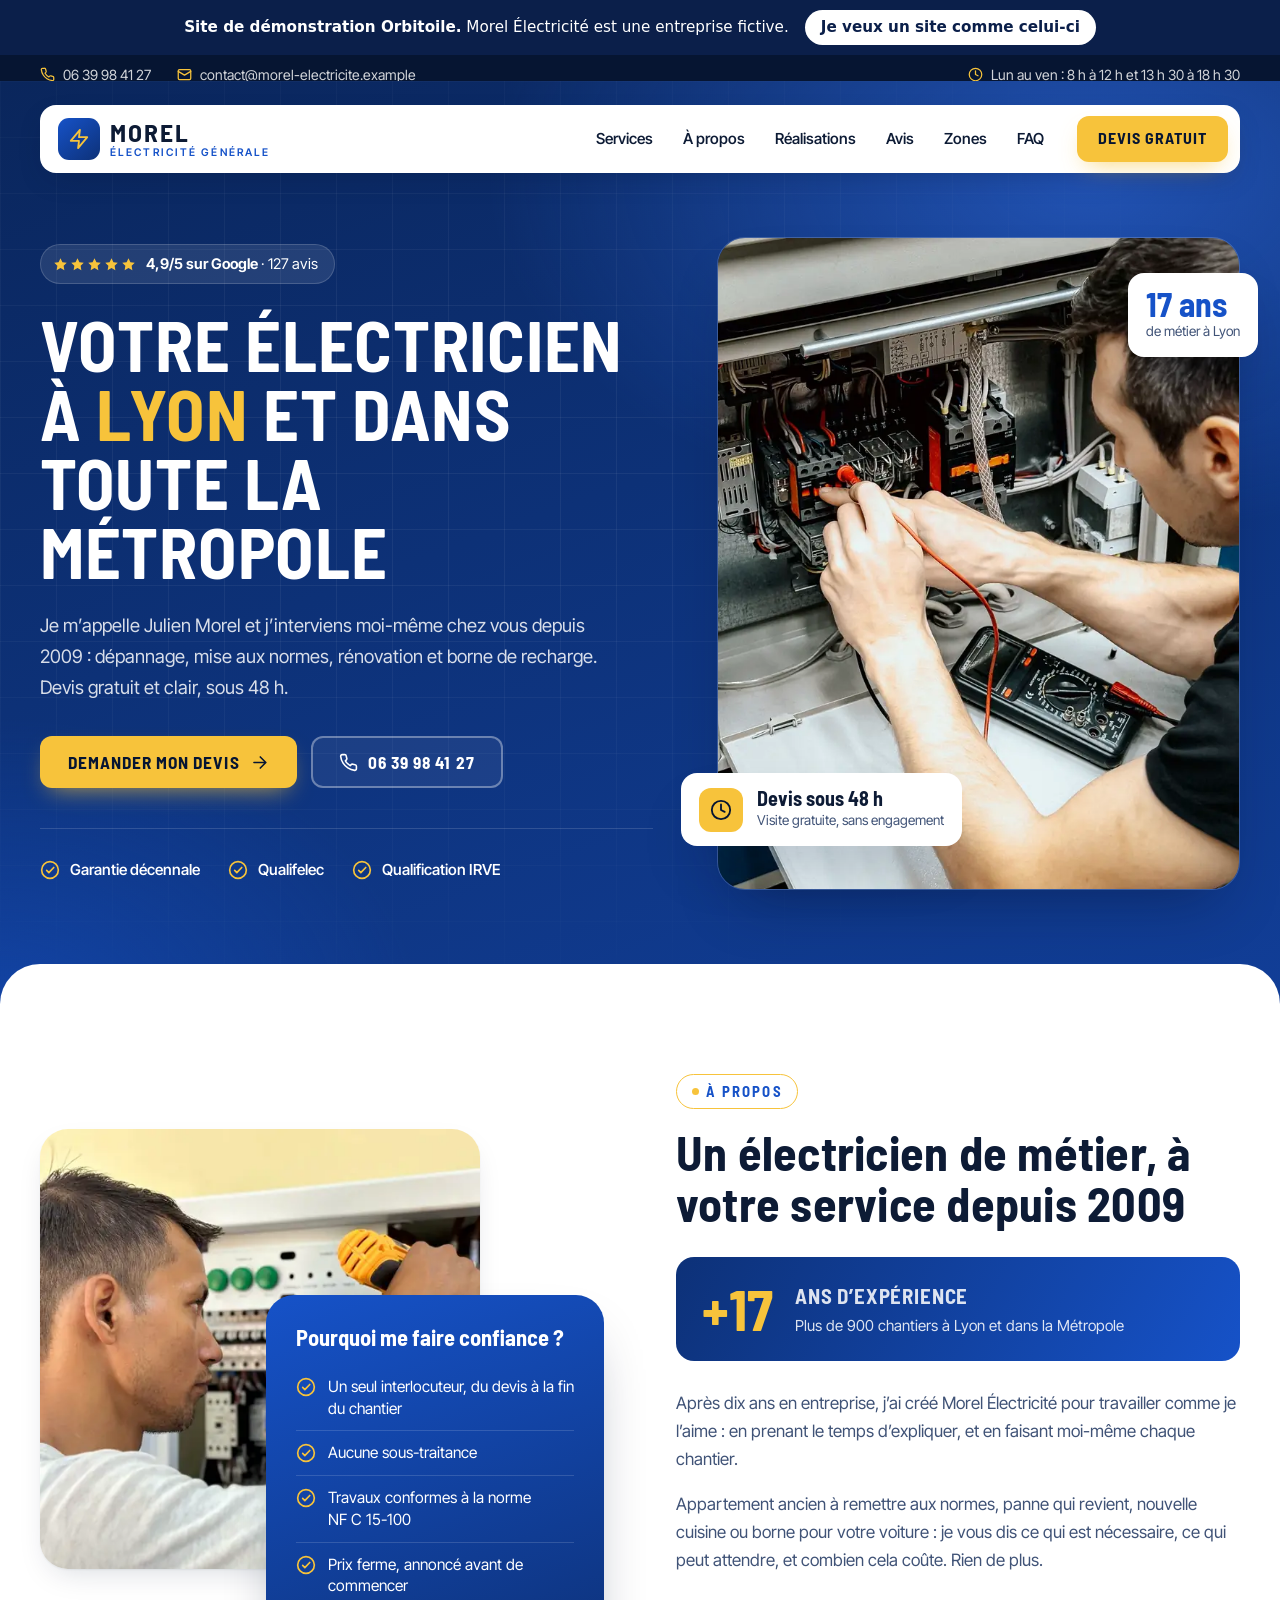
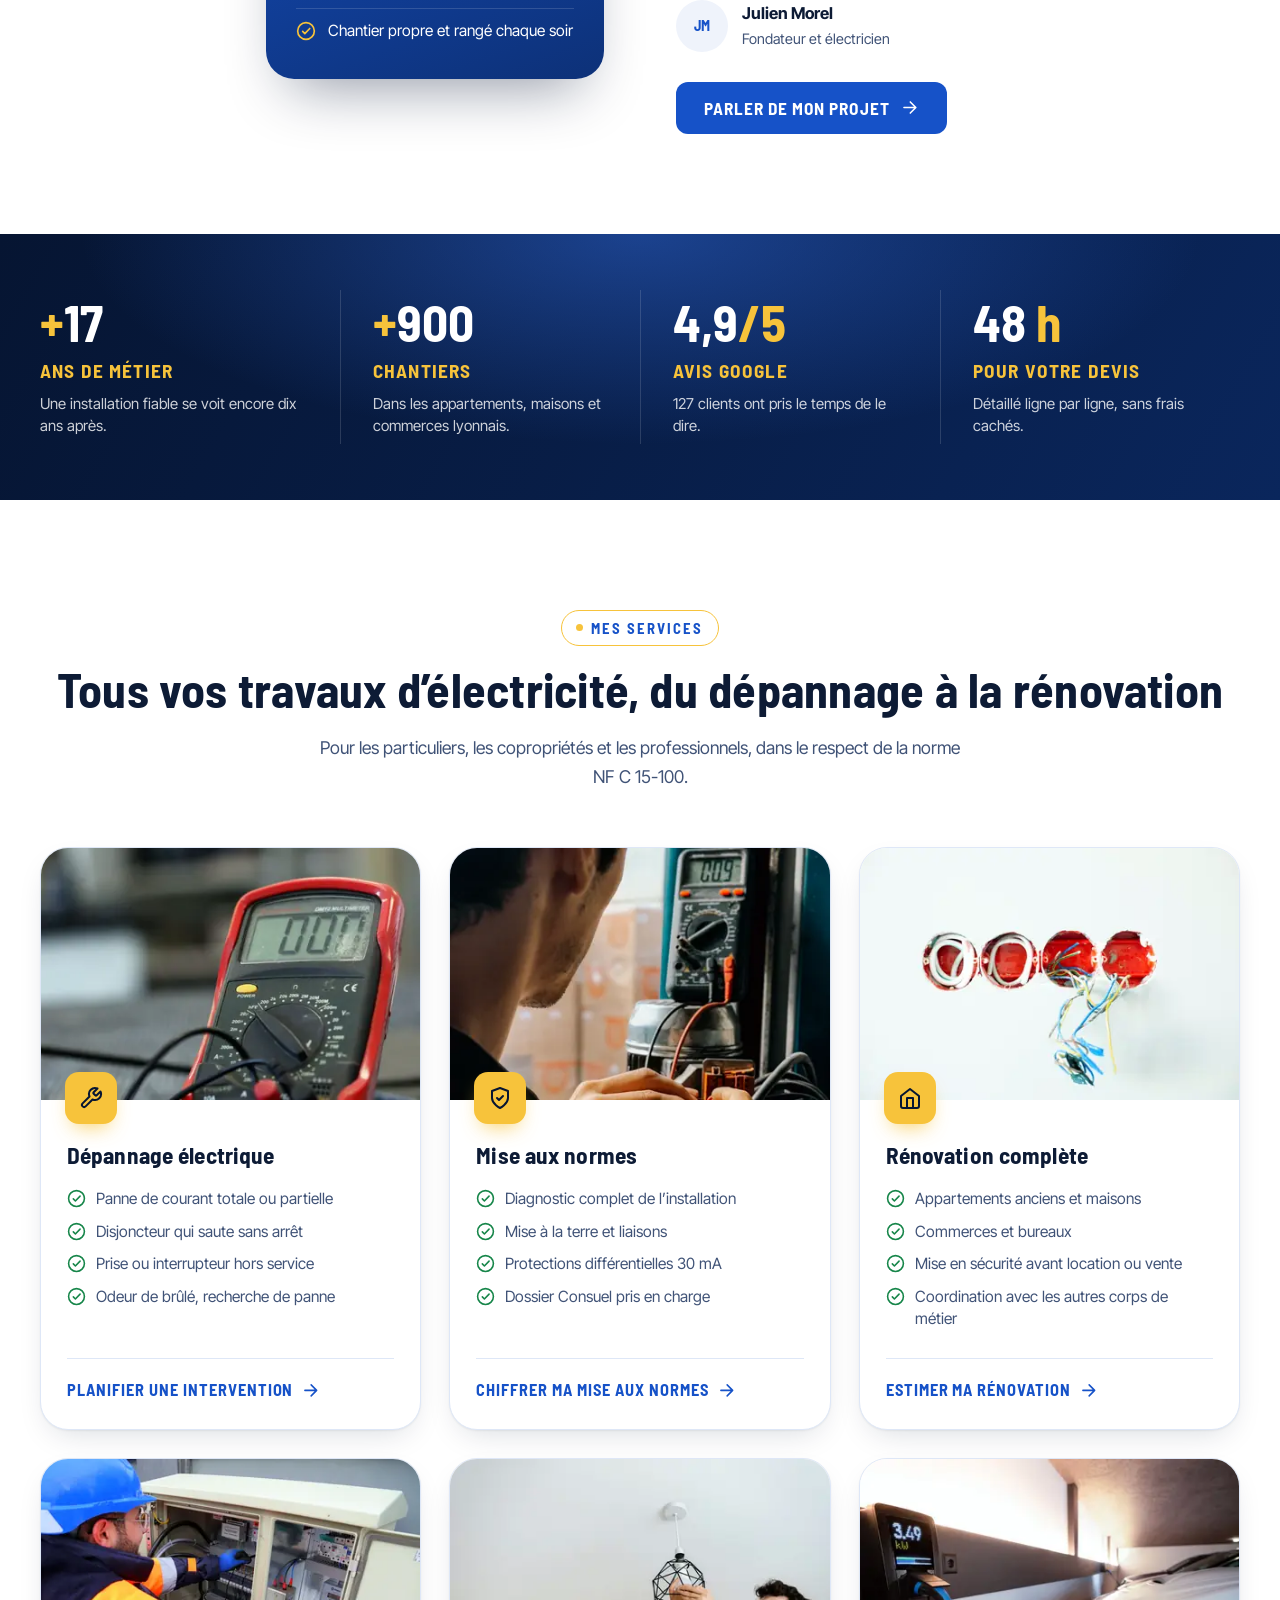
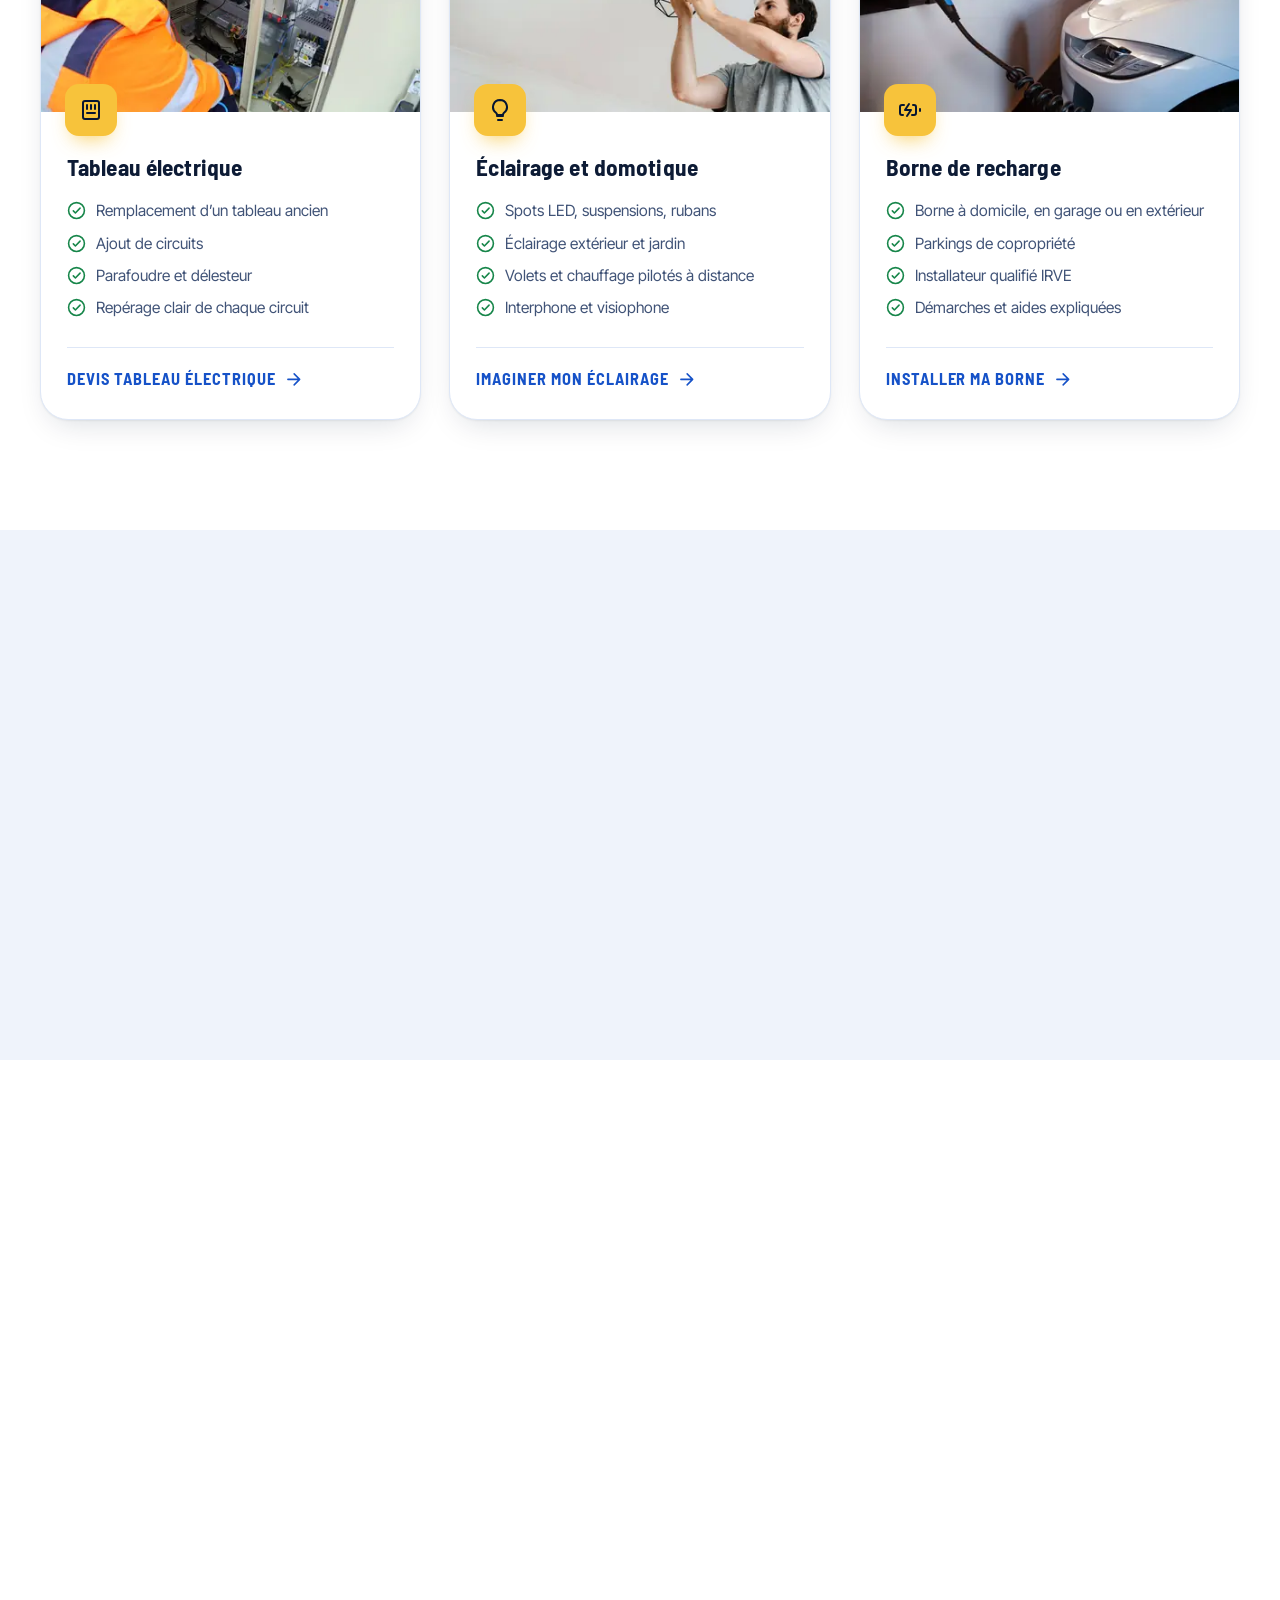
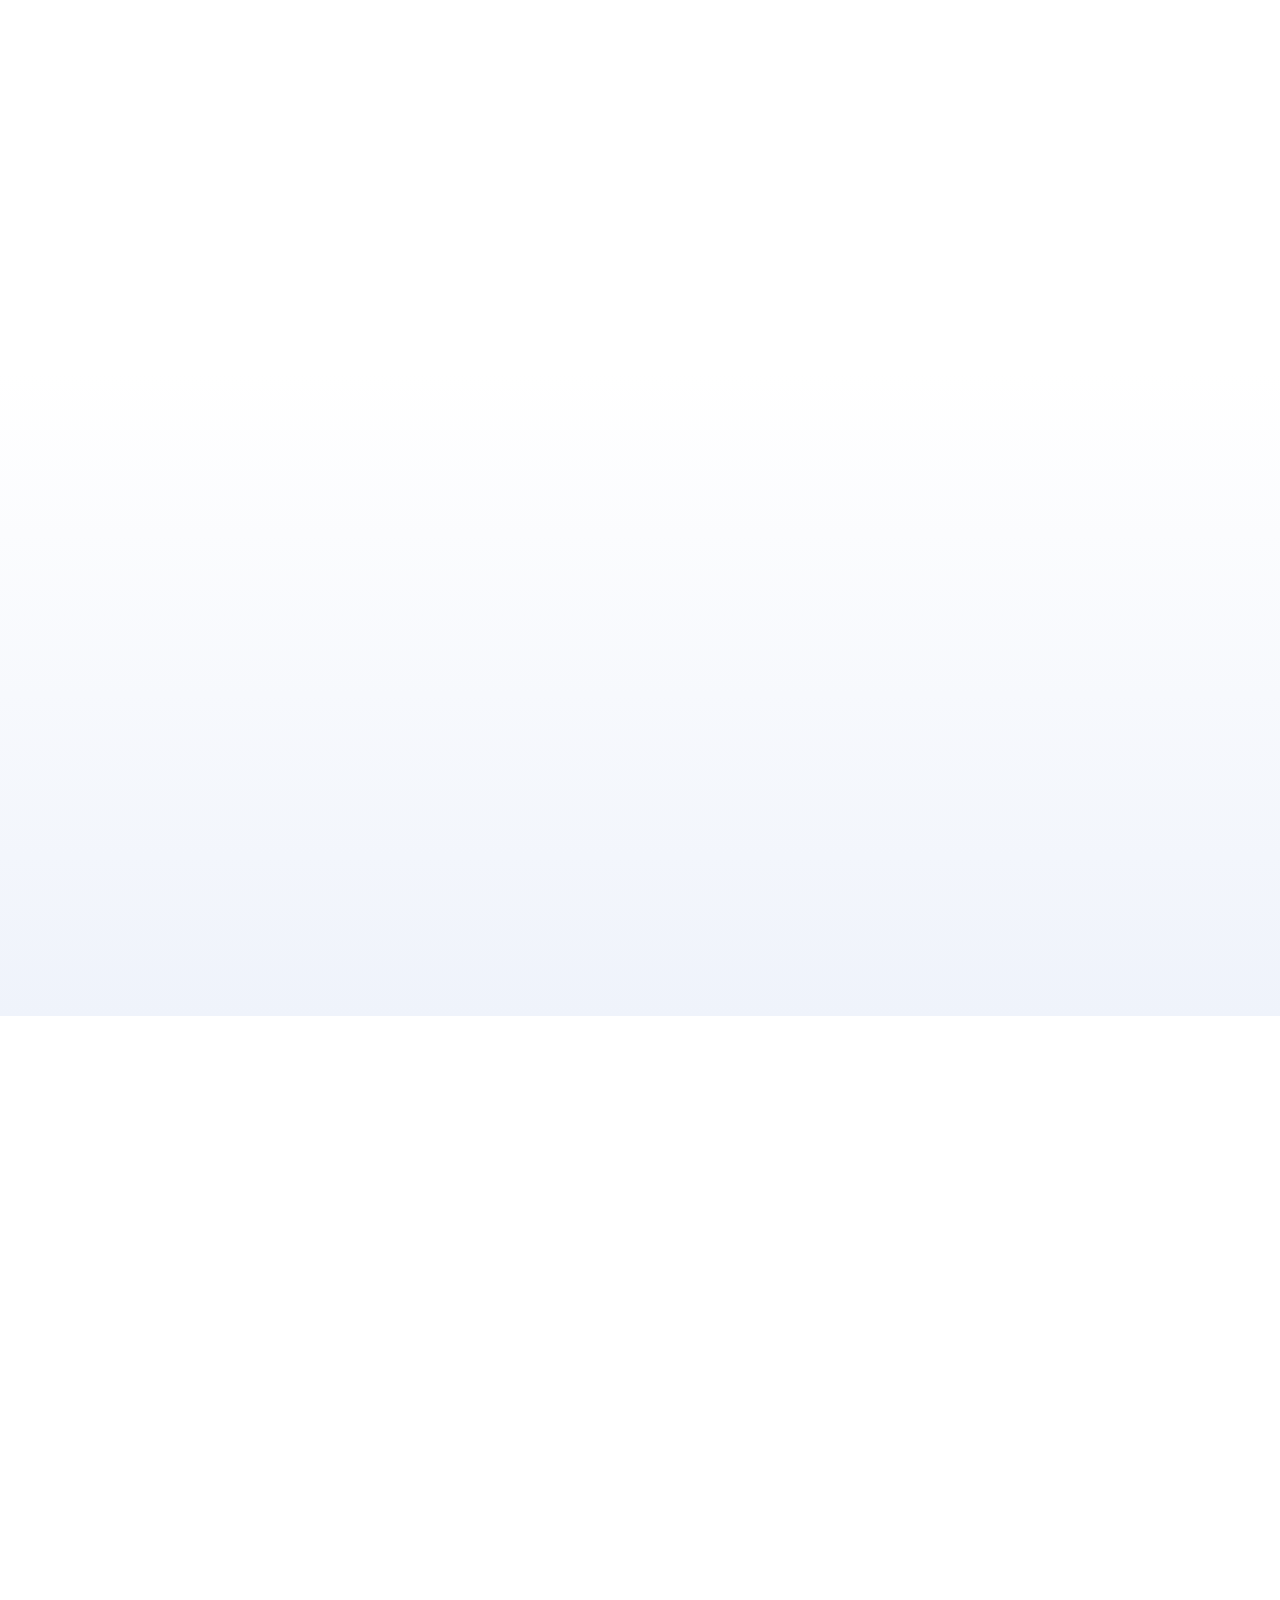
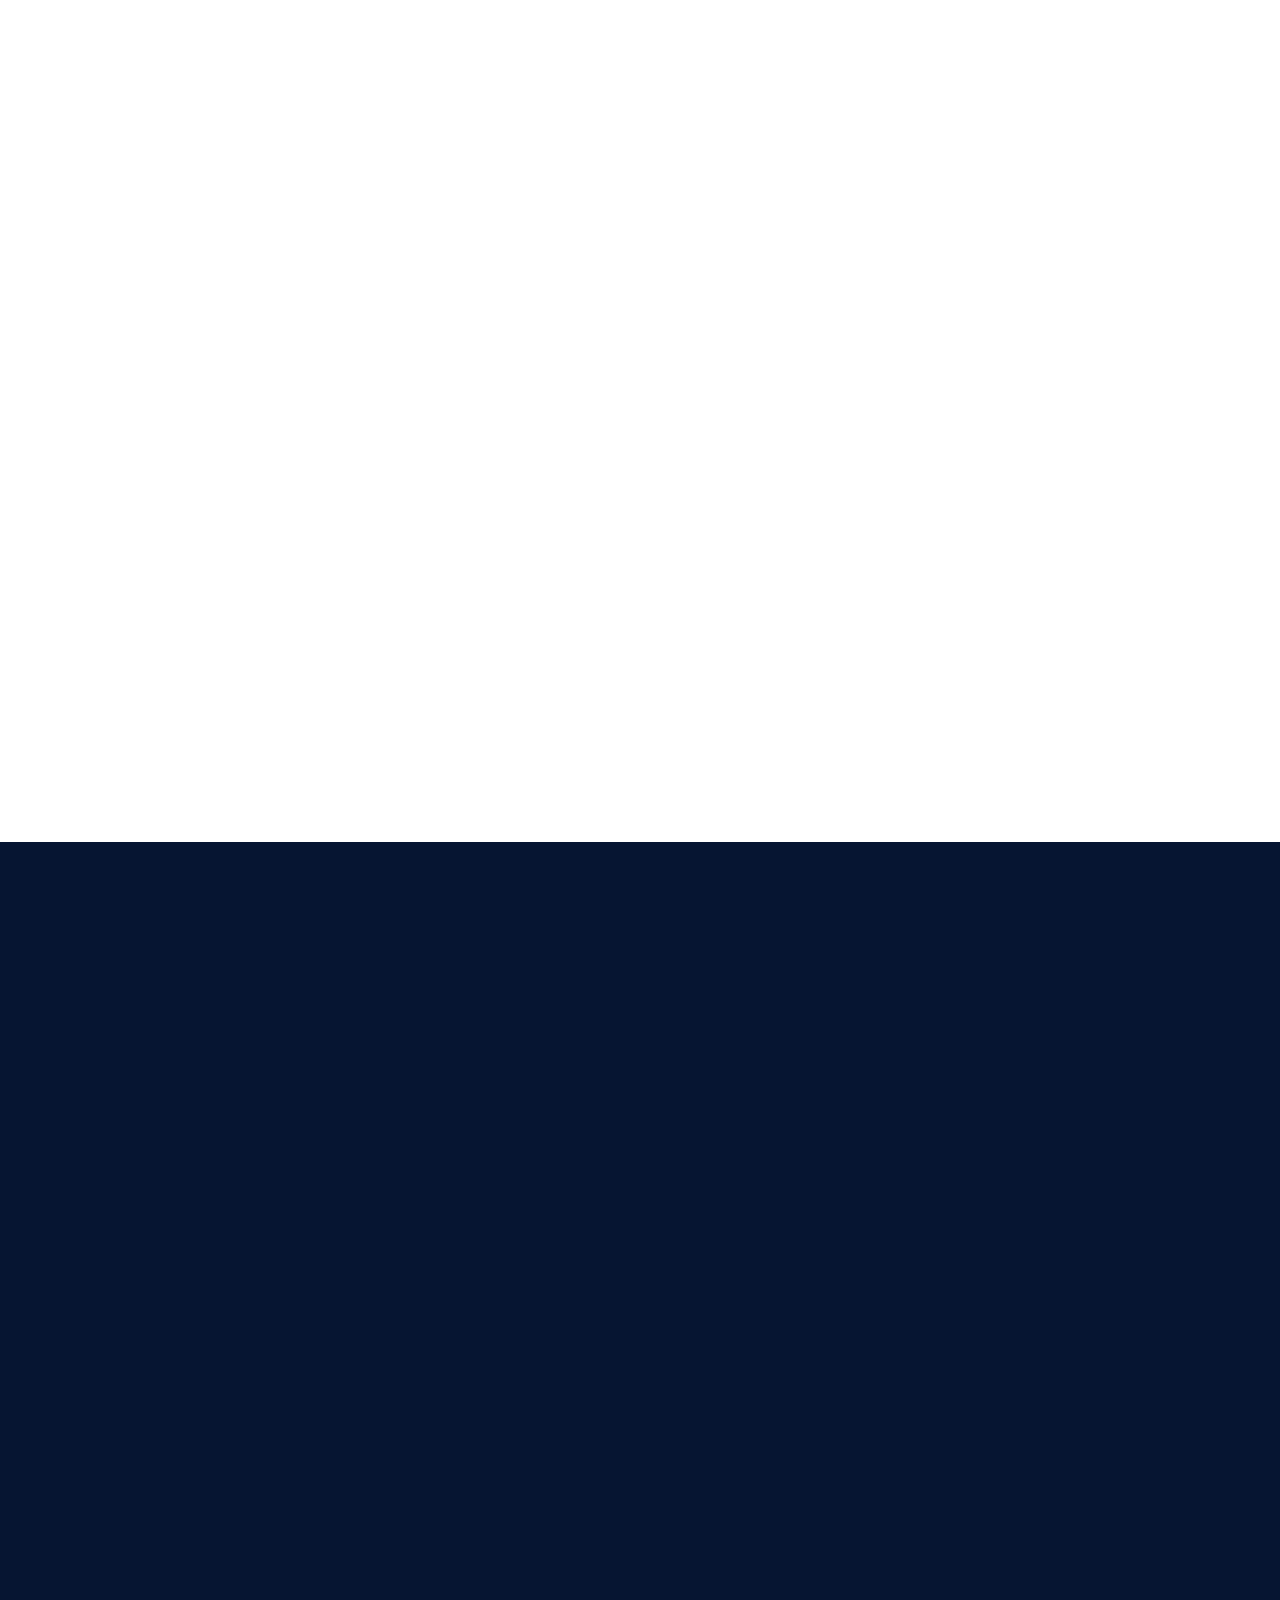
<file: index.html>
<!doctype html>
<html lang="fr">
<head>
<meta charset="utf-8">
<meta name="viewport" content="width=device-width, initial-scale=1">
<meta name="robots" content="noindex, nofollow">
<title>Électricien à Lyon et dans la Métropole | Morel Électricité</title>
<meta name="description" content="Électricien à Lyon depuis 2009 : dépannage, mise aux normes, rénovation électrique et borne de recharge. Un seul interlocuteur, devis gratuit sous 48 h.">
<link rel="canonical" href="https://demo.orbitoile.fr/artisan/">
<meta property="og:type" content="website">
<meta property="og:locale" content="fr_FR">
<meta property="og:site_name" content="Morel Électricité">
<meta property="og:title" content="Électricien à Lyon et dans la Métropole | Morel Électricité">
<meta property="og:description" content="Électricien à Lyon depuis 2009 : dépannage, mise aux normes, rénovation électrique et borne de recharge. Un seul interlocuteur, devis gratuit sous 48 h.">
<meta property="og:url" content="https://demo.orbitoile.fr/artisan/">
<meta property="og:image" content="https://demo.orbitoile.fr/artisan/og.jpg">
<meta property="og:image:width" content="1200">
<meta property="og:image:height" content="630">
<meta name="theme-color" content="#0D3178">
<link rel="icon" href="favicon.svg" type="image/svg+xml">
<link rel="preload" href="titres-700.woff2" as="font" type="font/woff2" crossorigin>
<link rel="preload" href="texte.woff2" as="font" type="font/woff2" crossorigin>
<link rel="preload" as="image" href="accueil-720.webp" imagesrcset="accueil-480.webp 480w, accueil-720.webp 720w, accueil-960.webp 960w" imagesizes="(max-width: 1080px) 92vw, 500px" fetchpriority="high">
<link rel="stylesheet" href="style.css?v=e8752f01">
<link rel="stylesheet" href="demo.css">
</head>
<body>
<aside class="demo-bandeau" aria-label="Site de démonstration"><span><b>Site de démonstration Orbitoile.</b> Morel Électricité est une entreprise fictive.</span><a href="https://orbitoile.fr/">Je veux un site comme celui-ci</a></aside>
<svg class="sprite" aria-hidden="true"><symbol id="i-ampoule" viewBox="0 0 24 24"><path d="M9 18h6M10 22h4M12 2a7 7 0 0 0-4 12.7c.6.5 1 1.3 1 2.3h6c0-1 .4-1.8 1-2.3A7 7 0 0 0 12 2z"/></symbol><symbol id="i-borne" viewBox="0 0 24 24"><path d="M15 7h1a2 2 0 0 1 2 2v6a2 2 0 0 1-2 2h-2M6 7H4a2 2 0 0 0-2 2v6a2 2 0 0 0 2 2h1M22 11v2M11 6l-4 6h6l-4 6"/></symbol><symbol id="i-bouclier" viewBox="0 0 24 24"><path d="M12 22s8-4 8-10V5l-8-3-8 3v7c0 6 8 10 8 10z"/><path d="m9 12 2 2 4-4"/></symbol><symbol id="i-cle" viewBox="0 0 24 24"><path d="M14.7 6.3a1 1 0 0 0 0 1.4l1.6 1.6a1 1 0 0 0 1.4 0l3.77-3.77a6 6 0 0 1-7.94 7.94l-6.91 6.91a2.12 2.12 0 0 1-3-3l6.91-6.91a6 6 0 0 1 7.94-7.94z"/></symbol><symbol id="i-coche" viewBox="0 0 24 24"><circle cx="12" cy="12" r="10"/><path d="m8 12.5 2.6 2.6L16.5 9"/></symbol><symbol id="i-eclair" viewBox="0 0 24 24"><path d="M13 2 3 14h9l-1 8 10-12h-9l1-8z"/></symbol><symbol id="i-etoile" viewBox="0 0 24 24"><path d="m12 2 3.09 6.26L22 9.27l-5 4.87 1.18 6.88L12 17.77l-6.18 3.25L7 14.14 2 9.27l6.91-1.01z"/></symbol><symbol id="i-fermer" viewBox="0 0 24 24"><path d="M18 6 6 18M6 6l12 12"/></symbol><symbol id="i-fleche" viewBox="0 0 24 24"><path d="M5 12h14M13 5l7 7-7 7"/></symbol><symbol id="i-horloge" viewBox="0 0 24 24"><circle cx="12" cy="12" r="10"/><path d="M12 6v6l4 2"/></symbol><symbol id="i-mail" viewBox="0 0 24 24"><rect x="2" y="4" width="20" height="16" rx="2"/><path d="m22 7-10 6L2 7"/></symbol><symbol id="i-maison" viewBox="0 0 24 24"><path d="m3 10 9-7 9 7v10a2 2 0 0 1-2 2H5a2 2 0 0 1-2-2z"/><path d="M9 22V12h6v10"/></symbol><symbol id="i-menu" viewBox="0 0 24 24"><path d="M4 7h16M4 12h16M4 17h16"/></symbol><symbol id="i-repere" viewBox="0 0 24 24"><path d="M20 10c0 6-8 12-8 12s-8-6-8-12a8 8 0 0 1 16 0z"/><circle cx="12" cy="10" r="3"/></symbol><symbol id="i-tableau" viewBox="0 0 24 24"><rect x="4" y="3" width="16" height="18" rx="2"/><path d="M8 7v4M12 7v4M16 7v4M8 15h8"/></symbol><symbol id="i-tel" viewBox="0 0 24 24"><path d="M22 16.92v3a2 2 0 0 1-2.18 2 19.8 19.8 0 0 1-8.63-3.07 19.5 19.5 0 0 1-6-6A19.8 19.8 0 0 1 2.12 4.18 2 2 0 0 1 4.11 2h3a2 2 0 0 1 2 1.72c.13.96.36 1.9.7 2.81a2 2 0 0 1-.45 2.11L8.09 9.91a16 16 0 0 0 6 6l1.27-1.27a2 2 0 0 1 2.11-.45c.9.34 1.85.57 2.81.7A2 2 0 0 1 22 16.92z"/></symbol></svg>
<a class="lien-evitement" href="#contenu">Aller au contenu</a>
<div class="bandeau">
  <div class="conteneur">
    <ul>
      <li><svg class="ico" aria-hidden="true"><use href="#i-tel"/></svg><a href="tel:+33639984127">06 39 98 41 27</a></li>
      <li><svg class="ico" aria-hidden="true"><use href="#i-mail"/></svg><a href="mailto:contact@morel-electricite.example">contact@morel-electricite.example</a></li>
    </ul>
    <p><svg class="ico" aria-hidden="true"><use href="#i-horloge"/></svg>Lun au ven : 8 h à 12 h et 13 h 30 à 18 h 30</p>
  </div>
</div>
<header class="entete">
  <div class="conteneur entete-carte">
    <a class="logo" href="#haut"><span class="logo-icone"><svg class="ico" aria-hidden="true"><use href="#i-eclair"/></svg></span><span class="logo-texte"><span class="logo-nom">Morel</span><span class="logo-metier">Électricité générale</span></span></a>
    <nav class="nav-pc" aria-label="Menu principal"><ul><li><a href="#services">Services</a></li><li><a href="#apropos">À propos</a></li><li><a href="#realisations">Réalisations</a></li><li><a href="#avis">Avis</a></li><li><a href="#zones">Zones</a></li><li><a href="#faq">FAQ</a></li></ul></nav>
    <a class="btn btn-accent btn-devis" href="#contact">Devis gratuit</a>
    <a class="appel-mobile" href="tel:+33639984127" aria-label="Appeler le 06 39 98 41 27"><svg class="ico" aria-hidden="true"><use href="#i-tel"/></svg></a>
    <details class="menu-mobile">
      <summary aria-label="Ouvrir le menu"><svg class="ico ico-ouvrir" aria-hidden="true"><use href="#i-menu"/></svg><svg class="ico ico-fermer" aria-hidden="true"><use href="#i-fermer"/></svg></summary>
      <nav class="menu-panneau" aria-label="Menu mobile">
        <ul><li><a href="#services">Services</a></li><li><a href="#apropos">À propos</a></li><li><a href="#realisations">Réalisations</a></li><li><a href="#avis">Avis clients</a></li><li><a href="#zones">Zones d’intervention</a></li><li><a href="#faq">Questions fréquentes</a></li></ul>
        <a class="btn btn-accent" href="#contact">Demander mon devis</a>
      </nav>
    </details>
  </div>
</header>
<main id="contenu">
<section class="heros" id="haut">
  <div class="conteneur heros-grille">
    <div>
      <p class="note"><span class="etoiles"><svg class="ico ico-plein" aria-hidden="true"><use href="#i-etoile"/></svg><svg class="ico ico-plein" aria-hidden="true"><use href="#i-etoile"/></svg><svg class="ico ico-plein" aria-hidden="true"><use href="#i-etoile"/></svg><svg class="ico ico-plein" aria-hidden="true"><use href="#i-etoile"/></svg><svg class="ico ico-plein" aria-hidden="true"><use href="#i-etoile"/></svg></span><span><strong>4,9/5 sur Google</strong> · 127 avis</span></p>
      <h1>Votre électricien à <span>Lyon</span> et dans toute la Métropole</h1>
      <p class="heros-texte">Je m’appelle Julien Morel et j’interviens moi-même chez vous depuis 2009 : dépannage, mise aux normes, rénovation et borne de recharge. Devis gratuit et clair, sous 48 h.</p>
      <div class="heros-actions">
        <a class="btn btn-accent" href="#contact">Demander mon devis<svg class="ico" aria-hidden="true"><use href="#i-fleche"/></svg></a>
        <a class="btn btn-ligne" href="tel:+33639984127"><svg class="ico" aria-hidden="true"><use href="#i-tel"/></svg>06 39 98 41 27</a>
      </div>
      <ul class="garanties"><li><svg class="ico" aria-hidden="true"><use href="#i-coche"/></svg>Garantie décennale</li><li><svg class="ico" aria-hidden="true"><use href="#i-coche"/></svg>Qualifelec</li><li><svg class="ico" aria-hidden="true"><use href="#i-coche"/></svg>Qualification IRVE</li></ul>
    </div>
    <div class="heros-visuel">
      <div class="heros-photo"><img src="accueil-720.webp" srcset="accueil-480.webp 480w, accueil-720.webp 720w, accueil-960.webp 960w" sizes="(max-width: 1080px) 92vw, 500px" width="720" height="900" alt="Julien Morel, électricien, contrôle un tableau électrique au multimètre" fetchpriority="high"></div>
      <div class="pastille pastille-haut"><strong>17 ans</strong><small>de métier à Lyon</small></div>
      <div class="pastille pastille-bas"><span class="pastille-ico"><svg class="ico" aria-hidden="true"><use href="#i-horloge"/></svg></span><span><strong>Devis sous 48 h</strong><small>Visite gratuite, sans engagement</small></span></div>
    </div>
  </div>
</section>
<div class="recouvre">
<section class="apropos" id="apropos">
  <div class="conteneur apropos-grille">
    <div class="apropos-visuel">
      <div class="apropos-photo"><img src="a-propos-820.webp" srcset="a-propos-520.webp 520w, a-propos-820.webp 820w" sizes="(max-width: 1080px) 92vw, 440px" width="820" height="820" alt="Pose d’un nouveau tableau électrique chez un client" loading="lazy" decoding="async"></div>
      <div class="confiance">
        <p class="confiance-titre">Pourquoi me faire confiance ?</p>
        <ul><li><svg class="ico" aria-hidden="true"><use href="#i-coche"/></svg><span>Un seul interlocuteur, du devis à la fin du chantier</span></li><li><svg class="ico" aria-hidden="true"><use href="#i-coche"/></svg><span>Aucune sous-traitance</span></li><li><svg class="ico" aria-hidden="true"><use href="#i-coche"/></svg><span>Travaux conformes à la norme NF C 15-100</span></li><li><svg class="ico" aria-hidden="true"><use href="#i-coche"/></svg><span>Prix ferme, annoncé avant de commencer</span></li><li><svg class="ico" aria-hidden="true"><use href="#i-coche"/></svg><span>Chantier propre et rangé chaque soir</span></li></ul>
      </div>
    </div>
    <div class="apropos-texte">
      <span class="etiquette">À propos</span>
      <h2>Un électricien de métier, à votre service depuis 2009</h2>
      <div class="experience"><b>+17</b><span><strong>Ans d’expérience</strong>Plus de 900 chantiers à Lyon et dans la Métropole</span></div>
      <p>Après dix ans en entreprise, j’ai créé Morel Électricité pour travailler comme je l’aime : en prenant le temps d’expliquer, et en faisant moi-même chaque chantier.</p><p>Appartement ancien à remettre aux normes, panne qui revient, nouvelle cuisine ou borne pour votre voiture : je vous dis ce qui est nécessaire, ce qui peut attendre, et combien cela coûte. Rien de plus.</p>
      <div class="signature">
        <span class="signature-initiales" aria-hidden="true">JM</span>
        <span><b>Julien Morel</b><span>Fondateur et électricien</span></span>
      </div>
      <a class="btn btn-marque" href="#contact">Parler de mon projet<svg class="ico" aria-hidden="true"><use href="#i-fleche"/></svg></a>
    </div>
  </div>
</section>
<section class="chiffres" aria-label="En chiffres"><div class="conteneur"><ul><li><b><i>+</i>17</b><strong>Ans de métier</strong><span>Une installation fiable se voit encore dix ans après.</span></li><li><b><i>+</i>900</b><strong>Chantiers</strong><span>Dans les appartements, maisons et commerces lyonnais.</span></li><li><b>4,9<i>/5</i></b><strong>Avis Google</strong><span>127 clients ont pris le temps de le dire.</span></li><li><b>48<i> h</i></b><strong>Pour votre devis</strong><span>Détaillé ligne par ligne, sans frais cachés.</span></li></ul></div></section>
<section class="services" id="services">
  <div class="conteneur">
    <div class="entete-section">
      <span class="etiquette">Mes services</span>
      <h2>Tous vos travaux d’électricité, du dépannage à la rénovation</h2>
      <p class="intro">Pour les particuliers, les copropriétés et les professionnels, dans le respect de la norme NF C 15-100.</p>
    </div>
    <div class="services-grille">
<article class="carte">
  <div class="carte-photo"><img src="service-1-depannage-electrique-720.webp" srcset="service-1-depannage-electrique-420.webp 420w, service-1-depannage-electrique-720.webp 720w" sizes="(max-width: 860px) 92vw, (max-width: 1080px) 46vw, 380px" width="720" height="480" alt="Dépannage électrique" loading="lazy" decoding="async"><span class="carte-ico"><svg class="ico" aria-hidden="true"><use href="#i-cle"/></svg></span></div>
  <div class="carte-corps">
    <h3>Dépannage électrique</h3>
    <ul class="coches"><li><svg class="ico" aria-hidden="true"><use href="#i-coche"/></svg><span>Panne de courant totale ou partielle</span></li><li><svg class="ico" aria-hidden="true"><use href="#i-coche"/></svg><span>Disjoncteur qui saute sans arrêt</span></li><li><svg class="ico" aria-hidden="true"><use href="#i-coche"/></svg><span>Prise ou interrupteur hors service</span></li><li><svg class="ico" aria-hidden="true"><use href="#i-coche"/></svg><span>Odeur de brûlé, recherche de panne</span></li></ul>
    <a class="carte-lien" href="#contact">Planifier une intervention<svg class="ico" aria-hidden="true"><use href="#i-fleche"/></svg></a>
  </div>
</article><article class="carte">
  <div class="carte-photo"><img src="service-2-mise-aux-normes-720.webp" srcset="service-2-mise-aux-normes-420.webp 420w, service-2-mise-aux-normes-720.webp 720w" sizes="(max-width: 860px) 92vw, (max-width: 1080px) 46vw, 380px" width="720" height="480" alt="Mise aux normes" loading="lazy" decoding="async"><span class="carte-ico"><svg class="ico" aria-hidden="true"><use href="#i-bouclier"/></svg></span></div>
  <div class="carte-corps">
    <h3>Mise aux normes</h3>
    <ul class="coches"><li><svg class="ico" aria-hidden="true"><use href="#i-coche"/></svg><span>Diagnostic complet de l’installation</span></li><li><svg class="ico" aria-hidden="true"><use href="#i-coche"/></svg><span>Mise à la terre et liaisons</span></li><li><svg class="ico" aria-hidden="true"><use href="#i-coche"/></svg><span>Protections différentielles 30 mA</span></li><li><svg class="ico" aria-hidden="true"><use href="#i-coche"/></svg><span>Dossier Consuel pris en charge</span></li></ul>
    <a class="carte-lien" href="#contact">Chiffrer ma mise aux normes<svg class="ico" aria-hidden="true"><use href="#i-fleche"/></svg></a>
  </div>
</article><article class="carte">
  <div class="carte-photo"><img src="service-3-renovation-complete-720.webp" srcset="service-3-renovation-complete-420.webp 420w, service-3-renovation-complete-720.webp 720w" sizes="(max-width: 860px) 92vw, (max-width: 1080px) 46vw, 380px" width="720" height="480" alt="Rénovation complète" loading="lazy" decoding="async"><span class="carte-ico"><svg class="ico" aria-hidden="true"><use href="#i-maison"/></svg></span></div>
  <div class="carte-corps">
    <h3>Rénovation complète</h3>
    <ul class="coches"><li><svg class="ico" aria-hidden="true"><use href="#i-coche"/></svg><span>Appartements anciens et maisons</span></li><li><svg class="ico" aria-hidden="true"><use href="#i-coche"/></svg><span>Commerces et bureaux</span></li><li><svg class="ico" aria-hidden="true"><use href="#i-coche"/></svg><span>Mise en sécurité avant location ou vente</span></li><li><svg class="ico" aria-hidden="true"><use href="#i-coche"/></svg><span>Coordination avec les autres corps de métier</span></li></ul>
    <a class="carte-lien" href="#contact">Estimer ma rénovation<svg class="ico" aria-hidden="true"><use href="#i-fleche"/></svg></a>
  </div>
</article><article class="carte">
  <div class="carte-photo"><img src="service-4-tableau-electrique-720.webp" srcset="service-4-tableau-electrique-420.webp 420w, service-4-tableau-electrique-720.webp 720w" sizes="(max-width: 860px) 92vw, (max-width: 1080px) 46vw, 380px" width="720" height="480" alt="Tableau électrique" loading="lazy" decoding="async"><span class="carte-ico"><svg class="ico" aria-hidden="true"><use href="#i-tableau"/></svg></span></div>
  <div class="carte-corps">
    <h3>Tableau électrique</h3>
    <ul class="coches"><li><svg class="ico" aria-hidden="true"><use href="#i-coche"/></svg><span>Remplacement d’un tableau ancien</span></li><li><svg class="ico" aria-hidden="true"><use href="#i-coche"/></svg><span>Ajout de circuits</span></li><li><svg class="ico" aria-hidden="true"><use href="#i-coche"/></svg><span>Parafoudre et délesteur</span></li><li><svg class="ico" aria-hidden="true"><use href="#i-coche"/></svg><span>Repérage clair de chaque circuit</span></li></ul>
    <a class="carte-lien" href="#contact">Devis tableau électrique<svg class="ico" aria-hidden="true"><use href="#i-fleche"/></svg></a>
  </div>
</article><article class="carte">
  <div class="carte-photo"><img src="service-5-eclairage-et-domotique-720.webp" srcset="service-5-eclairage-et-domotique-420.webp 420w, service-5-eclairage-et-domotique-720.webp 720w" sizes="(max-width: 860px) 92vw, (max-width: 1080px) 46vw, 380px" width="720" height="480" alt="Éclairage et domotique" loading="lazy" decoding="async"><span class="carte-ico"><svg class="ico" aria-hidden="true"><use href="#i-ampoule"/></svg></span></div>
  <div class="carte-corps">
    <h3>Éclairage et domotique</h3>
    <ul class="coches"><li><svg class="ico" aria-hidden="true"><use href="#i-coche"/></svg><span>Spots LED, suspensions, rubans</span></li><li><svg class="ico" aria-hidden="true"><use href="#i-coche"/></svg><span>Éclairage extérieur et jardin</span></li><li><svg class="ico" aria-hidden="true"><use href="#i-coche"/></svg><span>Volets et chauffage pilotés à distance</span></li><li><svg class="ico" aria-hidden="true"><use href="#i-coche"/></svg><span>Interphone et visiophone</span></li></ul>
    <a class="carte-lien" href="#contact">Imaginer mon éclairage<svg class="ico" aria-hidden="true"><use href="#i-fleche"/></svg></a>
  </div>
</article><article class="carte">
  <div class="carte-photo"><img src="service-6-borne-de-recharge-720.webp" srcset="service-6-borne-de-recharge-420.webp 420w, service-6-borne-de-recharge-720.webp 720w" sizes="(max-width: 860px) 92vw, (max-width: 1080px) 46vw, 380px" width="720" height="480" alt="Borne de recharge" loading="lazy" decoding="async"><span class="carte-ico"><svg class="ico" aria-hidden="true"><use href="#i-borne"/></svg></span></div>
  <div class="carte-corps">
    <h3>Borne de recharge</h3>
    <ul class="coches"><li><svg class="ico" aria-hidden="true"><use href="#i-coche"/></svg><span>Borne à domicile, en garage ou en extérieur</span></li><li><svg class="ico" aria-hidden="true"><use href="#i-coche"/></svg><span>Parkings de copropriété</span></li><li><svg class="ico" aria-hidden="true"><use href="#i-coche"/></svg><span>Installateur qualifié IRVE</span></li><li><svg class="ico" aria-hidden="true"><use href="#i-coche"/></svg><span>Démarches et aides expliquées</span></li></ul>
    <a class="carte-lien" href="#contact">Installer ma borne<svg class="ico" aria-hidden="true"><use href="#i-fleche"/></svg></a>
  </div>
</article>
    </div>
  </div>
</section>
<section class="etapes" aria-labelledby="titre-etapes">
  <div class="conteneur">
    <div class="entete-section">
      <span class="etiquette">Comment ça se passe</span>
      <h2 id="titre-etapes">Quatre étapes, aucune surprise</h2>
    </div>
    <ol><li><h3>Vous m’appelez</h3><p>Ou vous remplissez le formulaire. Je vous rappelle dans la journée.</p></li><li><h3>Je passe voir</h3><p>Visite gratuite pour comprendre votre installation et vos besoins.</p></li><li><h3>Devis sous 48 h</h3><p>Chaque ligne est expliquée. Le prix annoncé est le prix payé.</p></li><li><h3>Travaux et attestation</h3><p>Chantier propre, essais devant vous, attestation remise à la fin.</p></li></ol>
  </div>
</section>
<section class="realisations" id="realisations">
  <div class="conteneur">
    <div class="realisations-tete">
      <div>
        <span class="etiquette">Réalisations</span>
        <h2>Quelques chantiers récents</h2>
      </div>
      <div>
        <p>Cuisines, salons, tableaux, prises : un aperçu des derniers chantiers réalisés à Lyon et autour.</p>
        <a class="btn btn-accent" href="#contact">Un projet ? Devis gratuit</a>
      </div>
    </div>
    <ul class="galerie galerie-6"><li><figure><img src="chantier-1-880.webp" srcset="chantier-1-520.webp 520w, chantier-1-880.webp 880w" sizes="(max-width: 860px) 92vw, 590px" width="880" height="660" alt="Cuisine ouverte, Lyon 6e · Suspensions et LED sous meubles" loading="lazy" decoding="async"><figcaption><b>Cuisine ouverte</b>Lyon 6e · Suspensions et LED sous meubles</figcaption></figure></li><li><figure><img src="chantier-2-640.webp" srcset="chantier-2-400.webp 400w, chantier-2-640.webp 640w" sizes="(max-width: 860px) 46vw, 290px" width="640" height="853" alt="Rubans LED, Écully · Éclairage indirect" loading="lazy" decoding="async"><figcaption><b>Rubans LED</b>Écully · Éclairage indirect</figcaption></figure></li><li><figure><img src="chantier-3-880.webp" srcset="chantier-3-520.webp 520w, chantier-3-880.webp 880w" sizes="(max-width: 860px) 46vw, 290px" width="880" height="660" alt="Luminaires, Villeurbanne" loading="lazy" decoding="async"><figcaption><b>Luminaires</b>Villeurbanne</figcaption></figure></li><li><figure><img src="chantier-4-880.webp" srcset="chantier-4-520.webp 520w, chantier-4-880.webp 880w" sizes="(max-width: 860px) 46vw, 290px" width="880" height="660" alt="Rénovation complète, Lyon 3e" loading="lazy" decoding="async"><figcaption><b>Rénovation complète</b>Lyon 3e</figcaption></figure></li><li><figure><img src="chantier-5-880.webp" srcset="chantier-5-520.webp 520w, chantier-5-880.webp 880w" sizes="(max-width: 860px) 46vw, 290px" width="880" height="660" alt="Îlot central, Caluire-et-Cuire" loading="lazy" decoding="async"><figcaption><b>Îlot central</b>Caluire-et-Cuire</figcaption></figure></li><li><figure><img src="chantier-6-880.webp" srcset="chantier-6-520.webp 520w, chantier-6-880.webp 880w" sizes="(max-width: 860px) 46vw, 290px" width="880" height="660" alt="Prises et circuits, Tassin-la-Demi-Lune" loading="lazy" decoding="async"><figcaption><b>Prises et circuits</b>Tassin-la-Demi-Lune</figcaption></figure></li></ul>
  </div>
</section>
<section class="avis" id="avis">
  <div class="conteneur">
    <div class="entete-section">
      <span class="etiquette">Avis clients</span>
      <h2>Ce que disent mes clients</h2>
    </div>
    <div class="avis-grille">
      <div class="avis-resume">
  <b>4,9</b>
  <span class="etoiles" role="img" aria-label="Note de 4,9 sur 5"><svg class="ico ico-plein" aria-hidden="true"><use href="#i-etoile"/></svg><svg class="ico ico-plein" aria-hidden="true"><use href="#i-etoile"/></svg><svg class="ico ico-plein" aria-hidden="true"><use href="#i-etoile"/></svg><svg class="ico ico-plein" aria-hidden="true"><use href="#i-etoile"/></svg><svg class="ico ico-plein" aria-hidden="true"><use href="#i-etoile"/></svg></span>
  <p>Note moyenne sur 127 avis Google.</p>
  <span class="demo-note">Note et avis fictifs, écrits pour la démonstration.</span>
</div>
      <ul class="avis-cartes"><li class="av1">
  <span class="etoiles" role="img" aria-label="5 étoiles sur 5"><svg class="ico ico-plein" aria-hidden="true"><use href="#i-etoile"/></svg><svg class="ico ico-plein" aria-hidden="true"><use href="#i-etoile"/></svg><svg class="ico ico-plein" aria-hidden="true"><use href="#i-etoile"/></svg><svg class="ico ico-plein" aria-hidden="true"><use href="#i-etoile"/></svg><svg class="ico ico-plein" aria-hidden="true"><use href="#i-etoile"/></svg></span>
  <blockquote>Tableau entièrement refait dans notre appartement des Pentes. Travail soigné, tout est expliqué, et le prix final était celui du devis.</blockquote>
  <div class="auteur"><span class="auteur-initiale" aria-hidden="true">C</span><span><b>Claire D.</b><span>Lyon 1er</span></span></div>
</li><li class="av2">
  <span class="etoiles" role="img" aria-label="5 étoiles sur 5"><svg class="ico ico-plein" aria-hidden="true"><use href="#i-etoile"/></svg><svg class="ico ico-plein" aria-hidden="true"><use href="#i-etoile"/></svg><svg class="ico ico-plein" aria-hidden="true"><use href="#i-etoile"/></svg><svg class="ico ico-plein" aria-hidden="true"><use href="#i-etoile"/></svg><svg class="ico ico-plein" aria-hidden="true"><use href="#i-etoile"/></svg></span>
  <blockquote>Appelé un mardi soir pour un disjoncteur qui sautait, venu le lendemain matin. Panne trouvée en vingt minutes. Je recommande.</blockquote>
  <div class="auteur"><span class="auteur-initiale" aria-hidden="true">M</span><span><b>Mehdi B.</b><span>Villeurbanne</span></span></div>
</li><li class="av3">
  <span class="etoiles" role="img" aria-label="5 étoiles sur 5"><svg class="ico ico-plein" aria-hidden="true"><use href="#i-etoile"/></svg><svg class="ico ico-plein" aria-hidden="true"><use href="#i-etoile"/></svg><svg class="ico ico-plein" aria-hidden="true"><use href="#i-etoile"/></svg><svg class="ico ico-plein" aria-hidden="true"><use href="#i-etoile"/></svg><svg class="ico ico-plein" aria-hidden="true"><use href="#i-etoile"/></svg></span>
  <blockquote>Borne installée dans le parking de la copropriété, démarches avec le syndic comprises. Rapide, propre et de bon conseil.</blockquote>
  <div class="auteur"><span class="auteur-initiale" aria-hidden="true">S</span><span><b>Sophie L.</b><span>Écully</span></span></div>
</li></ul>
    </div>
  </div>
</section>
<section class="zones" id="zones">
  <div class="conteneur">
    <div class="entete-section">
      <span class="etiquette">Zones d'intervention</span>
      <h2>Électricien à Lyon et dans la Métropole</h2>
      <p class="intro">J’interviens sur rendez-vous dans tout Lyon et les communes voisines.</p>
    </div>
    <div class="zones-grille">
      <div class="zone"><h3><svg class="ico" aria-hidden="true"><use href="#i-repere"/></svg>Lyon</h3><ul><li>Lyon 1er</li><li>Lyon 2e</li><li>Lyon 3e</li><li>Lyon 4e</li><li>Lyon 5e</li><li>Lyon 6e</li><li>Lyon 7e</li><li>Lyon 8e</li><li>Lyon 9e</li></ul></div><div class="zone"><h3><svg class="ico" aria-hidden="true"><use href="#i-repere"/></svg>Ouest lyonnais</h3><ul><li>Écully</li><li>Tassin-la-Demi-Lune</li><li>Champagne-au-Mont-d’Or</li><li>Dardilly</li><li>Limonest</li></ul></div><div class="zone"><h3><svg class="ico" aria-hidden="true"><use href="#i-repere"/></svg>Est lyonnais</h3><ul><li>Villeurbanne</li><li>Bron</li><li>Vaulx-en-Velin</li><li>Décines-Charpieu</li><li>Saint-Priest</li></ul></div><div class="zone"><h3><svg class="ico" aria-hidden="true"><use href="#i-repere"/></svg>Nord</h3><ul><li>Caluire-et-Cuire</li><li>Rillieux-la-Pape</li><li>Fontaines-sur-Saône</li><li>Neuville-sur-Saône</li></ul></div><div class="zone"><h3><svg class="ico" aria-hidden="true"><use href="#i-repere"/></svg>Sud</h3><ul><li>Vénissieux</li><li>Oullins-Pierre-Bénite</li><li>Saint-Fons</li><li>Sainte-Foy-lès-Lyon</li><li>Saint-Genis-Laval</li></ul></div>
      <div class="zone zone-appel"><h3>Votre commune n'y est pas ?</h3><p>Appelez-moi : je vous dis tout de suite si je peux venir dans de bonnes conditions.</p><a class="btn btn-accent" href="tel:+33639984127"><svg class="ico" aria-hidden="true"><use href="#i-tel"/></svg>06 39 98 41 27</a></div>
    </div>
  </div>
</section>
<section class="faq" id="faq">
  <div class="conteneur">
    <div class="entete-section">
      <span class="etiquette">Questions fréquentes</span>
      <h2>Vos questions, mes réponses</h2>
    </div>
    <div class="faq-grille"><div><details><summary>Combien coûte une intervention ?</summary><p>Chaque intervention fait l’objet d’un devis gratuit et détaillé avant le début des travaux. Vous connaissez le prix exact à l’avance, sans frais cachés.</p></details><details><summary>Pouvez-vous venir rapidement pour une panne ?</summary><p>Pour une panne, je fais le maximum pour passer dans la journée ou le lendemain. Appelez directement, c’est le plus rapide.</p></details><details><summary>Vos travaux sont-ils garantis ?</summary><p>Oui. Tous mes chantiers sont couverts par une garantie décennale et une assurance responsabilité civile professionnelle. Les attestations sont envoyées sur simple demande.</p></details></div><div><details><summary>Faut-il un Consuel après une rénovation ?</summary><p>Après une rénovation complète, une attestation de conformité visée par le Consuel est en général demandée. Je prépare le dossier et vous accompagne jusqu’au bout.</p></details><details><summary>Installez-vous des bornes en copropriété ?</summary><p>Oui. Je suis qualifié IRVE et je m’occupe aussi des échanges avec le syndic pour l’installation dans votre place de parking.</p></details><details><summary>Travaillez-vous pour les professionnels ?</summary><p>Oui : commerces, bureaux, cabinets et restaurants. J’adapte les horaires du chantier pour ne pas gêner votre activité.</p></details></div></div>
  </div>
</section>
<section class="contact" id="contact">
  <div class="contact-fond"><img src="contact-fond-960.webp" srcset="contact-fond-960.webp 960w, contact-fond-1440.webp 1440w" sizes="100vw" width="960" height="540" alt="" loading="lazy" decoding="async"></div>
  <div class="conteneur contact-grille">
    <div class="contact-texte">
      <span class="etiquette etiquette-claire">Contact et devis</span>
      <h2>Votre devis gratuit en 2 minutes</h2>
      <p>Décrivez votre besoin en quelques mots. Je vous rappelle dans la journée pour en parler et fixer une visite si besoin.</p>
      <ul class="contact-points"><li><svg class="ico" aria-hidden="true"><use href="#i-coche"/></svg>Réponse dans la journée</li><li><svg class="ico" aria-hidden="true"><use href="#i-coche"/></svg>Visite et devis gratuits</li><li><svg class="ico" aria-hidden="true"><use href="#i-coche"/></svg>Sans engagement</li></ul>
      <a class="btn btn-accent" href="tel:+33639984127"><svg class="ico" aria-hidden="true"><use href="#i-tel"/></svg>Appeler le 06 39 98 41 27</a>
    </div>
    <form class="formulaire" action="#contact" method="get" data-email="contact@morel-electricite.example" data-tel="06 39 98 41 27" data-cle="">
<p class="demo-note demo-note-form">Formulaire de démonstration : rien n’est envoyé ni enregistré.</p>
      <h3>Décrivez votre projet</h3>
      
      <input type="checkbox" name="botcheck" hidden>
      <div class="champs">
        <div class="champ"><label for="f-nom">Prénom et nom</label><input id="f-nom" name="nom" autocomplete="name" required></div>
        <div class="champ"><label for="f-tel">Téléphone</label><input id="f-tel" name="telephone" type="tel" autocomplete="tel" required></div>
        <div class="champ"><label for="f-mail">E-mail</label><input id="f-mail" name="email" type="email" autocomplete="email"></div>
        <div class="champ"><label for="f-ville">Commune</label><input id="f-ville" name="commune" autocomplete="address-level2"></div>
        <div class="champ champ-large"><label for="f-besoin">Type de besoin</label><select id="f-besoin" name="besoin"><option>Dépannage</option><option>Mise aux normes</option><option>Rénovation complète</option><option>Tableau électrique</option><option>Éclairage ou domotique</option><option>Borne de recharge</option><option>Autre demande</option></select></div>
        <div class="champ champ-large"><label for="f-msg">Votre message</label><textarea id="f-msg" name="message" rows="4"></textarea></div>
      </div>
      <button class="btn btn-accent" type="submit">Envoyer ma demande<svg class="ico" aria-hidden="true"><use href="#i-fleche"/></svg></button>
      <p class="etat" role="status"></p>
      <p class="rgpd">Vos informations servent uniquement à répondre à votre demande. <a href="confidentialite.html">Confidentialité</a></p>
    </form>
  </div>
</section>
</div>
</main>
<footer class="pied">
  <div class="conteneur">
    <div class="pied-infos">
      <div><span class="pastille-ico"><svg class="ico" aria-hidden="true"><use href="#i-repere"/></svg></span><span><b>Zone d'intervention</b><span>Lyon et Métropole de Lyon</span></span></div>
      <a href="tel:+33639984127"><span class="pastille-ico"><svg class="ico" aria-hidden="true"><use href="#i-tel"/></svg></span><span><b>Téléphone</b><span>06 39 98 41 27</span></span></a>
      <a href="mailto:contact@morel-electricite.example"><span class="pastille-ico"><svg class="ico" aria-hidden="true"><use href="#i-mail"/></svg></span><span><b>E-mail</b><span>contact@morel-electricite.example</span></span></a>
    </div>
    <div class="pied-colonnes">
      <div><a class="logo" href="#haut"><span class="logo-icone"><svg class="ico" aria-hidden="true"><use href="#i-eclair"/></svg></span><span class="logo-texte"><span class="logo-nom">Morel</span><span class="logo-metier">Électricité générale</span></span></a><p>Électricien à Lyon depuis 2009 : dépannage, mise aux normes, rénovation électrique et borne de recharge. Un seul interlocuteur, devis gratuit sous 48 h.</p></div>
      <div><h3>Services</h3><ul><li><a href="#services">Dépannage électrique</a></li><li><a href="#services">Mise aux normes</a></li><li><a href="#services">Rénovation complète</a></li><li><a href="#services">Tableau électrique</a></li><li><a href="#services">Éclairage et domotique</a></li><li><a href="#services">Borne de recharge</a></li></ul></div>
      <div><h3>Zones</h3><ul><li><a href="#zones">Lyon 1er</a></li><li><a href="#zones">Lyon 2e</a></li><li><a href="#zones">Lyon 3e</a></li><li><a href="#zones">Lyon 4e</a></li><li><a href="#zones">Lyon 5e</a></li><li><a href="#zones">Lyon 6e</a></li></ul></div>
      <div><h3>Informations</h3><ul><li><a href="#apropos">À propos</a></li><li><a href="#contact">Demander un devis</a></li><li><a href="#faq">Questions fréquentes</a></li><li><a href="mentions-legales.html">Mentions légales</a></li><li><a href="confidentialite.html">Confidentialité</a></li></ul></div>
    </div>
    <div class="pied-bas">
      <span>© 2026 Morel Électricité · Site sans cookies</span>
      
      <a href="https://orbitoile.fr">Site créé par Orbitoile</a>
    </div>
  </div>
</footer>
<div class="barre-mobile">
  <a class="btn btn-marque" href="tel:+33639984127"><svg class="ico" aria-hidden="true"><use href="#i-tel"/></svg>Appeler</a>
  <a class="btn btn-accent" href="#contact">Devis gratuit</a>
</div>
<script src="demo.js" defer></script>
<script src="site.js?v=4be8514f" defer></script>
</body>
</html>
</file>
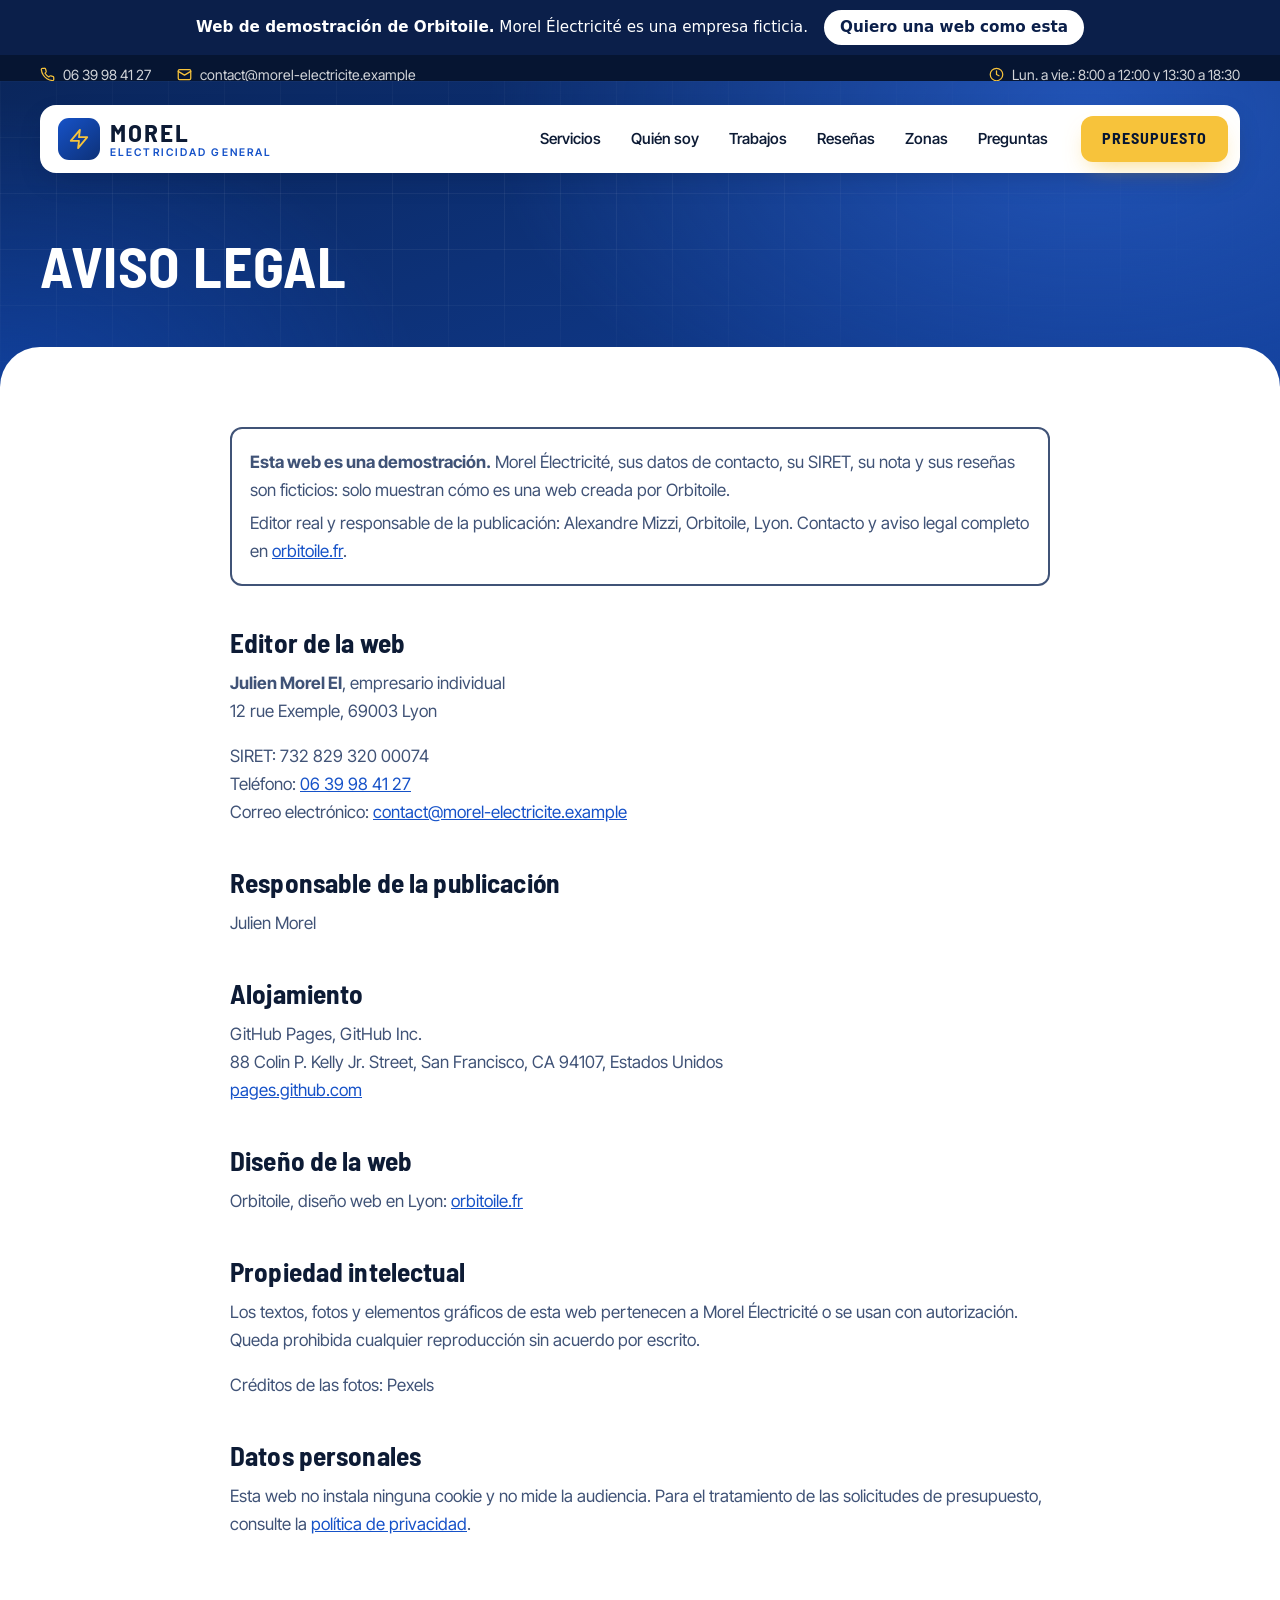
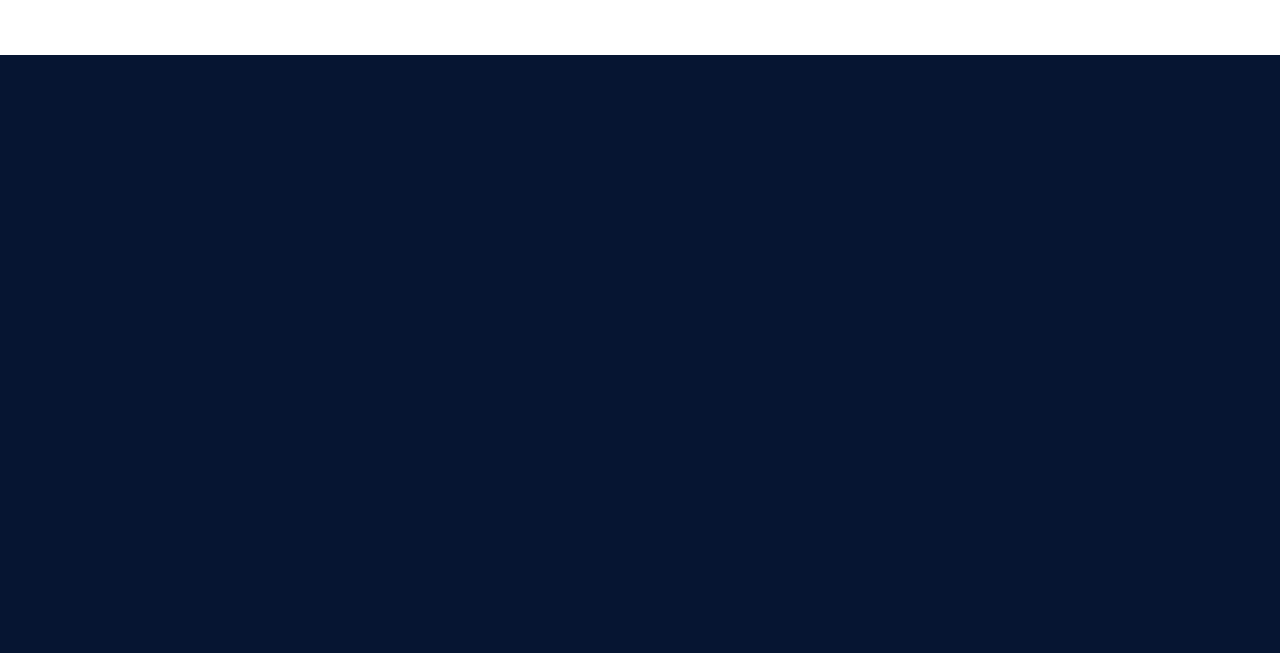
<file: aviso-legal.html>
<!doctype html>
<html lang="es">
<head>
<meta charset="utf-8">
<meta name="viewport" content="width=device-width, initial-scale=1">
<meta name="robots" content="noindex, nofollow">
<title>Aviso legal | Morel Électricité</title>
<meta name="description" content="Aviso legal de la web de Morel Électricité.">
<meta name="theme-color" content="#0D3178">
<link rel="icon" href="favicon.svg" type="image/svg+xml">
<link rel="preload" href="titres-700.woff2" as="font" type="font/woff2" crossorigin>
<link rel="preload" href="texte.woff2" as="font" type="font/woff2" crossorigin>
<link rel="stylesheet" href="style.css?v=e8752f01">
<link rel="stylesheet" href="demo.css">
</head>
<body class="page-simple">
<aside class="demo-bandeau" aria-label="Web de demostración"><span><b>Web de demostración de Orbitoile.</b> Morel Électricité es una empresa ficticia.</span><a href="https://orbitoile.fr/es/">Quiero una web como esta</a></aside>
<svg class="sprite" aria-hidden="true"><symbol id="i-ampoule" viewBox="0 0 24 24"><path d="M9 18h6M10 22h4M12 2a7 7 0 0 0-4 12.7c.6.5 1 1.3 1 2.3h6c0-1 .4-1.8 1-2.3A7 7 0 0 0 12 2z"/></symbol><symbol id="i-borne" viewBox="0 0 24 24"><path d="M15 7h1a2 2 0 0 1 2 2v6a2 2 0 0 1-2 2h-2M6 7H4a2 2 0 0 0-2 2v6a2 2 0 0 0 2 2h1M22 11v2M11 6l-4 6h6l-4 6"/></symbol><symbol id="i-bouclier" viewBox="0 0 24 24"><path d="M12 22s8-4 8-10V5l-8-3-8 3v7c0 6 8 10 8 10z"/><path d="m9 12 2 2 4-4"/></symbol><symbol id="i-cle" viewBox="0 0 24 24"><path d="M14.7 6.3a1 1 0 0 0 0 1.4l1.6 1.6a1 1 0 0 0 1.4 0l3.77-3.77a6 6 0 0 1-7.94 7.94l-6.91 6.91a2.12 2.12 0 0 1-3-3l6.91-6.91a6 6 0 0 1 7.94-7.94z"/></symbol><symbol id="i-coche" viewBox="0 0 24 24"><circle cx="12" cy="12" r="10"/><path d="m8 12.5 2.6 2.6L16.5 9"/></symbol><symbol id="i-eclair" viewBox="0 0 24 24"><path d="M13 2 3 14h9l-1 8 10-12h-9l1-8z"/></symbol><symbol id="i-etoile" viewBox="0 0 24 24"><path d="m12 2 3.09 6.26L22 9.27l-5 4.87 1.18 6.88L12 17.77l-6.18 3.25L7 14.14 2 9.27l6.91-1.01z"/></symbol><symbol id="i-fermer" viewBox="0 0 24 24"><path d="M18 6 6 18M6 6l12 12"/></symbol><symbol id="i-fleche" viewBox="0 0 24 24"><path d="M5 12h14M13 5l7 7-7 7"/></symbol><symbol id="i-horloge" viewBox="0 0 24 24"><circle cx="12" cy="12" r="10"/><path d="M12 6v6l4 2"/></symbol><symbol id="i-mail" viewBox="0 0 24 24"><rect x="2" y="4" width="20" height="16" rx="2"/><path d="m22 7-10 6L2 7"/></symbol><symbol id="i-maison" viewBox="0 0 24 24"><path d="m3 10 9-7 9 7v10a2 2 0 0 1-2 2H5a2 2 0 0 1-2-2z"/><path d="M9 22V12h6v10"/></symbol><symbol id="i-menu" viewBox="0 0 24 24"><path d="M4 7h16M4 12h16M4 17h16"/></symbol><symbol id="i-repere" viewBox="0 0 24 24"><path d="M20 10c0 6-8 12-8 12s-8-6-8-12a8 8 0 0 1 16 0z"/><circle cx="12" cy="10" r="3"/></symbol><symbol id="i-tableau" viewBox="0 0 24 24"><rect x="4" y="3" width="16" height="18" rx="2"/><path d="M8 7v4M12 7v4M16 7v4M8 15h8"/></symbol><symbol id="i-tel" viewBox="0 0 24 24"><path d="M22 16.92v3a2 2 0 0 1-2.18 2 19.8 19.8 0 0 1-8.63-3.07 19.5 19.5 0 0 1-6-6A19.8 19.8 0 0 1 2.12 4.18 2 2 0 0 1 4.11 2h3a2 2 0 0 1 2 1.72c.13.96.36 1.9.7 2.81a2 2 0 0 1-.45 2.11L8.09 9.91a16 16 0 0 0 6 6l1.27-1.27a2 2 0 0 1 2.11-.45c.9.34 1.85.57 2.81.7A2 2 0 0 1 22 16.92z"/></symbol></svg>
<a class="lien-evitement" href="#contenu">Ir al contenido</a>
<div class="bandeau">
  <div class="conteneur">
    <ul>
      <li><svg class="ico" aria-hidden="true"><use href="#i-tel"/></svg><a href="tel:+33639984127">06 39 98 41 27</a></li>
      <li><svg class="ico" aria-hidden="true"><use href="#i-mail"/></svg><a href="mailto:contact@morel-electricite.example">contact@morel-electricite.example</a></li>
    </ul>
    <p><svg class="ico" aria-hidden="true"><use href="#i-horloge"/></svg>Lun. a vie.: 8:00 a 12:00 y 13:30 a 18:30</p>
  </div>
</div>
<header class="entete">
  <div class="conteneur entete-carte">
    <a class="logo" href="es.html"><span class="logo-icone"><svg class="ico" aria-hidden="true"><use href="#i-eclair"/></svg></span><span class="logo-texte"><span class="logo-nom">Morel</span><span class="logo-metier">Electricidad general</span></span></a>
    <nav class="nav-pc" aria-label="Menú principal"><ul><li><a href="es.html#services">Servicios</a></li><li><a href="es.html#apropos">Quién soy</a></li><li><a href="es.html#realisations">Trabajos</a></li><li><a href="es.html#avis">Reseñas</a></li><li><a href="es.html#zones">Zonas</a></li><li><a href="es.html#faq">Preguntas</a></li></ul></nav>
    <a class="btn btn-accent btn-devis" href="es.html#contact">Presupuesto</a>
    <a class="appel-mobile" href="tel:+33639984127" aria-label="Llamar al 06 39 98 41 27"><svg class="ico" aria-hidden="true"><use href="#i-tel"/></svg></a>
    <details class="menu-mobile">
      <summary aria-label="Abrir el menú"><svg class="ico ico-ouvrir" aria-hidden="true"><use href="#i-menu"/></svg><svg class="ico ico-fermer" aria-hidden="true"><use href="#i-fermer"/></svg></summary>
      <nav class="menu-panneau" aria-label="Menú móvil">
        <ul><li><a href="es.html#services">Servicios</a></li><li><a href="es.html#apropos">Quién soy</a></li><li><a href="es.html#realisations">Trabajos</a></li><li><a href="es.html#avis">Opiniones de clientes</a></li><li><a href="es.html#zones">Zonas de intervención</a></li><li><a href="es.html#faq">Preguntas frecuentes</a></li></ul>
        <a class="btn btn-accent" href="es.html#contact">Pedir mi presupuesto</a>
      </nav>
    </details>
  </div>
</header>
<main id="contenu">
<section class="heros" id="haut"><div class="conteneur"><h1>Aviso legal</h1></div></section>
<div class="recouvre"><section class="texte-legal"><div class="conteneur"><div class="demo-encart"><p><strong>Esta web es una demostración.</strong> Morel Électricité, sus datos de contacto, su SIRET, su nota y sus reseñas son ficticios: solo muestran cómo es una web creada por Orbitoile.</p><p>Editor real y responsable de la publicación: Alexandre Mizzi, Orbitoile, Lyon. Contacto y aviso legal completo en <a href="https://orbitoile.fr/es/">orbitoile.fr</a>.</p></div><h2>Editor de la web</h2><p><strong>Julien Morel EI</strong>, empresario individual<br>12 rue Exemple, 69003 Lyon</p><p>SIRET: 732 829 320 00074<br>Teléfono: <a href="tel:+33639984127">06 39 98 41 27</a><br>Correo electrónico: <a href="mailto:contact@morel-electricite.example">contact@morel-electricite.example</a></p><h2>Responsable de la publicación</h2><p>Julien Morel</p><h2>Alojamiento</h2><p>GitHub Pages, GitHub Inc.<br>88 Colin P. Kelly Jr. Street, San Francisco, CA 94107, Estados Unidos<br><a href="https://pages.github.com">pages.github.com</a></p><h2>Diseño de la web</h2><p>Orbitoile, diseño web en Lyon: <a href="https://orbitoile.fr/es/">orbitoile.fr</a></p><h2>Propiedad intelectual</h2><p>Los textos, fotos y elementos gráficos de esta web pertenecen a Morel Électricité o se usan con autorización. Queda prohibida cualquier reproducción sin acuerdo por escrito.</p><p>Créditos de las fotos: Pexels</p><h2>Datos personales</h2><p>Esta web no instala ninguna cookie y no mide la audiencia. Para el tratamiento de las solicitudes de presupuesto, consulte la <a href="privacidad.html">política de privacidad</a>.</p></div></section></div>
</main>
<footer class="pied">
  <div class="conteneur">
    <div class="pied-infos">
      <div><span class="pastille-ico"><svg class="ico" aria-hidden="true"><use href="#i-repere"/></svg></span><span><b>Zona de intervención</b><span>Lyon y el área metropolitana de Lyon</span></span></div>
      <a href="tel:+33639984127"><span class="pastille-ico"><svg class="ico" aria-hidden="true"><use href="#i-tel"/></svg></span><span><b>Teléfono</b><span>06 39 98 41 27</span></span></a>
      <a href="mailto:contact@morel-electricite.example"><span class="pastille-ico"><svg class="ico" aria-hidden="true"><use href="#i-mail"/></svg></span><span><b>Correo electrónico</b><span>contact@morel-electricite.example</span></span></a>
    </div>
    <div class="pied-colonnes">
      <div><a class="logo" href="es.html"><span class="logo-icone"><svg class="ico" aria-hidden="true"><use href="#i-eclair"/></svg></span><span class="logo-texte"><span class="logo-nom">Morel</span><span class="logo-metier">Electricidad general</span></span></a><p>Electricista en Lyon desde 2009: averías, adecuación a la normativa, reforma eléctrica y puntos de recarga. Un único interlocutor, presupuesto gratis en 48 horas.</p></div>
      <div><h3>Servicios</h3><ul><li><a href="es.html#services">Averías eléctricas</a></li><li><a href="es.html#services">Adecuación a la normativa</a></li><li><a href="es.html#services">Reforma completa</a></li><li><a href="es.html#services">Cuadro eléctrico</a></li><li><a href="es.html#services">Iluminación y domótica</a></li><li><a href="es.html#services">Punto de recarga</a></li></ul></div>
      <div><h3>Zonas</h3><ul><li><a href="es.html#zones">Lyon 1.º</a></li><li><a href="es.html#zones">Lyon 2.º</a></li><li><a href="es.html#zones">Lyon 3.º</a></li><li><a href="es.html#zones">Lyon 4.º</a></li><li><a href="es.html#zones">Lyon 5.º</a></li><li><a href="es.html#zones">Lyon 6.º</a></li></ul></div>
      <div><h3>Información</h3><ul><li><a href="es.html#apropos">Quién soy</a></li><li><a href="es.html#contact">Pedir presupuesto</a></li><li><a href="es.html#faq">Preguntas frecuentes</a></li><li><a href="aviso-legal.html">Aviso legal</a></li><li><a href="privacidad.html">Privacidad</a></li></ul></div>
    </div>
    <div class="pied-bas">
      <span>© 2026 Morel Électricité · Web sin cookies</span>
      
      <a href="https://orbitoile.fr/es/">Web creada por Orbitoile</a>
    </div>
  </div>
</footer>
<div class="barre-mobile">
  <a class="btn btn-marque" href="tel:+33639984127"><svg class="ico" aria-hidden="true"><use href="#i-tel"/></svg>Llamar</a>
  <a class="btn btn-accent" href="es.html#contact">Presupuesto</a>
</div>
<script src="demo.js" defer></script>
<script src="site.js?v=4be8514f" defer></script>
</body>
</html>
</file>
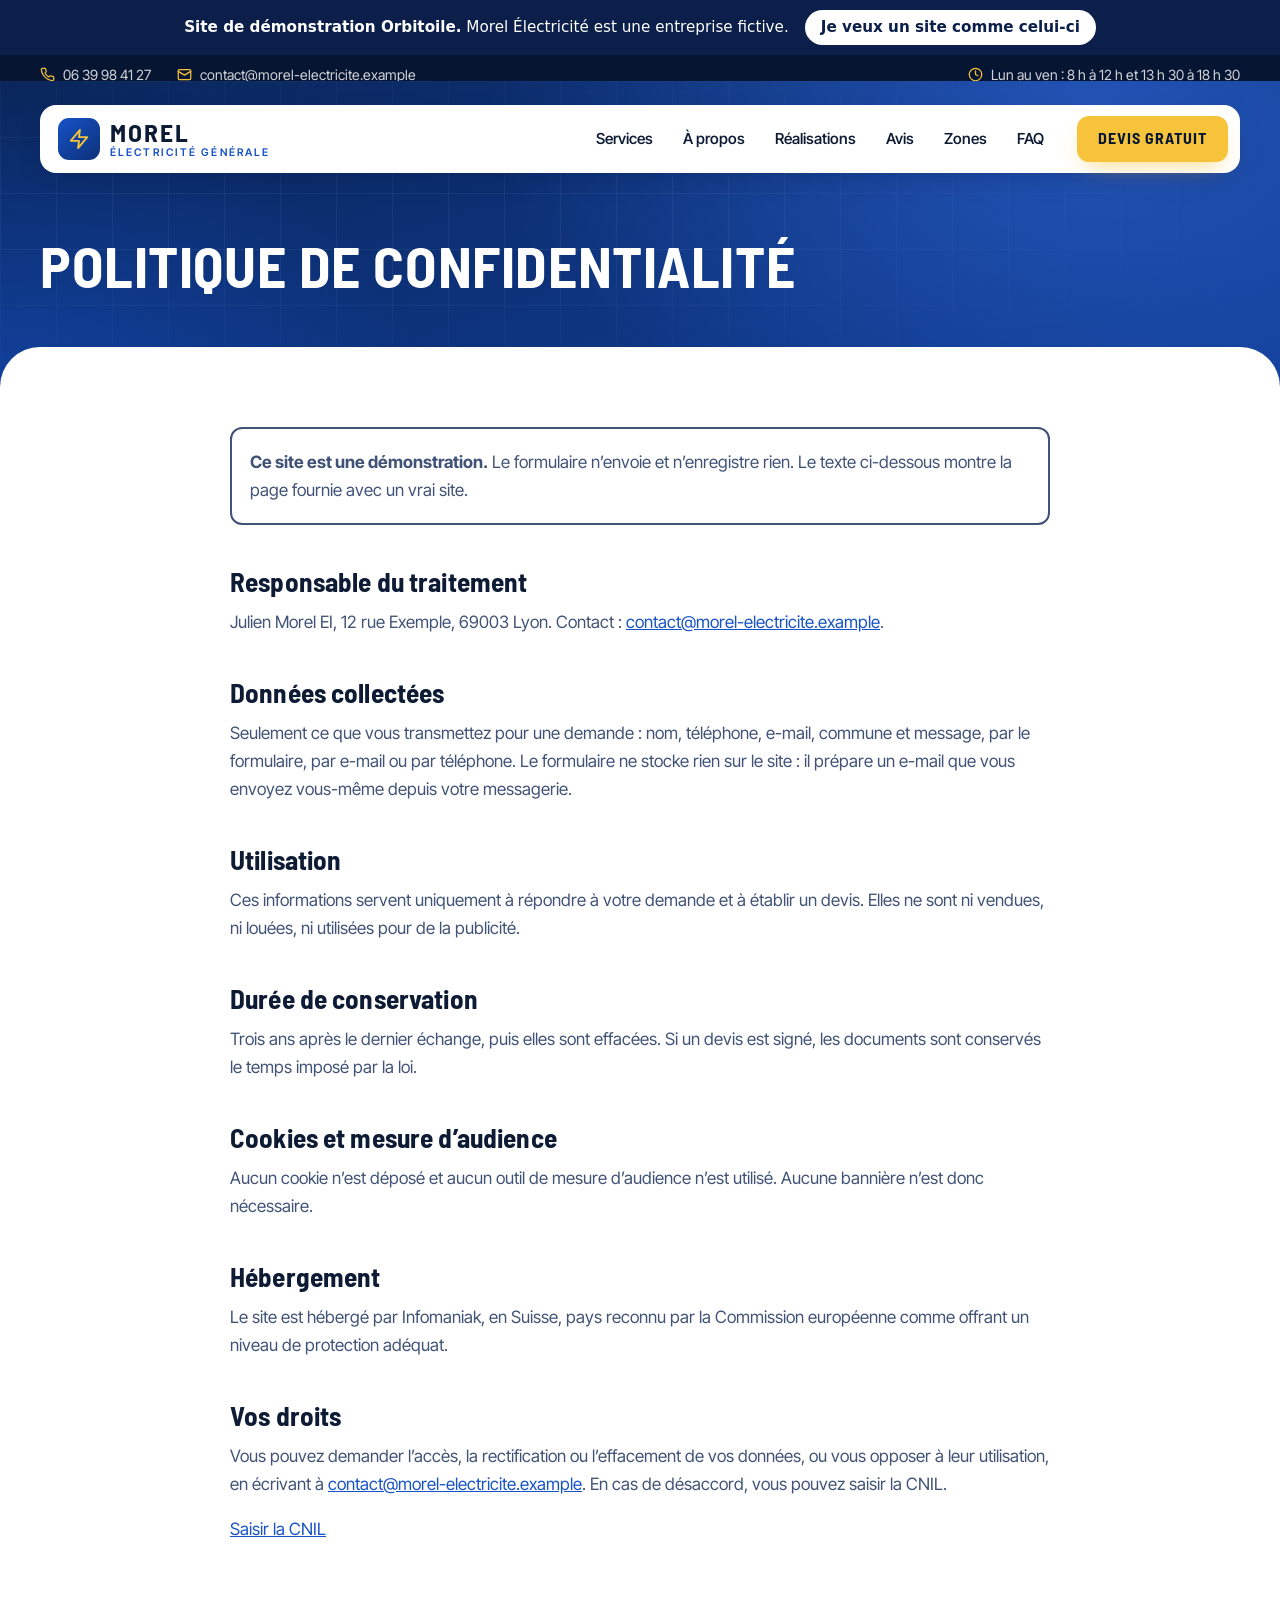
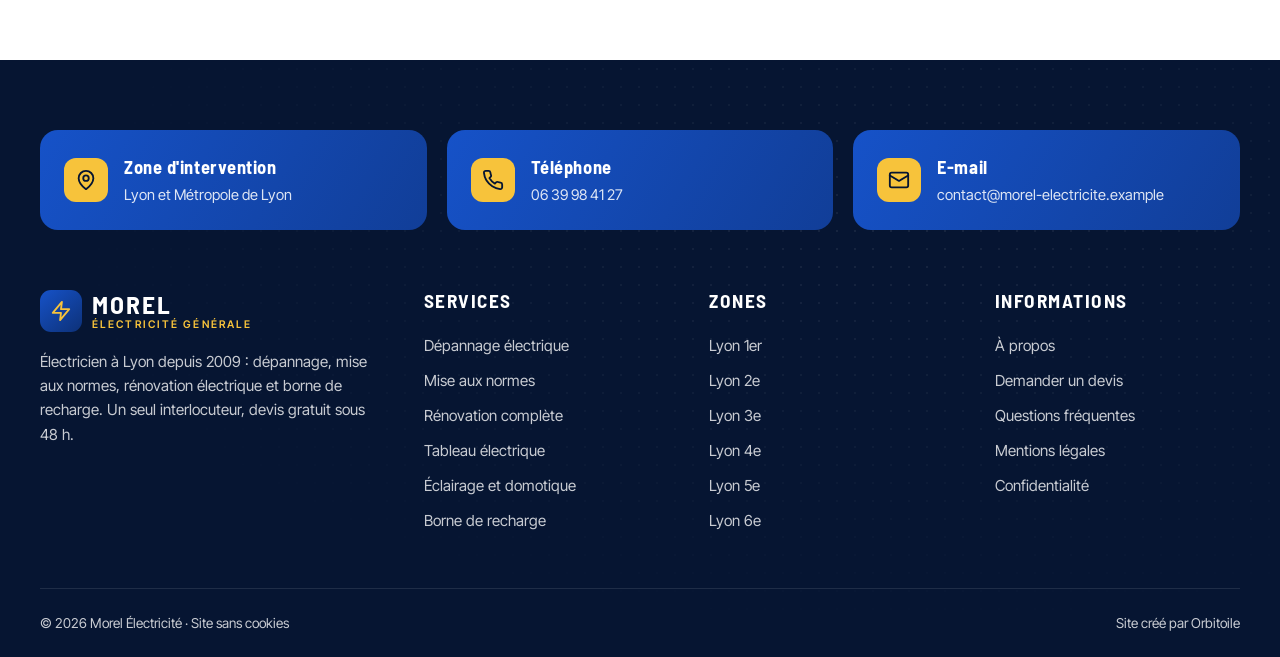
<file: confidentialite.html>
<!doctype html>
<html lang="fr">
<head>
<meta charset="utf-8">
<meta name="viewport" content="width=device-width, initial-scale=1">
<meta name="robots" content="noindex, nofollow">
<title>Politique de confidentialité | Morel Électricité</title>
<meta name="description" content="Politique de confidentialité du site Morel Électricité.">
<meta name="theme-color" content="#0D3178">
<link rel="icon" href="favicon.svg" type="image/svg+xml">
<link rel="preload" href="titres-700.woff2" as="font" type="font/woff2" crossorigin>
<link rel="preload" href="texte.woff2" as="font" type="font/woff2" crossorigin>
<link rel="stylesheet" href="style.css?v=e8752f01">
<link rel="stylesheet" href="demo.css">
</head>
<body class="page-simple">
<aside class="demo-bandeau" aria-label="Site de démonstration"><span><b>Site de démonstration Orbitoile.</b> Morel Électricité est une entreprise fictive.</span><a href="https://orbitoile.fr/">Je veux un site comme celui-ci</a></aside>
<svg class="sprite" aria-hidden="true"><symbol id="i-ampoule" viewBox="0 0 24 24"><path d="M9 18h6M10 22h4M12 2a7 7 0 0 0-4 12.7c.6.5 1 1.3 1 2.3h6c0-1 .4-1.8 1-2.3A7 7 0 0 0 12 2z"/></symbol><symbol id="i-borne" viewBox="0 0 24 24"><path d="M15 7h1a2 2 0 0 1 2 2v6a2 2 0 0 1-2 2h-2M6 7H4a2 2 0 0 0-2 2v6a2 2 0 0 0 2 2h1M22 11v2M11 6l-4 6h6l-4 6"/></symbol><symbol id="i-bouclier" viewBox="0 0 24 24"><path d="M12 22s8-4 8-10V5l-8-3-8 3v7c0 6 8 10 8 10z"/><path d="m9 12 2 2 4-4"/></symbol><symbol id="i-cle" viewBox="0 0 24 24"><path d="M14.7 6.3a1 1 0 0 0 0 1.4l1.6 1.6a1 1 0 0 0 1.4 0l3.77-3.77a6 6 0 0 1-7.94 7.94l-6.91 6.91a2.12 2.12 0 0 1-3-3l6.91-6.91a6 6 0 0 1 7.94-7.94z"/></symbol><symbol id="i-coche" viewBox="0 0 24 24"><circle cx="12" cy="12" r="10"/><path d="m8 12.5 2.6 2.6L16.5 9"/></symbol><symbol id="i-eclair" viewBox="0 0 24 24"><path d="M13 2 3 14h9l-1 8 10-12h-9l1-8z"/></symbol><symbol id="i-etoile" viewBox="0 0 24 24"><path d="m12 2 3.09 6.26L22 9.27l-5 4.87 1.18 6.88L12 17.77l-6.18 3.25L7 14.14 2 9.27l6.91-1.01z"/></symbol><symbol id="i-fermer" viewBox="0 0 24 24"><path d="M18 6 6 18M6 6l12 12"/></symbol><symbol id="i-fleche" viewBox="0 0 24 24"><path d="M5 12h14M13 5l7 7-7 7"/></symbol><symbol id="i-horloge" viewBox="0 0 24 24"><circle cx="12" cy="12" r="10"/><path d="M12 6v6l4 2"/></symbol><symbol id="i-mail" viewBox="0 0 24 24"><rect x="2" y="4" width="20" height="16" rx="2"/><path d="m22 7-10 6L2 7"/></symbol><symbol id="i-maison" viewBox="0 0 24 24"><path d="m3 10 9-7 9 7v10a2 2 0 0 1-2 2H5a2 2 0 0 1-2-2z"/><path d="M9 22V12h6v10"/></symbol><symbol id="i-menu" viewBox="0 0 24 24"><path d="M4 7h16M4 12h16M4 17h16"/></symbol><symbol id="i-repere" viewBox="0 0 24 24"><path d="M20 10c0 6-8 12-8 12s-8-6-8-12a8 8 0 0 1 16 0z"/><circle cx="12" cy="10" r="3"/></symbol><symbol id="i-tableau" viewBox="0 0 24 24"><rect x="4" y="3" width="16" height="18" rx="2"/><path d="M8 7v4M12 7v4M16 7v4M8 15h8"/></symbol><symbol id="i-tel" viewBox="0 0 24 24"><path d="M22 16.92v3a2 2 0 0 1-2.18 2 19.8 19.8 0 0 1-8.63-3.07 19.5 19.5 0 0 1-6-6A19.8 19.8 0 0 1 2.12 4.18 2 2 0 0 1 4.11 2h3a2 2 0 0 1 2 1.72c.13.96.36 1.9.7 2.81a2 2 0 0 1-.45 2.11L8.09 9.91a16 16 0 0 0 6 6l1.27-1.27a2 2 0 0 1 2.11-.45c.9.34 1.85.57 2.81.7A2 2 0 0 1 22 16.92z"/></symbol></svg>
<a class="lien-evitement" href="#contenu">Aller au contenu</a>
<div class="bandeau">
  <div class="conteneur">
    <ul>
      <li><svg class="ico" aria-hidden="true"><use href="#i-tel"/></svg><a href="tel:+33639984127">06 39 98 41 27</a></li>
      <li><svg class="ico" aria-hidden="true"><use href="#i-mail"/></svg><a href="mailto:contact@morel-electricite.example">contact@morel-electricite.example</a></li>
    </ul>
    <p><svg class="ico" aria-hidden="true"><use href="#i-horloge"/></svg>Lun au ven : 8 h à 12 h et 13 h 30 à 18 h 30</p>
  </div>
</div>
<header class="entete">
  <div class="conteneur entete-carte">
    <a class="logo" href="./"><span class="logo-icone"><svg class="ico" aria-hidden="true"><use href="#i-eclair"/></svg></span><span class="logo-texte"><span class="logo-nom">Morel</span><span class="logo-metier">Électricité générale</span></span></a>
    <nav class="nav-pc" aria-label="Menu principal"><ul><li><a href="./#services">Services</a></li><li><a href="./#apropos">À propos</a></li><li><a href="./#realisations">Réalisations</a></li><li><a href="./#avis">Avis</a></li><li><a href="./#zones">Zones</a></li><li><a href="./#faq">FAQ</a></li></ul></nav>
    <a class="btn btn-accent btn-devis" href="./#contact">Devis gratuit</a>
    <a class="appel-mobile" href="tel:+33639984127" aria-label="Appeler le 06 39 98 41 27"><svg class="ico" aria-hidden="true"><use href="#i-tel"/></svg></a>
    <details class="menu-mobile">
      <summary aria-label="Ouvrir le menu"><svg class="ico ico-ouvrir" aria-hidden="true"><use href="#i-menu"/></svg><svg class="ico ico-fermer" aria-hidden="true"><use href="#i-fermer"/></svg></summary>
      <nav class="menu-panneau" aria-label="Menu mobile">
        <ul><li><a href="./#services">Services</a></li><li><a href="./#apropos">À propos</a></li><li><a href="./#realisations">Réalisations</a></li><li><a href="./#avis">Avis clients</a></li><li><a href="./#zones">Zones d’intervention</a></li><li><a href="./#faq">Questions fréquentes</a></li></ul>
        <a class="btn btn-accent" href="./#contact">Demander mon devis</a>
      </nav>
    </details>
  </div>
</header>
<main id="contenu">
<section class="heros" id="haut"><div class="conteneur"><h1>Politique de confidentialité</h1></div></section>
<div class="recouvre"><section class="texte-legal"><div class="conteneur"><div class="demo-encart"><p><strong>Ce site est une démonstration.</strong> Le formulaire n’envoie et n’enregistre rien. Le texte ci-dessous montre la page fournie avec un vrai site.</p></div><h2>Responsable du traitement</h2><p>Julien Morel EI, 12 rue Exemple, 69003 Lyon. Contact : <a href="mailto:contact@morel-electricite.example">contact@morel-electricite.example</a>.</p><h2>Données collectées</h2><p>Seulement ce que vous transmettez pour une demande : nom, téléphone, e-mail, commune et message, par le formulaire, par e-mail ou par téléphone. Le formulaire ne stocke rien sur le site : il prépare un e-mail que vous envoyez vous-même depuis votre messagerie.</p><h2>Utilisation</h2><p>Ces informations servent uniquement à répondre à votre demande et à établir un devis. Elles ne sont ni vendues, ni louées, ni utilisées pour de la publicité.</p><h2>Durée de conservation</h2><p>Trois ans après le dernier échange, puis elles sont effacées. Si un devis est signé, les documents sont conservés le temps imposé par la loi.</p><h2>Cookies et mesure d’audience</h2><p>Aucun cookie n’est déposé et aucun outil de mesure d’audience n’est utilisé. Aucune bannière n’est donc nécessaire.</p><h2>Hébergement</h2><p>Le site est hébergé par Infomaniak, en Suisse, pays reconnu par la Commission européenne comme offrant un niveau de protection adéquat.</p><h2>Vos droits</h2><p>Vous pouvez demander l’accès, la rectification ou l’effacement de vos données, ou vous opposer à leur utilisation, en écrivant à <a href="mailto:contact@morel-electricite.example">contact@morel-electricite.example</a>. En cas de désaccord, vous pouvez saisir la CNIL.</p><p><a href="https://www.cnil.fr/fr/plaintes">Saisir la CNIL</a></p></div></section></div>
</main>
<footer class="pied">
  <div class="conteneur">
    <div class="pied-infos">
      <div><span class="pastille-ico"><svg class="ico" aria-hidden="true"><use href="#i-repere"/></svg></span><span><b>Zone d'intervention</b><span>Lyon et Métropole de Lyon</span></span></div>
      <a href="tel:+33639984127"><span class="pastille-ico"><svg class="ico" aria-hidden="true"><use href="#i-tel"/></svg></span><span><b>Téléphone</b><span>06 39 98 41 27</span></span></a>
      <a href="mailto:contact@morel-electricite.example"><span class="pastille-ico"><svg class="ico" aria-hidden="true"><use href="#i-mail"/></svg></span><span><b>E-mail</b><span>contact@morel-electricite.example</span></span></a>
    </div>
    <div class="pied-colonnes">
      <div><a class="logo" href="./"><span class="logo-icone"><svg class="ico" aria-hidden="true"><use href="#i-eclair"/></svg></span><span class="logo-texte"><span class="logo-nom">Morel</span><span class="logo-metier">Électricité générale</span></span></a><p>Électricien à Lyon depuis 2009 : dépannage, mise aux normes, rénovation électrique et borne de recharge. Un seul interlocuteur, devis gratuit sous 48 h.</p></div>
      <div><h3>Services</h3><ul><li><a href="./#services">Dépannage électrique</a></li><li><a href="./#services">Mise aux normes</a></li><li><a href="./#services">Rénovation complète</a></li><li><a href="./#services">Tableau électrique</a></li><li><a href="./#services">Éclairage et domotique</a></li><li><a href="./#services">Borne de recharge</a></li></ul></div>
      <div><h3>Zones</h3><ul><li><a href="./#zones">Lyon 1er</a></li><li><a href="./#zones">Lyon 2e</a></li><li><a href="./#zones">Lyon 3e</a></li><li><a href="./#zones">Lyon 4e</a></li><li><a href="./#zones">Lyon 5e</a></li><li><a href="./#zones">Lyon 6e</a></li></ul></div>
      <div><h3>Informations</h3><ul><li><a href="./#apropos">À propos</a></li><li><a href="./#contact">Demander un devis</a></li><li><a href="./#faq">Questions fréquentes</a></li><li><a href="mentions-legales.html">Mentions légales</a></li><li><a href="confidentialite.html">Confidentialité</a></li></ul></div>
    </div>
    <div class="pied-bas">
      <span>© 2026 Morel Électricité · Site sans cookies</span>
      
      <a href="https://orbitoile.fr">Site créé par Orbitoile</a>
    </div>
  </div>
</footer>
<div class="barre-mobile">
  <a class="btn btn-marque" href="tel:+33639984127"><svg class="ico" aria-hidden="true"><use href="#i-tel"/></svg>Appeler</a>
  <a class="btn btn-accent" href="./#contact">Devis gratuit</a>
</div>
<script src="demo.js" defer></script>
<script src="site.js?v=4be8514f" defer></script>
</body>
</html>
</file>
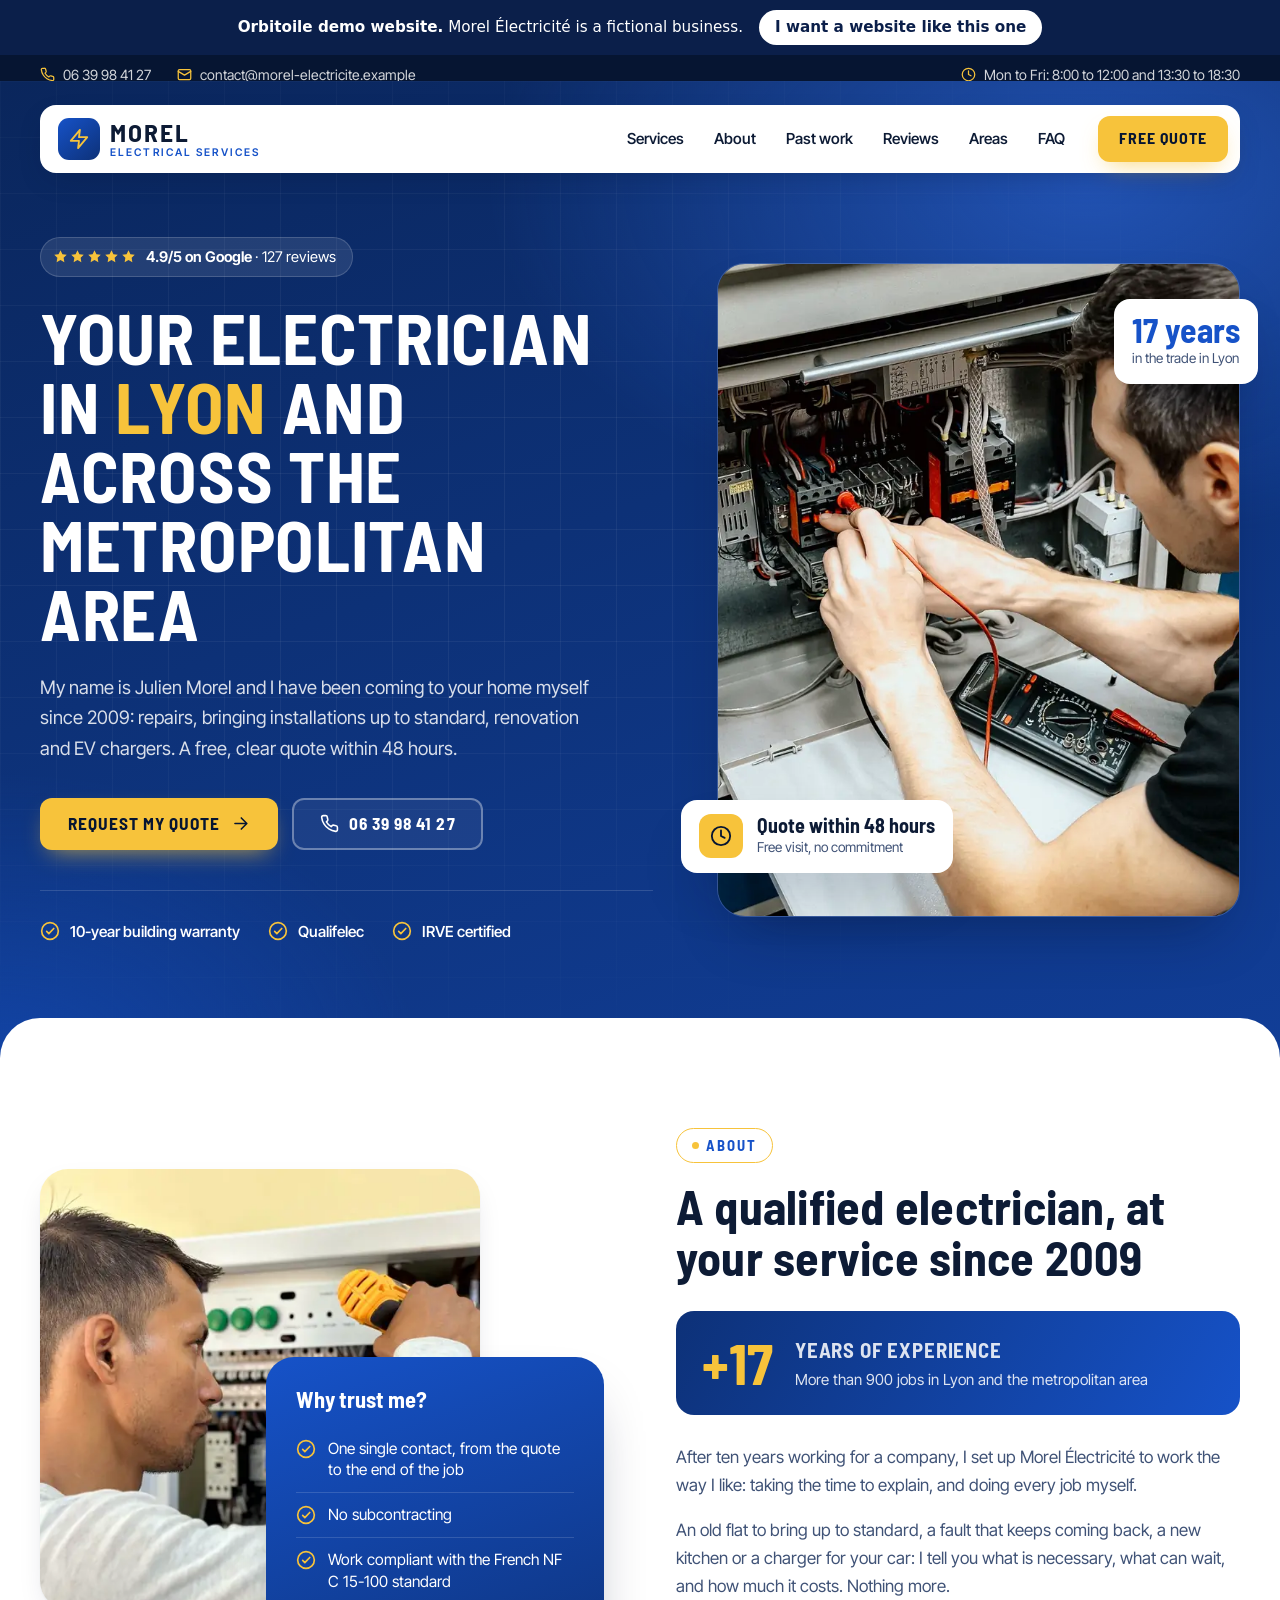
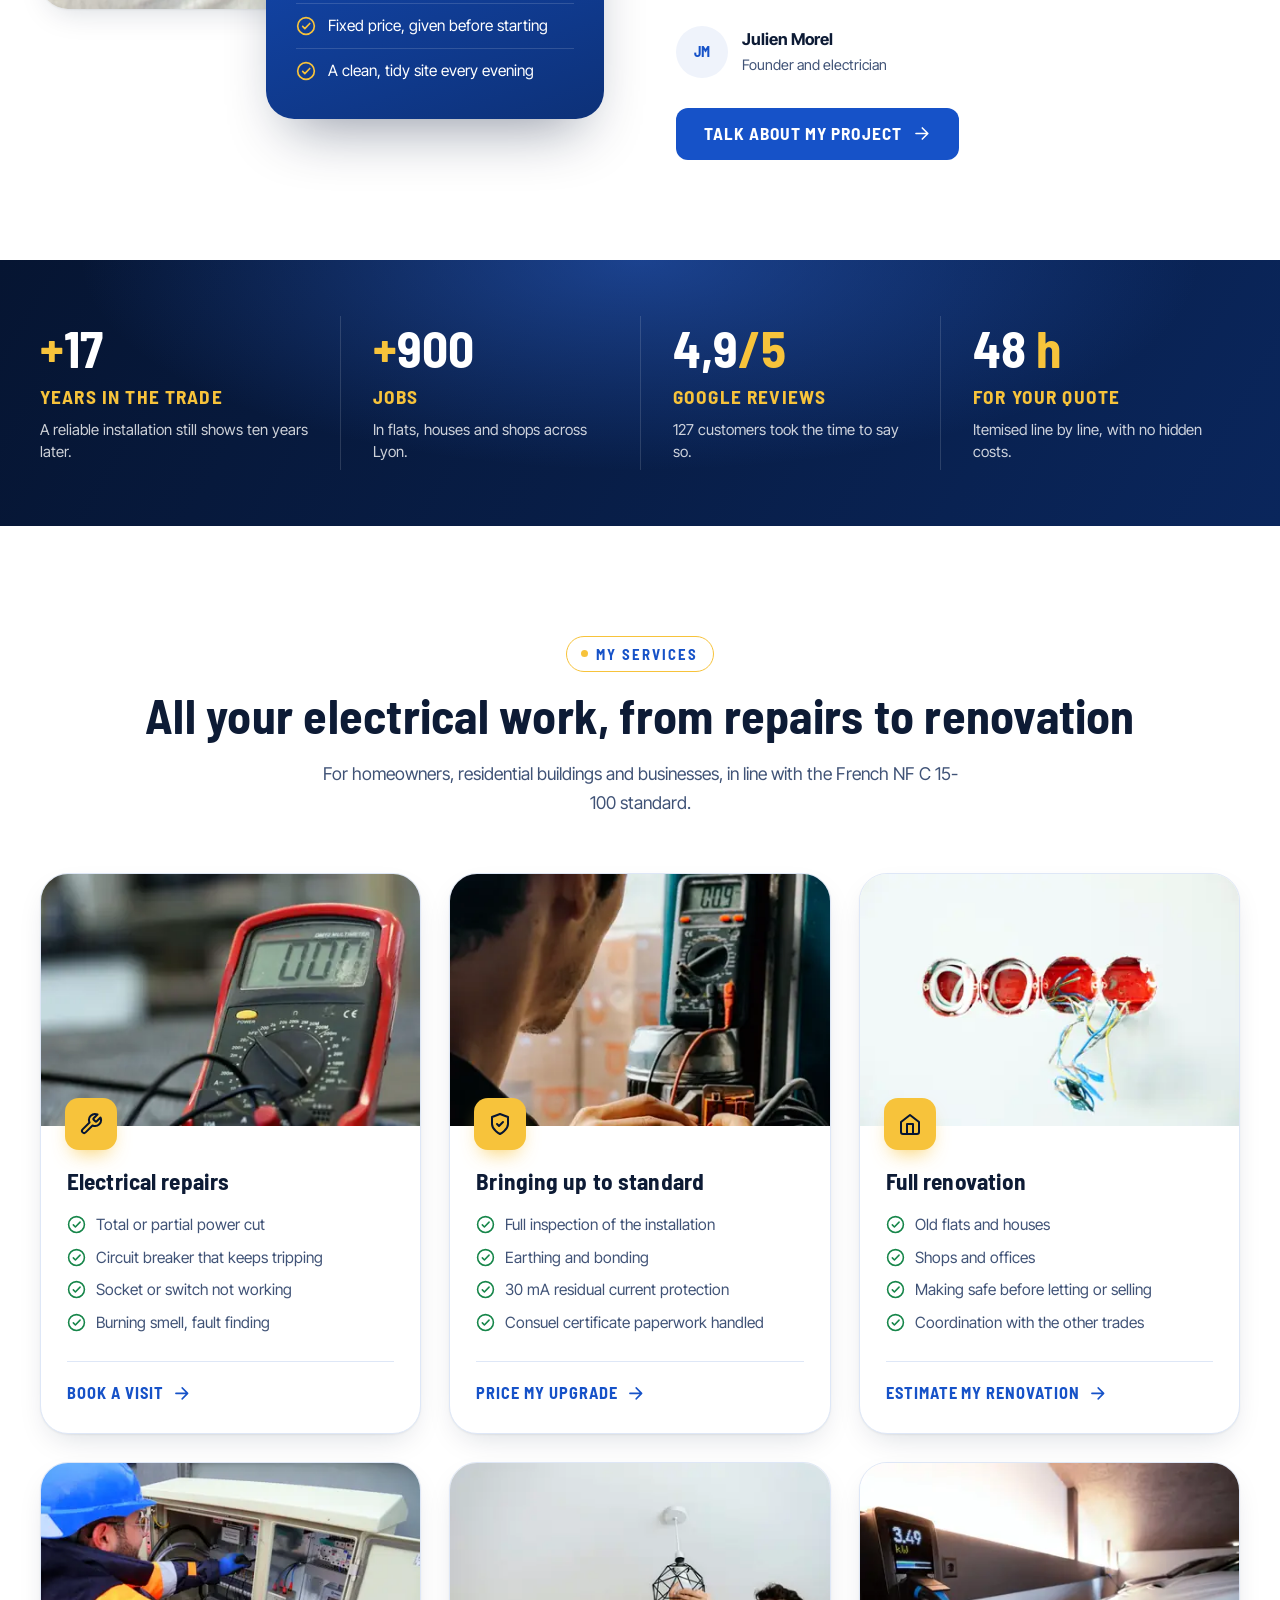
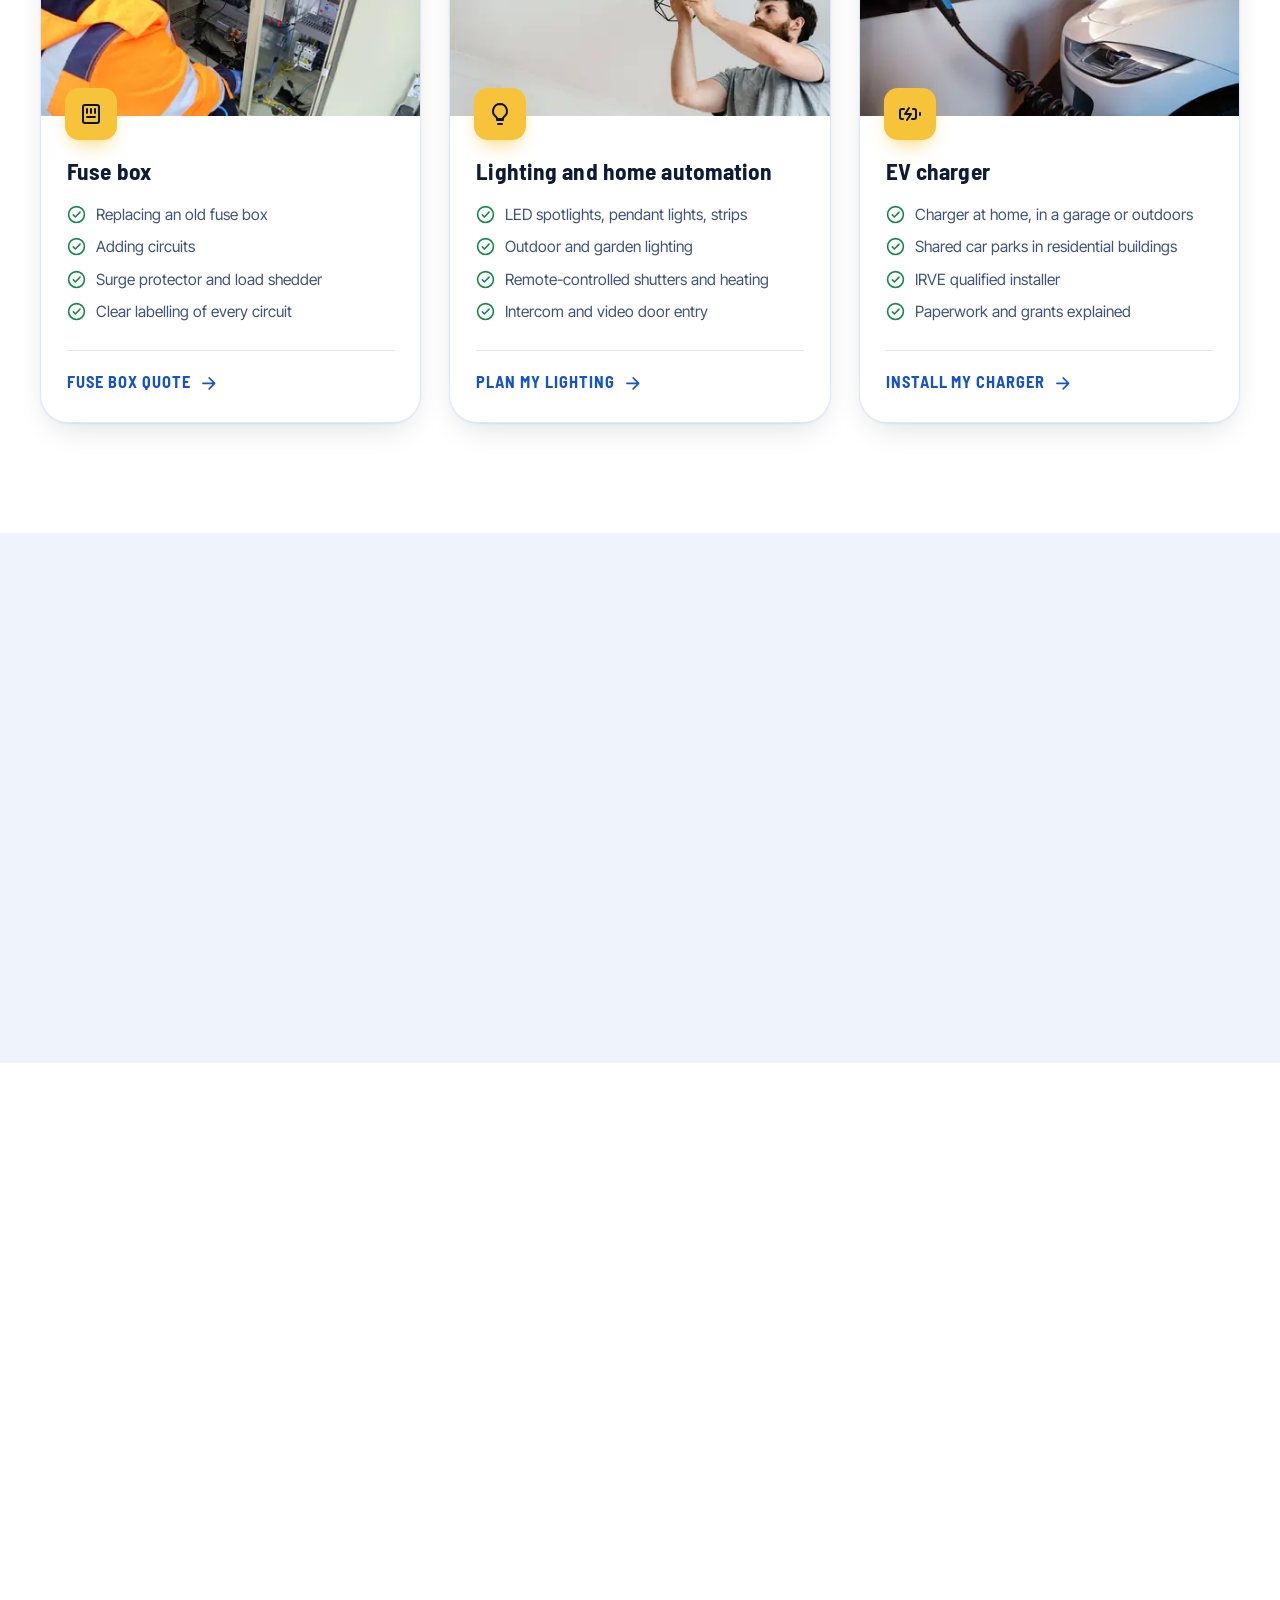
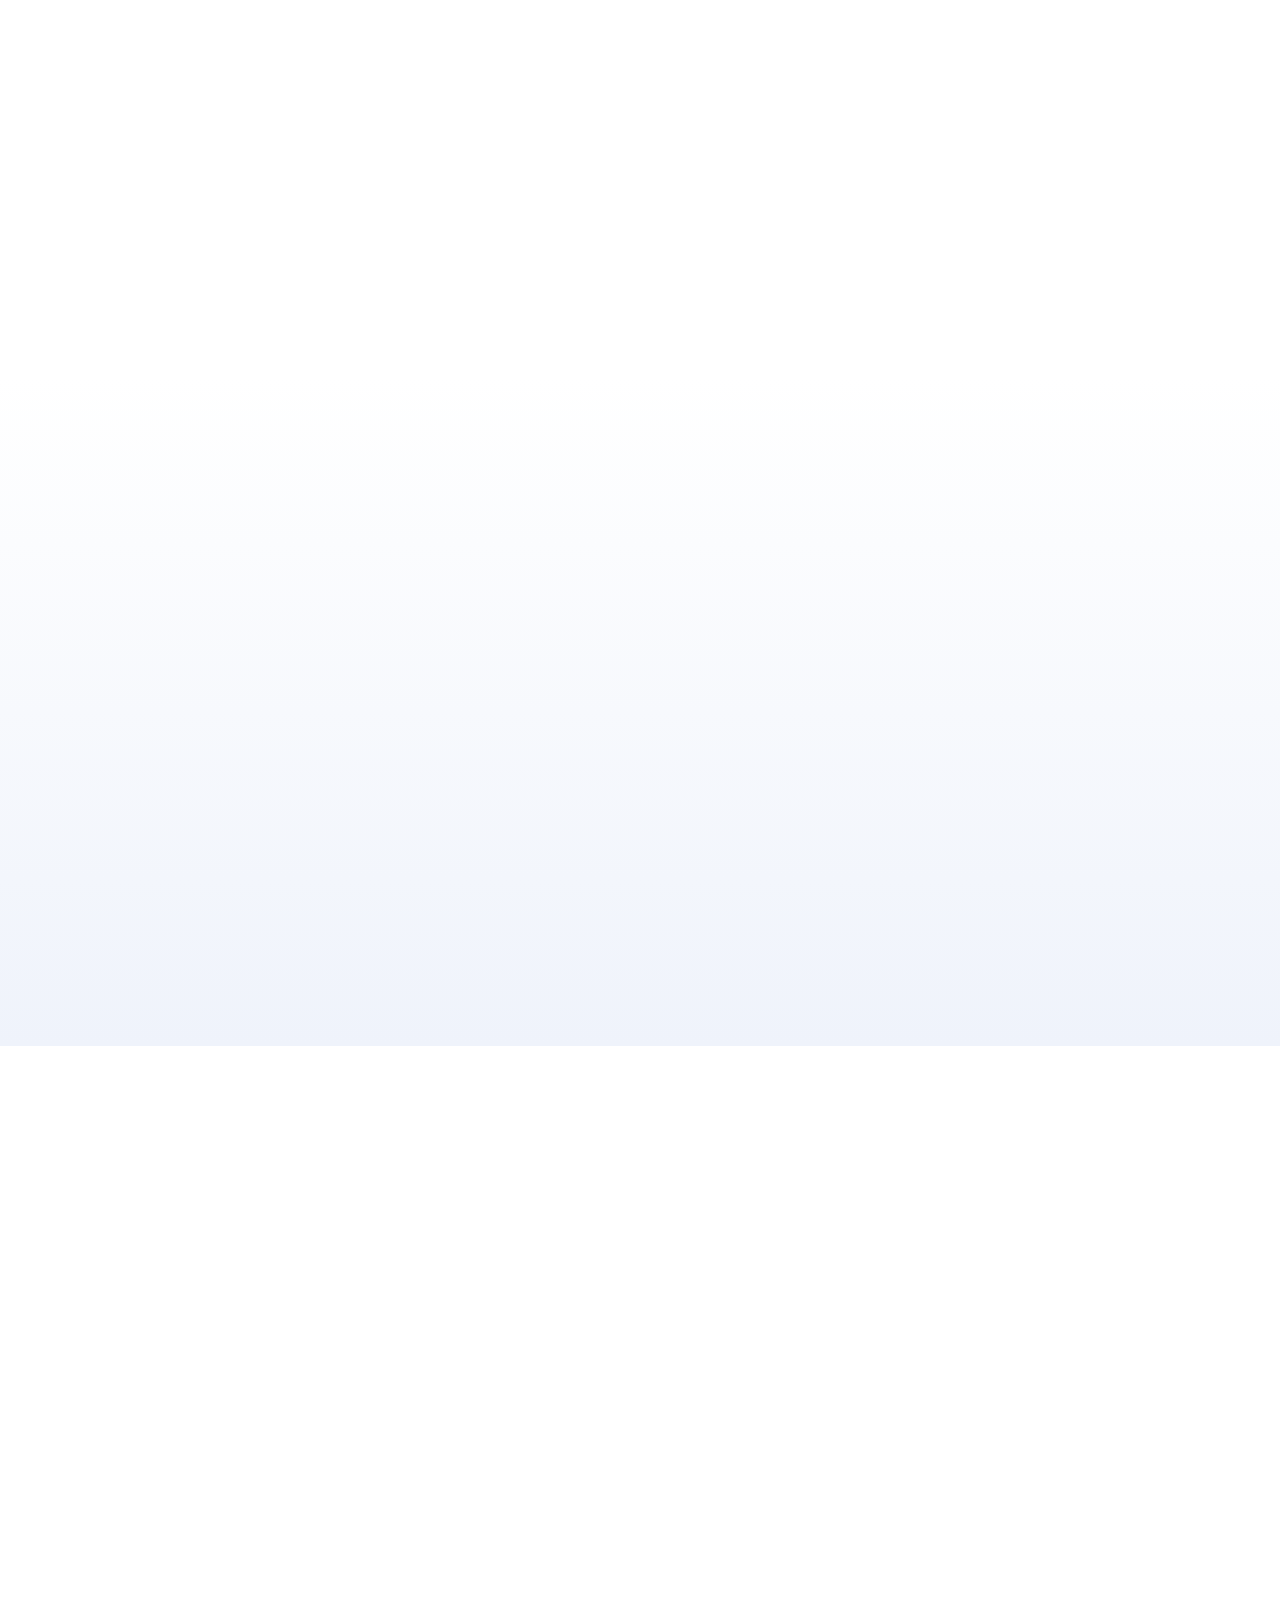
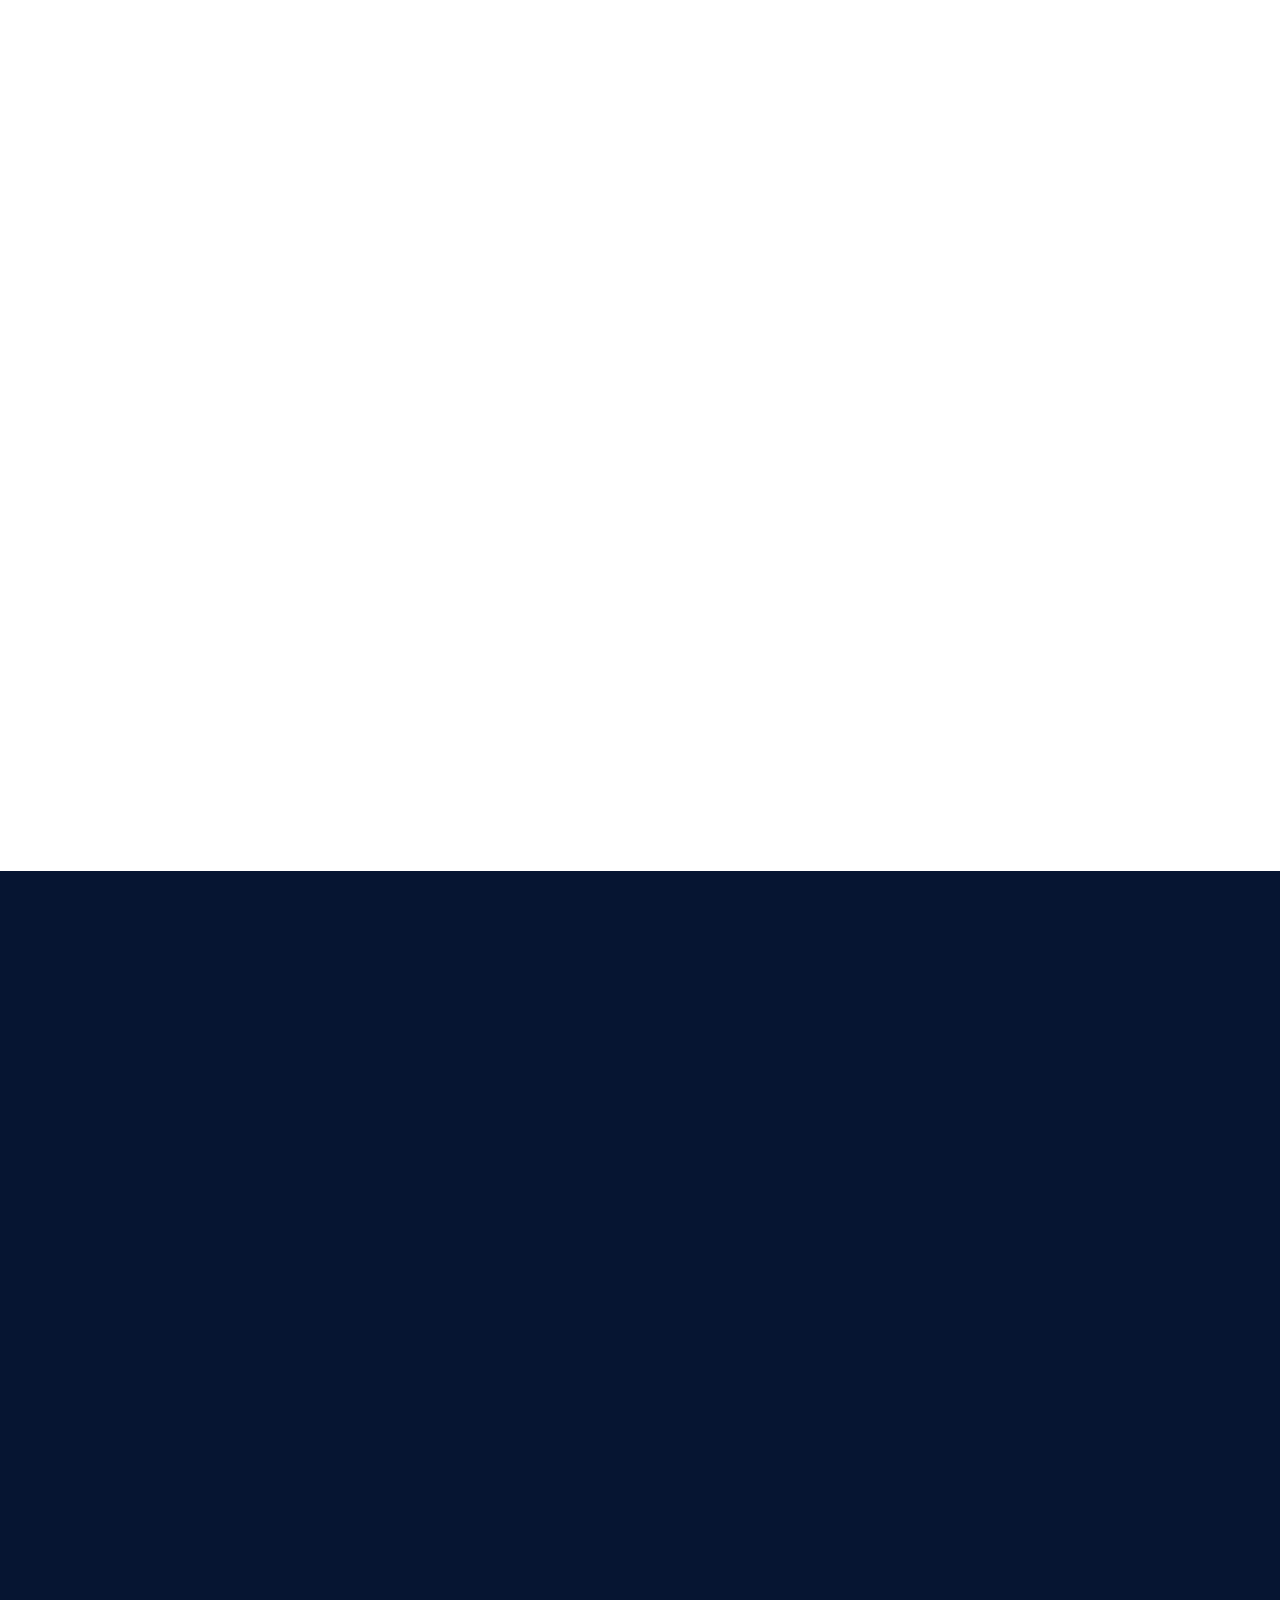
<file: en.html>
<!doctype html>
<html lang="en">
<head>
<meta charset="utf-8">
<meta name="viewport" content="width=device-width, initial-scale=1">
<meta name="robots" content="noindex, nofollow">
<title>Electrician in Lyon and the metropolitan area | Morel Électricité</title>
<meta name="description" content="Electrician in Lyon since 2009: repairs, bringing installations up to standard, electrical renovation and EV chargers. One single contact, free quote within 48 hours.">
<link rel="canonical" href="https://demo.orbitoile.fr/artisan/en.html">
<meta property="og:type" content="website">
<meta property="og:locale" content="en_GB">
<meta property="og:site_name" content="Morel Électricité">
<meta property="og:title" content="Electrician in Lyon and the metropolitan area | Morel Électricité">
<meta property="og:description" content="Electrician in Lyon since 2009: repairs, bringing installations up to standard, electrical renovation and EV chargers. One single contact, free quote within 48 hours.">
<meta property="og:url" content="https://demo.orbitoile.fr/artisan/en.html">
<meta property="og:image" content="https://demo.orbitoile.fr/artisan/og.jpg">
<meta property="og:image:width" content="1200">
<meta property="og:image:height" content="630">
<meta name="theme-color" content="#0D3178">
<link rel="icon" href="favicon.svg" type="image/svg+xml">
<link rel="preload" href="titres-700.woff2" as="font" type="font/woff2" crossorigin>
<link rel="preload" href="texte.woff2" as="font" type="font/woff2" crossorigin>
<link rel="preload" as="image" href="accueil-720.webp" imagesrcset="accueil-480.webp 480w, accueil-720.webp 720w, accueil-960.webp 960w" imagesizes="(max-width: 1080px) 92vw, 500px" fetchpriority="high">
<link rel="stylesheet" href="style.css?v=e8752f01">
<link rel="stylesheet" href="demo.css">
</head>
<body>
<aside class="demo-bandeau" aria-label="Demo website"><span><b>Orbitoile demo website.</b> Morel Électricité is a fictional business.</span><a href="https://orbitoile.fr/en/">I want a website like this one</a></aside>
<svg class="sprite" aria-hidden="true"><symbol id="i-ampoule" viewBox="0 0 24 24"><path d="M9 18h6M10 22h4M12 2a7 7 0 0 0-4 12.7c.6.5 1 1.3 1 2.3h6c0-1 .4-1.8 1-2.3A7 7 0 0 0 12 2z"/></symbol><symbol id="i-borne" viewBox="0 0 24 24"><path d="M15 7h1a2 2 0 0 1 2 2v6a2 2 0 0 1-2 2h-2M6 7H4a2 2 0 0 0-2 2v6a2 2 0 0 0 2 2h1M22 11v2M11 6l-4 6h6l-4 6"/></symbol><symbol id="i-bouclier" viewBox="0 0 24 24"><path d="M12 22s8-4 8-10V5l-8-3-8 3v7c0 6 8 10 8 10z"/><path d="m9 12 2 2 4-4"/></symbol><symbol id="i-cle" viewBox="0 0 24 24"><path d="M14.7 6.3a1 1 0 0 0 0 1.4l1.6 1.6a1 1 0 0 0 1.4 0l3.77-3.77a6 6 0 0 1-7.94 7.94l-6.91 6.91a2.12 2.12 0 0 1-3-3l6.91-6.91a6 6 0 0 1 7.94-7.94z"/></symbol><symbol id="i-coche" viewBox="0 0 24 24"><circle cx="12" cy="12" r="10"/><path d="m8 12.5 2.6 2.6L16.5 9"/></symbol><symbol id="i-eclair" viewBox="0 0 24 24"><path d="M13 2 3 14h9l-1 8 10-12h-9l1-8z"/></symbol><symbol id="i-etoile" viewBox="0 0 24 24"><path d="m12 2 3.09 6.26L22 9.27l-5 4.87 1.18 6.88L12 17.77l-6.18 3.25L7 14.14 2 9.27l6.91-1.01z"/></symbol><symbol id="i-fermer" viewBox="0 0 24 24"><path d="M18 6 6 18M6 6l12 12"/></symbol><symbol id="i-fleche" viewBox="0 0 24 24"><path d="M5 12h14M13 5l7 7-7 7"/></symbol><symbol id="i-horloge" viewBox="0 0 24 24"><circle cx="12" cy="12" r="10"/><path d="M12 6v6l4 2"/></symbol><symbol id="i-mail" viewBox="0 0 24 24"><rect x="2" y="4" width="20" height="16" rx="2"/><path d="m22 7-10 6L2 7"/></symbol><symbol id="i-maison" viewBox="0 0 24 24"><path d="m3 10 9-7 9 7v10a2 2 0 0 1-2 2H5a2 2 0 0 1-2-2z"/><path d="M9 22V12h6v10"/></symbol><symbol id="i-menu" viewBox="0 0 24 24"><path d="M4 7h16M4 12h16M4 17h16"/></symbol><symbol id="i-repere" viewBox="0 0 24 24"><path d="M20 10c0 6-8 12-8 12s-8-6-8-12a8 8 0 0 1 16 0z"/><circle cx="12" cy="10" r="3"/></symbol><symbol id="i-tableau" viewBox="0 0 24 24"><rect x="4" y="3" width="16" height="18" rx="2"/><path d="M8 7v4M12 7v4M16 7v4M8 15h8"/></symbol><symbol id="i-tel" viewBox="0 0 24 24"><path d="M22 16.92v3a2 2 0 0 1-2.18 2 19.8 19.8 0 0 1-8.63-3.07 19.5 19.5 0 0 1-6-6A19.8 19.8 0 0 1 2.12 4.18 2 2 0 0 1 4.11 2h3a2 2 0 0 1 2 1.72c.13.96.36 1.9.7 2.81a2 2 0 0 1-.45 2.11L8.09 9.91a16 16 0 0 0 6 6l1.27-1.27a2 2 0 0 1 2.11-.45c.9.34 1.85.57 2.81.7A2 2 0 0 1 22 16.92z"/></symbol></svg>
<a class="lien-evitement" href="#contenu">Skip to content</a>
<div class="bandeau">
  <div class="conteneur">
    <ul>
      <li><svg class="ico" aria-hidden="true"><use href="#i-tel"/></svg><a href="tel:+33639984127">06 39 98 41 27</a></li>
      <li><svg class="ico" aria-hidden="true"><use href="#i-mail"/></svg><a href="mailto:contact@morel-electricite.example">contact@morel-electricite.example</a></li>
    </ul>
    <p><svg class="ico" aria-hidden="true"><use href="#i-horloge"/></svg>Mon to Fri: 8:00 to 12:00 and 13:30 to 18:30</p>
  </div>
</div>
<header class="entete">
  <div class="conteneur entete-carte">
    <a class="logo" href="#haut"><span class="logo-icone"><svg class="ico" aria-hidden="true"><use href="#i-eclair"/></svg></span><span class="logo-texte"><span class="logo-nom">Morel</span><span class="logo-metier">Electrical services</span></span></a>
    <nav class="nav-pc" aria-label="Main menu"><ul><li><a href="#services">Services</a></li><li><a href="#apropos">About</a></li><li><a href="#realisations">Past work</a></li><li><a href="#avis">Reviews</a></li><li><a href="#zones">Areas</a></li><li><a href="#faq">FAQ</a></li></ul></nav>
    <a class="btn btn-accent btn-devis" href="#contact">Free quote</a>
    <a class="appel-mobile" href="tel:+33639984127" aria-label="Call 06 39 98 41 27"><svg class="ico" aria-hidden="true"><use href="#i-tel"/></svg></a>
    <details class="menu-mobile">
      <summary aria-label="Open the menu"><svg class="ico ico-ouvrir" aria-hidden="true"><use href="#i-menu"/></svg><svg class="ico ico-fermer" aria-hidden="true"><use href="#i-fermer"/></svg></summary>
      <nav class="menu-panneau" aria-label="Mobile menu">
        <ul><li><a href="#services">Services</a></li><li><a href="#apropos">About</a></li><li><a href="#realisations">Past work</a></li><li><a href="#avis">Customer reviews</a></li><li><a href="#zones">Service areas</a></li><li><a href="#faq">Frequently asked questions</a></li></ul>
        <a class="btn btn-accent" href="#contact">Request my quote</a>
      </nav>
    </details>
  </div>
</header>
<main id="contenu">
<section class="heros" id="haut">
  <div class="conteneur heros-grille">
    <div>
      <p class="note"><span class="etoiles"><svg class="ico ico-plein" aria-hidden="true"><use href="#i-etoile"/></svg><svg class="ico ico-plein" aria-hidden="true"><use href="#i-etoile"/></svg><svg class="ico ico-plein" aria-hidden="true"><use href="#i-etoile"/></svg><svg class="ico ico-plein" aria-hidden="true"><use href="#i-etoile"/></svg><svg class="ico ico-plein" aria-hidden="true"><use href="#i-etoile"/></svg></span><span><strong>4.9/5 on Google</strong> · 127 reviews</span></p>
      <h1>Your electrician in <span>Lyon</span> and across the metropolitan area</h1>
      <p class="heros-texte">My name is Julien Morel and I have been coming to your home myself since 2009: repairs, bringing installations up to standard, renovation and EV chargers. A free, clear quote within 48 hours.</p>
      <div class="heros-actions">
        <a class="btn btn-accent" href="#contact">Request my quote<svg class="ico" aria-hidden="true"><use href="#i-fleche"/></svg></a>
        <a class="btn btn-ligne" href="tel:+33639984127"><svg class="ico" aria-hidden="true"><use href="#i-tel"/></svg>06 39 98 41 27</a>
      </div>
      <ul class="garanties"><li><svg class="ico" aria-hidden="true"><use href="#i-coche"/></svg>10-year building warranty</li><li><svg class="ico" aria-hidden="true"><use href="#i-coche"/></svg>Qualifelec</li><li><svg class="ico" aria-hidden="true"><use href="#i-coche"/></svg>IRVE certified</li></ul>
    </div>
    <div class="heros-visuel">
      <div class="heros-photo"><img src="accueil-720.webp" srcset="accueil-480.webp 480w, accueil-720.webp 720w, accueil-960.webp 960w" sizes="(max-width: 1080px) 92vw, 500px" width="720" height="900" alt="Julien Morel, electrician, checking a fuse box with a multimeter" fetchpriority="high"></div>
      <div class="pastille pastille-haut"><strong>17 years</strong><small>in the trade in Lyon</small></div>
      <div class="pastille pastille-bas"><span class="pastille-ico"><svg class="ico" aria-hidden="true"><use href="#i-horloge"/></svg></span><span><strong>Quote within 48 hours</strong><small>Free visit, no commitment</small></span></div>
    </div>
  </div>
</section>
<div class="recouvre">
<section class="apropos" id="apropos">
  <div class="conteneur apropos-grille">
    <div class="apropos-visuel">
      <div class="apropos-photo"><img src="a-propos-820.webp" srcset="a-propos-520.webp 520w, a-propos-820.webp 820w" sizes="(max-width: 1080px) 92vw, 440px" width="820" height="820" alt="Fitting a new fuse box at a customer's home" loading="lazy" decoding="async"></div>
      <div class="confiance">
        <p class="confiance-titre">Why trust me?</p>
        <ul><li><svg class="ico" aria-hidden="true"><use href="#i-coche"/></svg><span>One single contact, from the quote to the end of the job</span></li><li><svg class="ico" aria-hidden="true"><use href="#i-coche"/></svg><span>No subcontracting</span></li><li><svg class="ico" aria-hidden="true"><use href="#i-coche"/></svg><span>Work compliant with the French NF C 15-100 standard</span></li><li><svg class="ico" aria-hidden="true"><use href="#i-coche"/></svg><span>Fixed price, given before starting</span></li><li><svg class="ico" aria-hidden="true"><use href="#i-coche"/></svg><span>A clean, tidy site every evening</span></li></ul>
      </div>
    </div>
    <div class="apropos-texte">
      <span class="etiquette">About</span>
      <h2>A qualified electrician, at your service since 2009</h2>
      <div class="experience"><b>+17</b><span><strong>Years of experience</strong>More than 900 jobs in Lyon and the metropolitan area</span></div>
      <p>After ten years working for a company, I set up Morel Électricité to work the way I like: taking the time to explain, and doing every job myself.</p><p>An old flat to bring up to standard, a fault that keeps coming back, a new kitchen or a charger for your car: I tell you what is necessary, what can wait, and how much it costs. Nothing more.</p>
      <div class="signature">
        <span class="signature-initiales" aria-hidden="true">JM</span>
        <span><b>Julien Morel</b><span>Founder and electrician</span></span>
      </div>
      <a class="btn btn-marque" href="#contact">Talk about my project<svg class="ico" aria-hidden="true"><use href="#i-fleche"/></svg></a>
    </div>
  </div>
</section>
<section class="chiffres" aria-label="In figures"><div class="conteneur"><ul><li><b><i>+</i>17</b><strong>Years in the trade</strong><span>A reliable installation still shows ten years later.</span></li><li><b><i>+</i>900</b><strong>Jobs</strong><span>In flats, houses and shops across Lyon.</span></li><li><b>4,9<i>/5</i></b><strong>Google reviews</strong><span>127 customers took the time to say so.</span></li><li><b>48<i> h</i></b><strong>For your quote</strong><span>Itemised line by line, with no hidden costs.</span></li></ul></div></section>
<section class="services" id="services">
  <div class="conteneur">
    <div class="entete-section">
      <span class="etiquette">My services</span>
      <h2>All your electrical work, from repairs to renovation</h2>
      <p class="intro">For homeowners, residential buildings and businesses, in line with the French NF C 15-100 standard.</p>
    </div>
    <div class="services-grille">
<article class="carte">
  <div class="carte-photo"><img src="service-1-depannage-electrique-720.webp" srcset="service-1-depannage-electrique-420.webp 420w, service-1-depannage-electrique-720.webp 720w" sizes="(max-width: 860px) 92vw, (max-width: 1080px) 46vw, 380px" width="720" height="480" alt="Electrical repairs" loading="lazy" decoding="async"><span class="carte-ico"><svg class="ico" aria-hidden="true"><use href="#i-cle"/></svg></span></div>
  <div class="carte-corps">
    <h3>Electrical repairs</h3>
    <ul class="coches"><li><svg class="ico" aria-hidden="true"><use href="#i-coche"/></svg><span>Total or partial power cut</span></li><li><svg class="ico" aria-hidden="true"><use href="#i-coche"/></svg><span>Circuit breaker that keeps tripping</span></li><li><svg class="ico" aria-hidden="true"><use href="#i-coche"/></svg><span>Socket or switch not working</span></li><li><svg class="ico" aria-hidden="true"><use href="#i-coche"/></svg><span>Burning smell, fault finding</span></li></ul>
    <a class="carte-lien" href="#contact">Book a visit<svg class="ico" aria-hidden="true"><use href="#i-fleche"/></svg></a>
  </div>
</article><article class="carte">
  <div class="carte-photo"><img src="service-2-mise-aux-normes-720.webp" srcset="service-2-mise-aux-normes-420.webp 420w, service-2-mise-aux-normes-720.webp 720w" sizes="(max-width: 860px) 92vw, (max-width: 1080px) 46vw, 380px" width="720" height="480" alt="Bringing up to standard" loading="lazy" decoding="async"><span class="carte-ico"><svg class="ico" aria-hidden="true"><use href="#i-bouclier"/></svg></span></div>
  <div class="carte-corps">
    <h3>Bringing up to standard</h3>
    <ul class="coches"><li><svg class="ico" aria-hidden="true"><use href="#i-coche"/></svg><span>Full inspection of the installation</span></li><li><svg class="ico" aria-hidden="true"><use href="#i-coche"/></svg><span>Earthing and bonding</span></li><li><svg class="ico" aria-hidden="true"><use href="#i-coche"/></svg><span>30 mA residual current protection</span></li><li><svg class="ico" aria-hidden="true"><use href="#i-coche"/></svg><span>Consuel certificate paperwork handled</span></li></ul>
    <a class="carte-lien" href="#contact">Price my upgrade<svg class="ico" aria-hidden="true"><use href="#i-fleche"/></svg></a>
  </div>
</article><article class="carte">
  <div class="carte-photo"><img src="service-3-renovation-complete-720.webp" srcset="service-3-renovation-complete-420.webp 420w, service-3-renovation-complete-720.webp 720w" sizes="(max-width: 860px) 92vw, (max-width: 1080px) 46vw, 380px" width="720" height="480" alt="Full renovation" loading="lazy" decoding="async"><span class="carte-ico"><svg class="ico" aria-hidden="true"><use href="#i-maison"/></svg></span></div>
  <div class="carte-corps">
    <h3>Full renovation</h3>
    <ul class="coches"><li><svg class="ico" aria-hidden="true"><use href="#i-coche"/></svg><span>Old flats and houses</span></li><li><svg class="ico" aria-hidden="true"><use href="#i-coche"/></svg><span>Shops and offices</span></li><li><svg class="ico" aria-hidden="true"><use href="#i-coche"/></svg><span>Making safe before letting or selling</span></li><li><svg class="ico" aria-hidden="true"><use href="#i-coche"/></svg><span>Coordination with the other trades</span></li></ul>
    <a class="carte-lien" href="#contact">Estimate my renovation<svg class="ico" aria-hidden="true"><use href="#i-fleche"/></svg></a>
  </div>
</article><article class="carte">
  <div class="carte-photo"><img src="service-4-tableau-electrique-720.webp" srcset="service-4-tableau-electrique-420.webp 420w, service-4-tableau-electrique-720.webp 720w" sizes="(max-width: 860px) 92vw, (max-width: 1080px) 46vw, 380px" width="720" height="480" alt="Fuse box" loading="lazy" decoding="async"><span class="carte-ico"><svg class="ico" aria-hidden="true"><use href="#i-tableau"/></svg></span></div>
  <div class="carte-corps">
    <h3>Fuse box</h3>
    <ul class="coches"><li><svg class="ico" aria-hidden="true"><use href="#i-coche"/></svg><span>Replacing an old fuse box</span></li><li><svg class="ico" aria-hidden="true"><use href="#i-coche"/></svg><span>Adding circuits</span></li><li><svg class="ico" aria-hidden="true"><use href="#i-coche"/></svg><span>Surge protector and load shedder</span></li><li><svg class="ico" aria-hidden="true"><use href="#i-coche"/></svg><span>Clear labelling of every circuit</span></li></ul>
    <a class="carte-lien" href="#contact">Fuse box quote<svg class="ico" aria-hidden="true"><use href="#i-fleche"/></svg></a>
  </div>
</article><article class="carte">
  <div class="carte-photo"><img src="service-5-eclairage-et-domotique-720.webp" srcset="service-5-eclairage-et-domotique-420.webp 420w, service-5-eclairage-et-domotique-720.webp 720w" sizes="(max-width: 860px) 92vw, (max-width: 1080px) 46vw, 380px" width="720" height="480" alt="Lighting and home automation" loading="lazy" decoding="async"><span class="carte-ico"><svg class="ico" aria-hidden="true"><use href="#i-ampoule"/></svg></span></div>
  <div class="carte-corps">
    <h3>Lighting and home automation</h3>
    <ul class="coches"><li><svg class="ico" aria-hidden="true"><use href="#i-coche"/></svg><span>LED spotlights, pendant lights, strips</span></li><li><svg class="ico" aria-hidden="true"><use href="#i-coche"/></svg><span>Outdoor and garden lighting</span></li><li><svg class="ico" aria-hidden="true"><use href="#i-coche"/></svg><span>Remote-controlled shutters and heating</span></li><li><svg class="ico" aria-hidden="true"><use href="#i-coche"/></svg><span>Intercom and video door entry</span></li></ul>
    <a class="carte-lien" href="#contact">Plan my lighting<svg class="ico" aria-hidden="true"><use href="#i-fleche"/></svg></a>
  </div>
</article><article class="carte">
  <div class="carte-photo"><img src="service-6-borne-de-recharge-720.webp" srcset="service-6-borne-de-recharge-420.webp 420w, service-6-borne-de-recharge-720.webp 720w" sizes="(max-width: 860px) 92vw, (max-width: 1080px) 46vw, 380px" width="720" height="480" alt="EV charger" loading="lazy" decoding="async"><span class="carte-ico"><svg class="ico" aria-hidden="true"><use href="#i-borne"/></svg></span></div>
  <div class="carte-corps">
    <h3>EV charger</h3>
    <ul class="coches"><li><svg class="ico" aria-hidden="true"><use href="#i-coche"/></svg><span>Charger at home, in a garage or outdoors</span></li><li><svg class="ico" aria-hidden="true"><use href="#i-coche"/></svg><span>Shared car parks in residential buildings</span></li><li><svg class="ico" aria-hidden="true"><use href="#i-coche"/></svg><span>IRVE qualified installer</span></li><li><svg class="ico" aria-hidden="true"><use href="#i-coche"/></svg><span>Paperwork and grants explained</span></li></ul>
    <a class="carte-lien" href="#contact">Install my charger<svg class="ico" aria-hidden="true"><use href="#i-fleche"/></svg></a>
  </div>
</article>
    </div>
  </div>
</section>
<section class="etapes" aria-labelledby="titre-etapes">
  <div class="conteneur">
    <div class="entete-section">
      <span class="etiquette">How it works</span>
      <h2 id="titre-etapes">Four steps, no surprises</h2>
    </div>
    <ol><li><h3>You call me</h3><p>Or you fill in the form. I call you back the same day.</p></li><li><h3>I come and take a look</h3><p>A free visit to understand your installation and your needs.</p></li><li><h3>Quote within 48 hours</h3><p>Every line is explained. The price quoted is the price paid.</p></li><li><h3>Work and certificate</h3><p>A clean site, tests in front of you, certificate handed over at the end.</p></li></ol>
  </div>
</section>
<section class="realisations" id="realisations">
  <div class="conteneur">
    <div class="realisations-tete">
      <div>
        <span class="etiquette">Past work</span>
        <h2>A few recent jobs</h2>
      </div>
      <div>
        <p>Kitchens, living rooms, fuse boxes, sockets: a look at the latest jobs done in and around Lyon.</p>
        <a class="btn btn-accent" href="#contact">A project? Free quote</a>
      </div>
    </div>
    <ul class="galerie galerie-6"><li><figure><img src="chantier-1-880.webp" srcset="chantier-1-520.webp 520w, chantier-1-880.webp 880w" sizes="(max-width: 860px) 92vw, 590px" width="880" height="660" alt="Open-plan kitchen, Lyon 6th · Pendant lights and under-cabinet LEDs" loading="lazy" decoding="async"><figcaption><b>Open-plan kitchen</b>Lyon 6th · Pendant lights and under-cabinet LEDs</figcaption></figure></li><li><figure><img src="chantier-2-640.webp" srcset="chantier-2-400.webp 400w, chantier-2-640.webp 640w" sizes="(max-width: 860px) 46vw, 290px" width="640" height="853" alt="LED strips, Écully · Indirect lighting" loading="lazy" decoding="async"><figcaption><b>LED strips</b>Écully · Indirect lighting</figcaption></figure></li><li><figure><img src="chantier-3-880.webp" srcset="chantier-3-520.webp 520w, chantier-3-880.webp 880w" sizes="(max-width: 860px) 46vw, 290px" width="880" height="660" alt="Light fittings, Villeurbanne" loading="lazy" decoding="async"><figcaption><b>Light fittings</b>Villeurbanne</figcaption></figure></li><li><figure><img src="chantier-4-880.webp" srcset="chantier-4-520.webp 520w, chantier-4-880.webp 880w" sizes="(max-width: 860px) 46vw, 290px" width="880" height="660" alt="Full renovation, Lyon 3rd" loading="lazy" decoding="async"><figcaption><b>Full renovation</b>Lyon 3rd</figcaption></figure></li><li><figure><img src="chantier-5-880.webp" srcset="chantier-5-520.webp 520w, chantier-5-880.webp 880w" sizes="(max-width: 860px) 46vw, 290px" width="880" height="660" alt="Kitchen island, Caluire-et-Cuire" loading="lazy" decoding="async"><figcaption><b>Kitchen island</b>Caluire-et-Cuire</figcaption></figure></li><li><figure><img src="chantier-6-880.webp" srcset="chantier-6-520.webp 520w, chantier-6-880.webp 880w" sizes="(max-width: 860px) 46vw, 290px" width="880" height="660" alt="Sockets and circuits, Tassin-la-Demi-Lune" loading="lazy" decoding="async"><figcaption><b>Sockets and circuits</b>Tassin-la-Demi-Lune</figcaption></figure></li></ul>
  </div>
</section>
<section class="avis" id="avis">
  <div class="conteneur">
    <div class="entete-section">
      <span class="etiquette">Customer reviews</span>
      <h2>What my customers say</h2>
    </div>
    <div class="avis-grille">
      <div class="avis-resume">
  <b>4,9</b>
  <span class="etoiles" role="img" aria-label="Rated 4.9 out of 5"><svg class="ico ico-plein" aria-hidden="true"><use href="#i-etoile"/></svg><svg class="ico ico-plein" aria-hidden="true"><use href="#i-etoile"/></svg><svg class="ico ico-plein" aria-hidden="true"><use href="#i-etoile"/></svg><svg class="ico ico-plein" aria-hidden="true"><use href="#i-etoile"/></svg><svg class="ico ico-plein" aria-hidden="true"><use href="#i-etoile"/></svg></span>
  <p>Average rating from 127 Google reviews.</p>
  <span class="demo-note">Fictional rating and reviews, written for the demo.</span>
</div>
      <ul class="avis-cartes"><li class="av1">
  <span class="etoiles" role="img" aria-label="5 stars out of 5"><svg class="ico ico-plein" aria-hidden="true"><use href="#i-etoile"/></svg><svg class="ico ico-plein" aria-hidden="true"><use href="#i-etoile"/></svg><svg class="ico ico-plein" aria-hidden="true"><use href="#i-etoile"/></svg><svg class="ico ico-plein" aria-hidden="true"><use href="#i-etoile"/></svg><svg class="ico ico-plein" aria-hidden="true"><use href="#i-etoile"/></svg></span>
  <blockquote>Fuse box completely redone in our flat on the Pentes. Careful work, everything explained, and the final price was the one in the quote.</blockquote>
  <div class="auteur"><span class="auteur-initiale" aria-hidden="true">C</span><span><b>Claire D.</b><span>Lyon 1st</span></span></div>
</li><li class="av2">
  <span class="etoiles" role="img" aria-label="5 stars out of 5"><svg class="ico ico-plein" aria-hidden="true"><use href="#i-etoile"/></svg><svg class="ico ico-plein" aria-hidden="true"><use href="#i-etoile"/></svg><svg class="ico ico-plein" aria-hidden="true"><use href="#i-etoile"/></svg><svg class="ico ico-plein" aria-hidden="true"><use href="#i-etoile"/></svg><svg class="ico ico-plein" aria-hidden="true"><use href="#i-etoile"/></svg></span>
  <blockquote>Called on a Tuesday evening about a breaker that kept tripping, he came the next morning. Fault found in twenty minutes. I recommend him.</blockquote>
  <div class="auteur"><span class="auteur-initiale" aria-hidden="true">M</span><span><b>Mehdi B.</b><span>Villeurbanne</span></span></div>
</li><li class="av3">
  <span class="etoiles" role="img" aria-label="5 stars out of 5"><svg class="ico ico-plein" aria-hidden="true"><use href="#i-etoile"/></svg><svg class="ico ico-plein" aria-hidden="true"><use href="#i-etoile"/></svg><svg class="ico ico-plein" aria-hidden="true"><use href="#i-etoile"/></svg><svg class="ico ico-plein" aria-hidden="true"><use href="#i-etoile"/></svg><svg class="ico ico-plein" aria-hidden="true"><use href="#i-etoile"/></svg></span>
  <blockquote>Charger installed in our building's car park, paperwork with the building manager included. Quick, clean and good advice.</blockquote>
  <div class="auteur"><span class="auteur-initiale" aria-hidden="true">S</span><span><b>Sophie L.</b><span>Écully</span></span></div>
</li></ul>
    </div>
  </div>
</section>
<section class="zones" id="zones">
  <div class="conteneur">
    <div class="entete-section">
      <span class="etiquette">Service areas</span>
      <h2>Electrician in Lyon and the metropolitan area</h2>
      <p class="intro">I work by appointment throughout Lyon and the neighbouring towns.</p>
    </div>
    <div class="zones-grille">
      <div class="zone"><h3><svg class="ico" aria-hidden="true"><use href="#i-repere"/></svg>Lyon</h3><ul><li>Lyon 1st</li><li>Lyon 2nd</li><li>Lyon 3rd</li><li>Lyon 4th</li><li>Lyon 5th</li><li>Lyon 6th</li><li>Lyon 7th</li><li>Lyon 8th</li><li>Lyon 9th</li></ul></div><div class="zone"><h3><svg class="ico" aria-hidden="true"><use href="#i-repere"/></svg>West of Lyon</h3><ul><li>Écully</li><li>Tassin-la-Demi-Lune</li><li>Champagne-au-Mont-d’Or</li><li>Dardilly</li><li>Limonest</li></ul></div><div class="zone"><h3><svg class="ico" aria-hidden="true"><use href="#i-repere"/></svg>East of Lyon</h3><ul><li>Villeurbanne</li><li>Bron</li><li>Vaulx-en-Velin</li><li>Décines-Charpieu</li><li>Saint-Priest</li></ul></div><div class="zone"><h3><svg class="ico" aria-hidden="true"><use href="#i-repere"/></svg>North</h3><ul><li>Caluire-et-Cuire</li><li>Rillieux-la-Pape</li><li>Fontaines-sur-Saône</li><li>Neuville-sur-Saône</li></ul></div><div class="zone"><h3><svg class="ico" aria-hidden="true"><use href="#i-repere"/></svg>South</h3><ul><li>Vénissieux</li><li>Oullins-Pierre-Bénite</li><li>Saint-Fons</li><li>Sainte-Foy-lès-Lyon</li><li>Saint-Genis-Laval</li></ul></div>
      <div class="zone zone-appel"><h3>Your town isn't listed?</h3><p>Call me: I'll tell you straight away whether I can come in good conditions.</p><a class="btn btn-accent" href="tel:+33639984127"><svg class="ico" aria-hidden="true"><use href="#i-tel"/></svg>06 39 98 41 27</a></div>
    </div>
  </div>
</section>
<section class="faq" id="faq">
  <div class="conteneur">
    <div class="entete-section">
      <span class="etiquette">Frequently asked questions</span>
      <h2>Your questions, my answers</h2>
    </div>
    <div class="faq-grille"><div><details><summary>How much does a call-out cost?</summary><p>Every job comes with a free, detailed quote before work starts. You know the exact price in advance, with no hidden costs.</p></details><details><summary>Can you come quickly for a fault?</summary><p>For a fault, I do my best to come the same day or the next. Call directly, it's the quickest way.</p></details><details><summary>Is your work guaranteed?</summary><p>Yes. All my jobs are covered by a 10-year building warranty and professional liability insurance. The certificates are sent on request.</p></details></div><div><details><summary>Do I need a Consuel certificate after a renovation?</summary><p>After a full renovation, a certificate of compliance approved by Consuel is usually required. I prepare the file and help you all the way.</p></details><details><summary>Do you install chargers in residential buildings?</summary><p>Yes. I am IRVE qualified and I also handle the exchanges with the building manager for the installation in your parking space.</p></details><details><summary>Do you work for businesses?</summary><p>Yes: shops, offices, practices and restaurants. I adapt the working hours so as not to disrupt your business.</p></details></div></div>
  </div>
</section>
<section class="contact" id="contact">
  <div class="contact-fond"><img src="contact-fond-960.webp" srcset="contact-fond-960.webp 960w, contact-fond-1440.webp 1440w" sizes="100vw" width="960" height="540" alt="" loading="lazy" decoding="async"></div>
  <div class="conteneur contact-grille">
    <div class="contact-texte">
      <span class="etiquette etiquette-claire">Contact and quote</span>
      <h2>Your free quote in 2 minutes</h2>
      <p>Describe what you need in a few words. I call you back the same day to talk about it and arrange a visit if needed.</p>
      <ul class="contact-points"><li><svg class="ico" aria-hidden="true"><use href="#i-coche"/></svg>Reply the same day</li><li><svg class="ico" aria-hidden="true"><use href="#i-coche"/></svg>Free visit and quote</li><li><svg class="ico" aria-hidden="true"><use href="#i-coche"/></svg>No commitment</li></ul>
      <a class="btn btn-accent" href="tel:+33639984127"><svg class="ico" aria-hidden="true"><use href="#i-tel"/></svg>Call 06 39 98 41 27</a>
    </div>
    <form class="formulaire" action="#contact" method="get" data-email="contact@morel-electricite.example" data-tel="06 39 98 41 27" data-cle="">
<p class="demo-note demo-note-form">Demo form: nothing is sent or stored.</p>
      <h3>Describe your project</h3>
      
      <input type="checkbox" name="botcheck" hidden>
      <div class="champs">
        <div class="champ"><label for="f-nom">First and last name</label><input id="f-nom" name="nom" autocomplete="name" required></div>
        <div class="champ"><label for="f-tel">Phone</label><input id="f-tel" name="telephone" type="tel" autocomplete="tel" required></div>
        <div class="champ"><label for="f-mail">Email</label><input id="f-mail" name="email" type="email" autocomplete="email"></div>
        <div class="champ"><label for="f-ville">Town</label><input id="f-ville" name="commune" autocomplete="address-level2"></div>
        <div class="champ champ-large"><label for="f-besoin">Type of need</label><select id="f-besoin" name="besoin"><option>Repair</option><option>Bringing up to standard</option><option>Full renovation</option><option>Fuse box</option><option>Lighting or home automation</option><option>EV charger</option><option>Other request</option></select></div>
        <div class="champ champ-large"><label for="f-msg">Your message</label><textarea id="f-msg" name="message" rows="4"></textarea></div>
      </div>
      <button class="btn btn-accent" type="submit">Send my request<svg class="ico" aria-hidden="true"><use href="#i-fleche"/></svg></button>
      <p class="etat" role="status"></p>
      <p class="rgpd">Your information is only used to reply to your request. <a href="privacy.html">Privacy</a></p>
    </form>
  </div>
</section>
</div>
</main>
<footer class="pied">
  <div class="conteneur">
    <div class="pied-infos">
      <div><span class="pastille-ico"><svg class="ico" aria-hidden="true"><use href="#i-repere"/></svg></span><span><b>Service area</b><span>Lyon and the Lyon metropolitan area</span></span></div>
      <a href="tel:+33639984127"><span class="pastille-ico"><svg class="ico" aria-hidden="true"><use href="#i-tel"/></svg></span><span><b>Phone</b><span>06 39 98 41 27</span></span></a>
      <a href="mailto:contact@morel-electricite.example"><span class="pastille-ico"><svg class="ico" aria-hidden="true"><use href="#i-mail"/></svg></span><span><b>Email</b><span>contact@morel-electricite.example</span></span></a>
    </div>
    <div class="pied-colonnes">
      <div><a class="logo" href="#haut"><span class="logo-icone"><svg class="ico" aria-hidden="true"><use href="#i-eclair"/></svg></span><span class="logo-texte"><span class="logo-nom">Morel</span><span class="logo-metier">Electrical services</span></span></a><p>Electrician in Lyon since 2009: repairs, bringing installations up to standard, electrical renovation and EV chargers. One single contact, free quote within 48 hours.</p></div>
      <div><h3>Services</h3><ul><li><a href="#services">Electrical repairs</a></li><li><a href="#services">Bringing up to standard</a></li><li><a href="#services">Full renovation</a></li><li><a href="#services">Fuse box</a></li><li><a href="#services">Lighting and home automation</a></li><li><a href="#services">EV charger</a></li></ul></div>
      <div><h3>Areas</h3><ul><li><a href="#zones">Lyon 1st</a></li><li><a href="#zones">Lyon 2nd</a></li><li><a href="#zones">Lyon 3rd</a></li><li><a href="#zones">Lyon 4th</a></li><li><a href="#zones">Lyon 5th</a></li><li><a href="#zones">Lyon 6th</a></li></ul></div>
      <div><h3>Information</h3><ul><li><a href="#apropos">About</a></li><li><a href="#contact">Request a quote</a></li><li><a href="#faq">Frequently asked questions</a></li><li><a href="legal-notice.html">Legal notice</a></li><li><a href="privacy.html">Privacy</a></li></ul></div>
    </div>
    <div class="pied-bas">
      <span>© 2026 Morel Électricité · Cookie-free website</span>
      
      <a href="https://orbitoile.fr/en/">Website created by Orbitoile</a>
    </div>
  </div>
</footer>
<div class="barre-mobile">
  <a class="btn btn-marque" href="tel:+33639984127"><svg class="ico" aria-hidden="true"><use href="#i-tel"/></svg>Call</a>
  <a class="btn btn-accent" href="#contact">Free quote</a>
</div>
<script src="demo.js" defer></script>
<script src="site.js?v=4be8514f" defer></script>
</body>
</html>
</file>
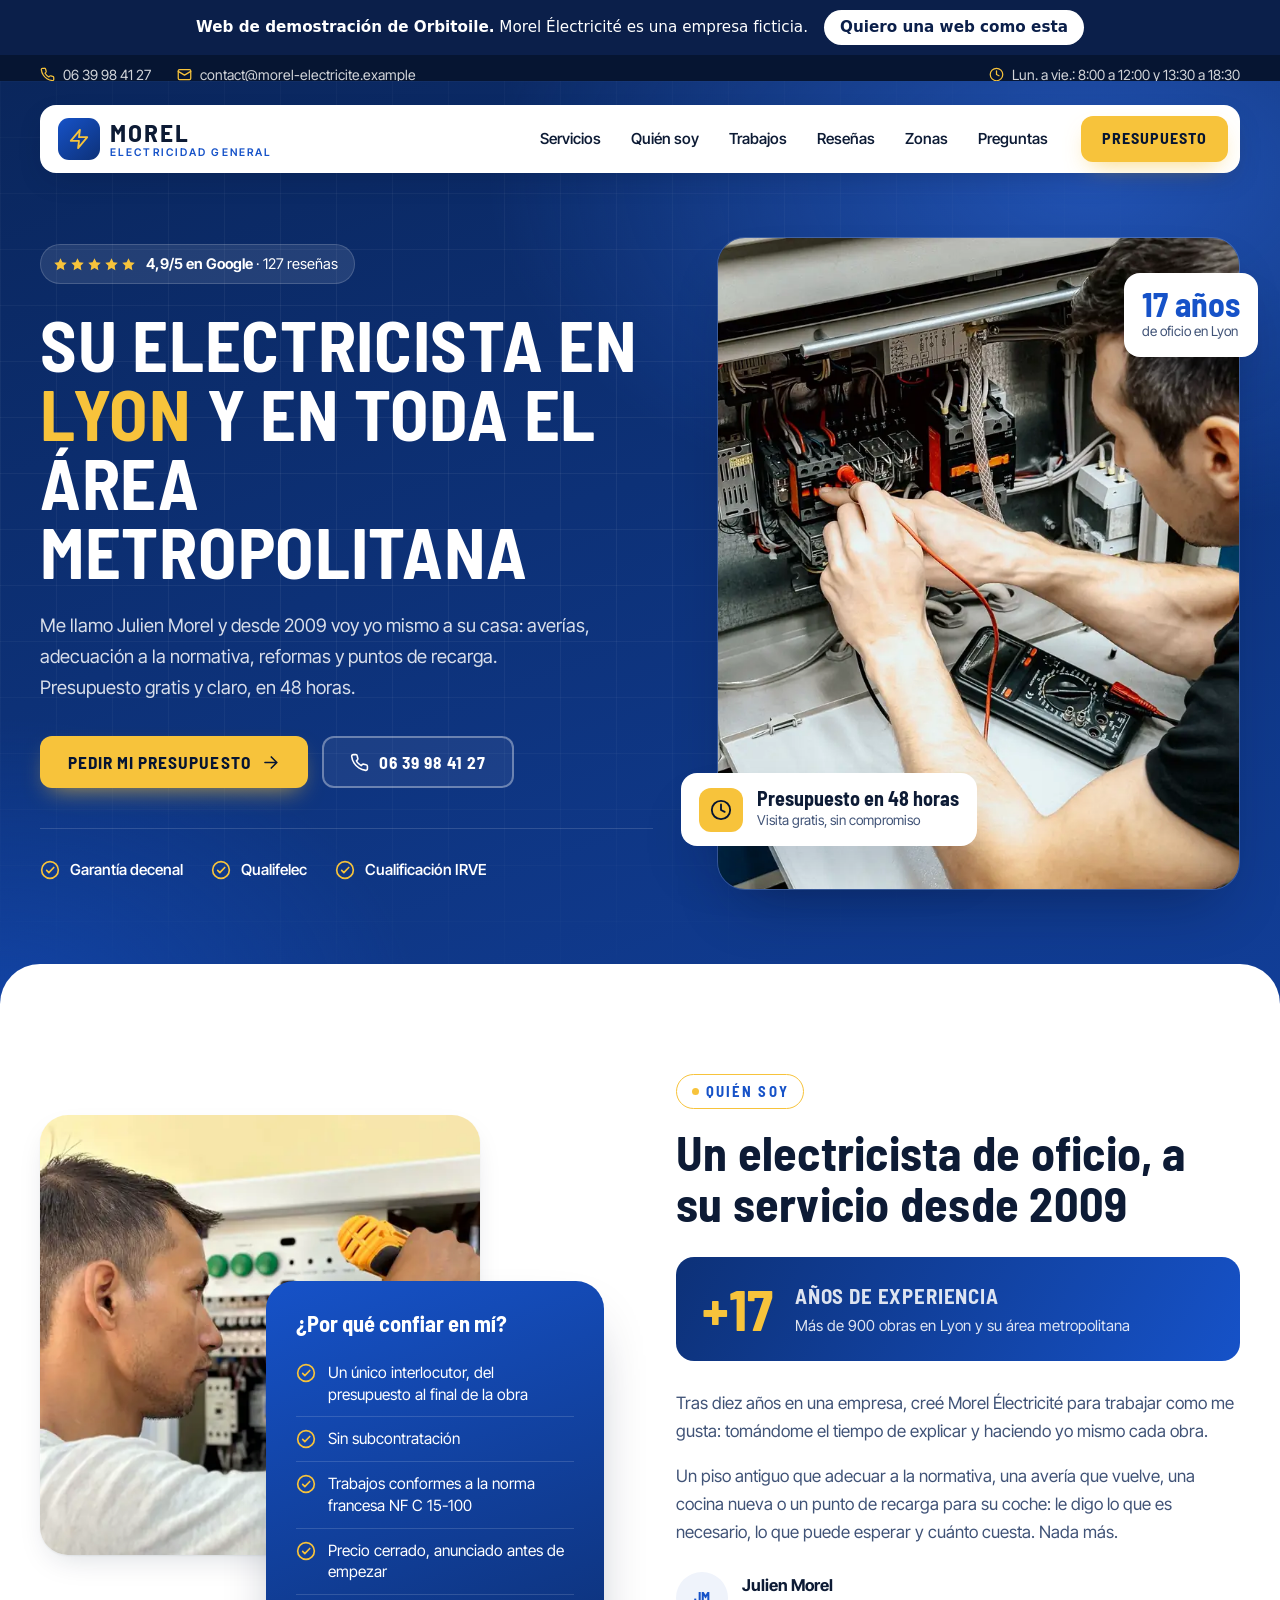
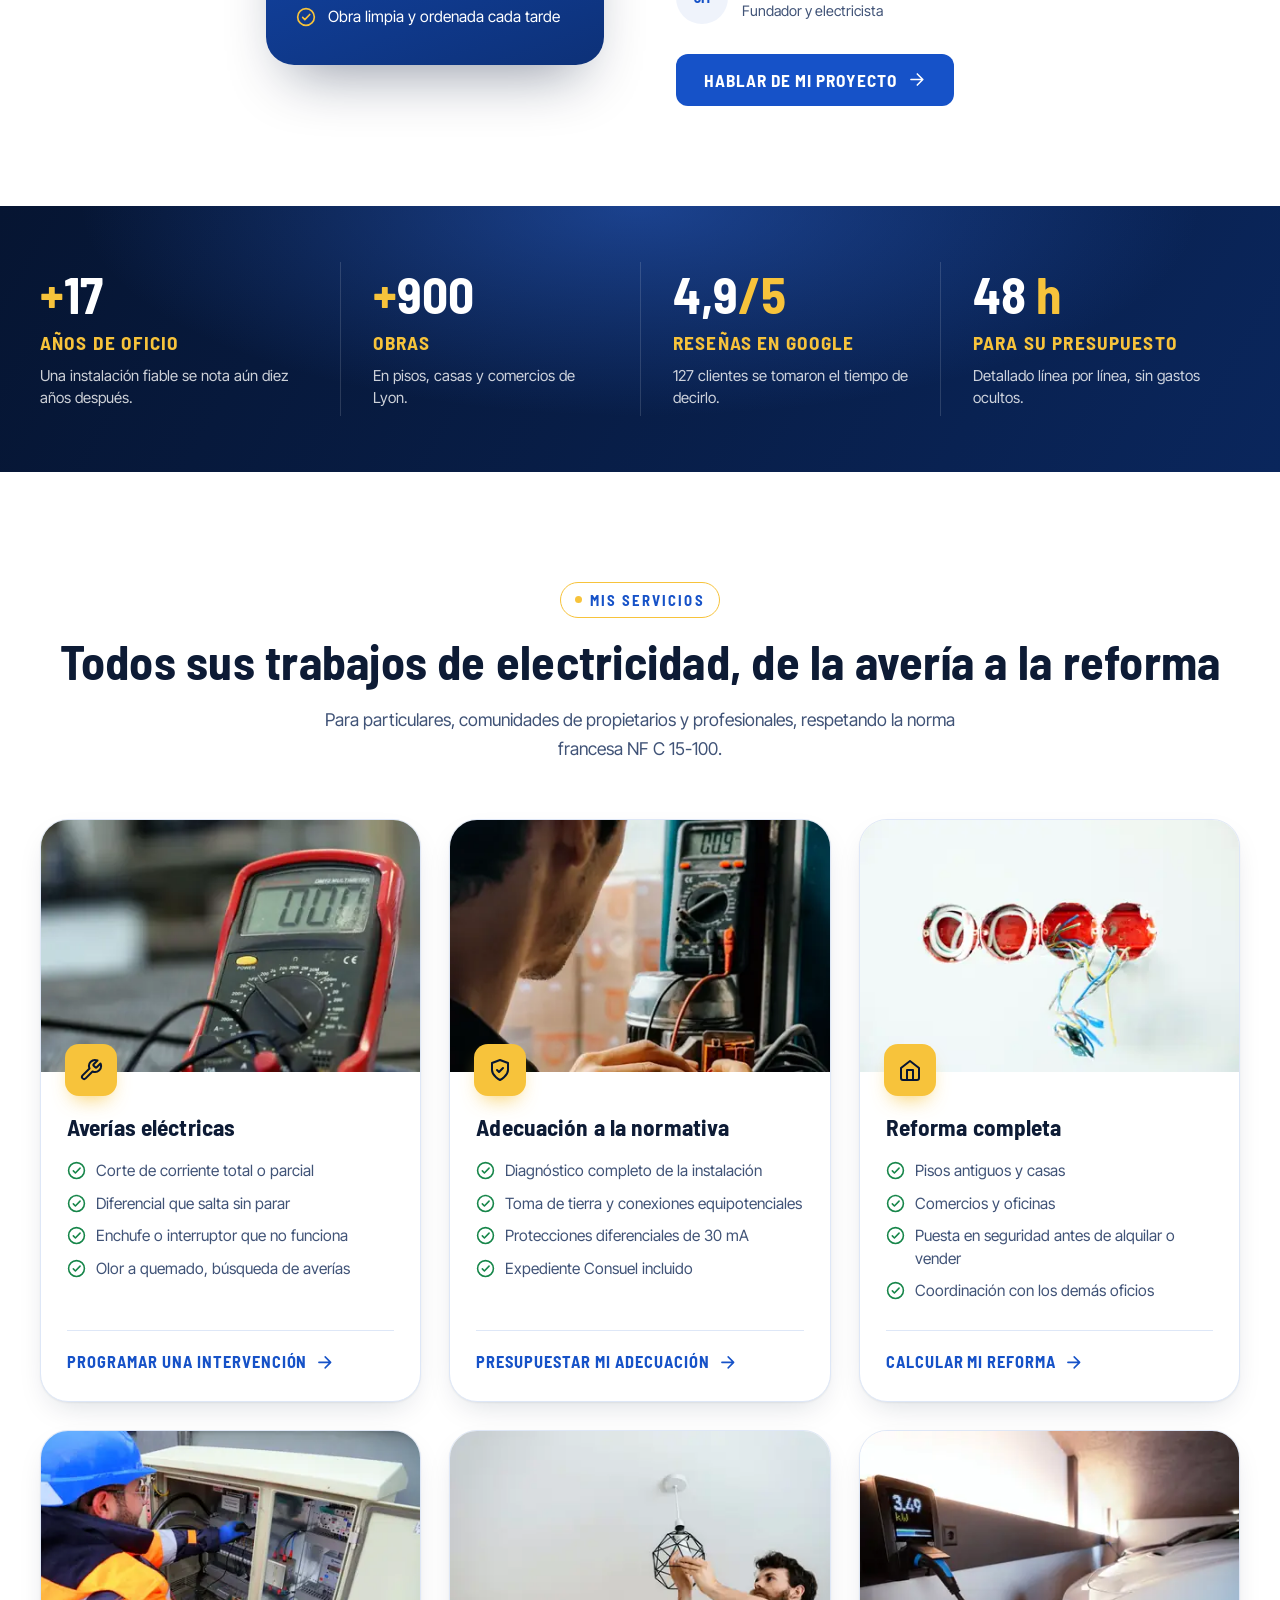
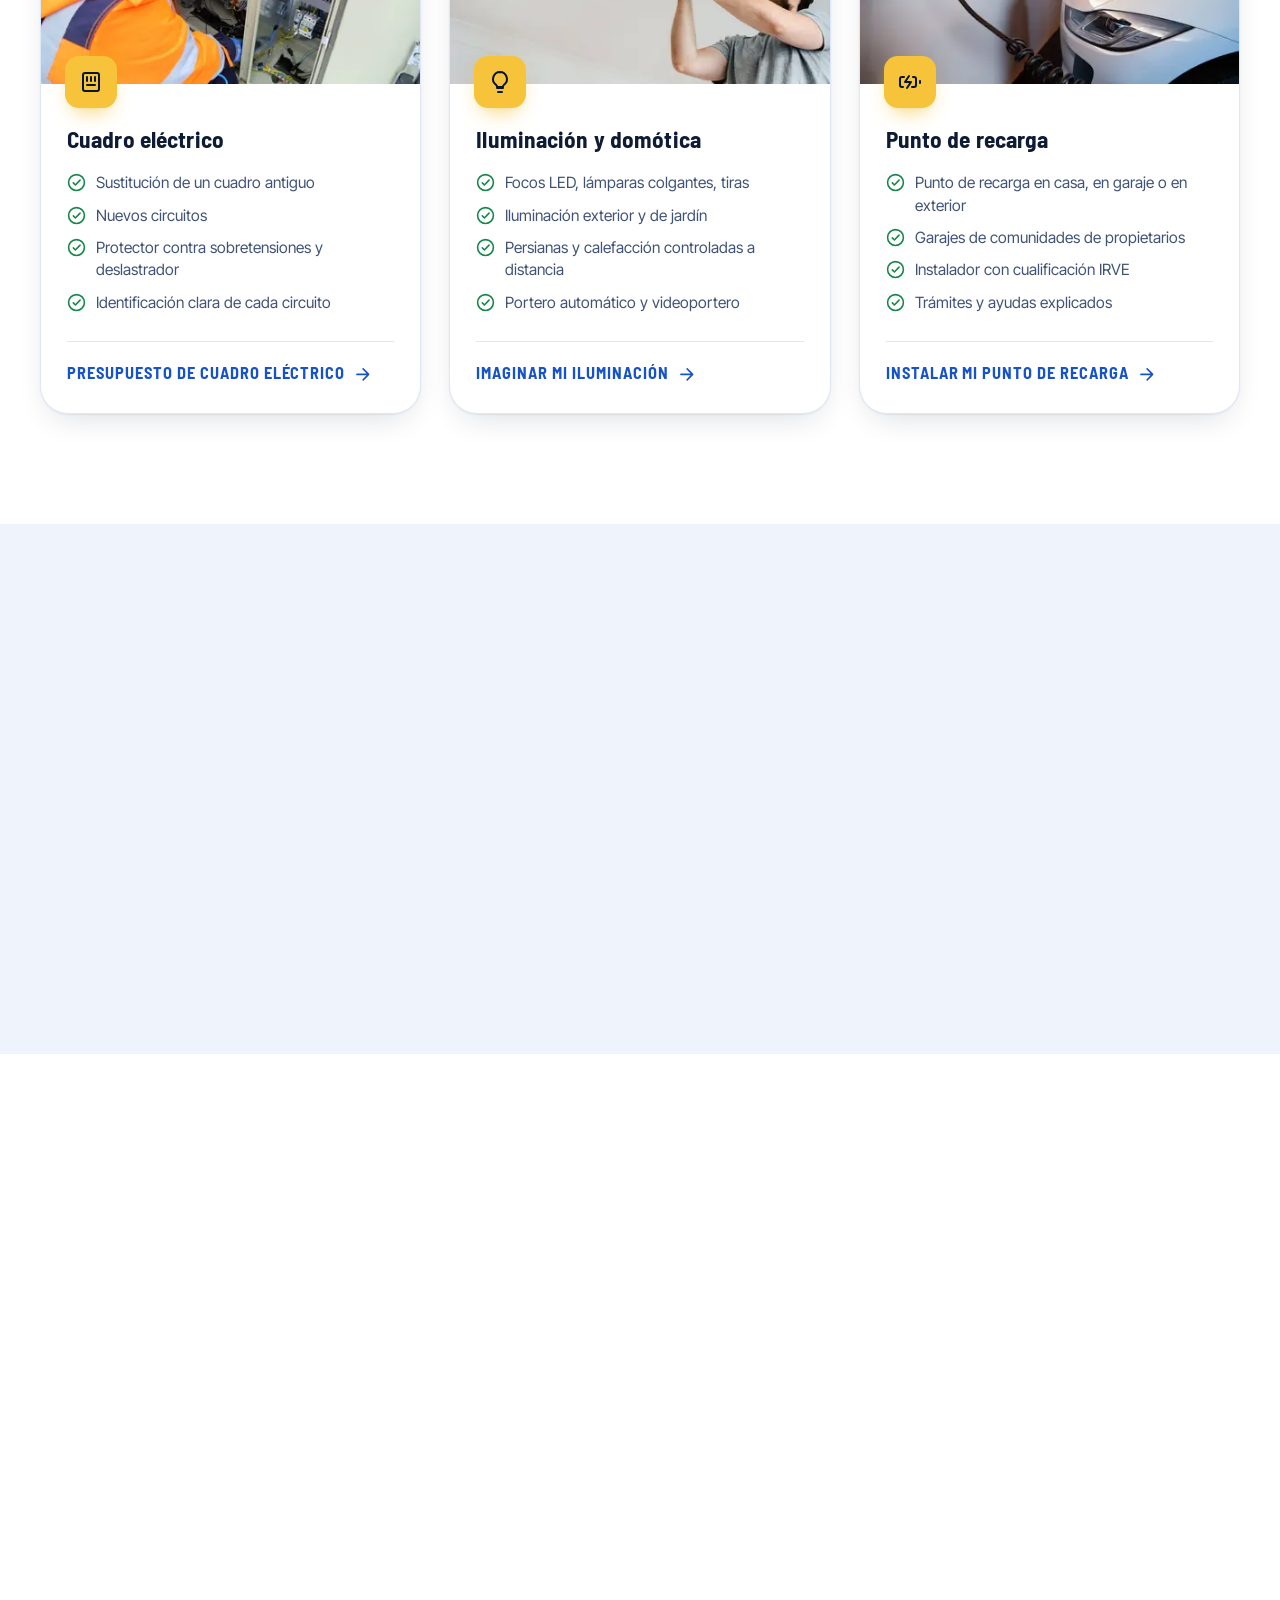
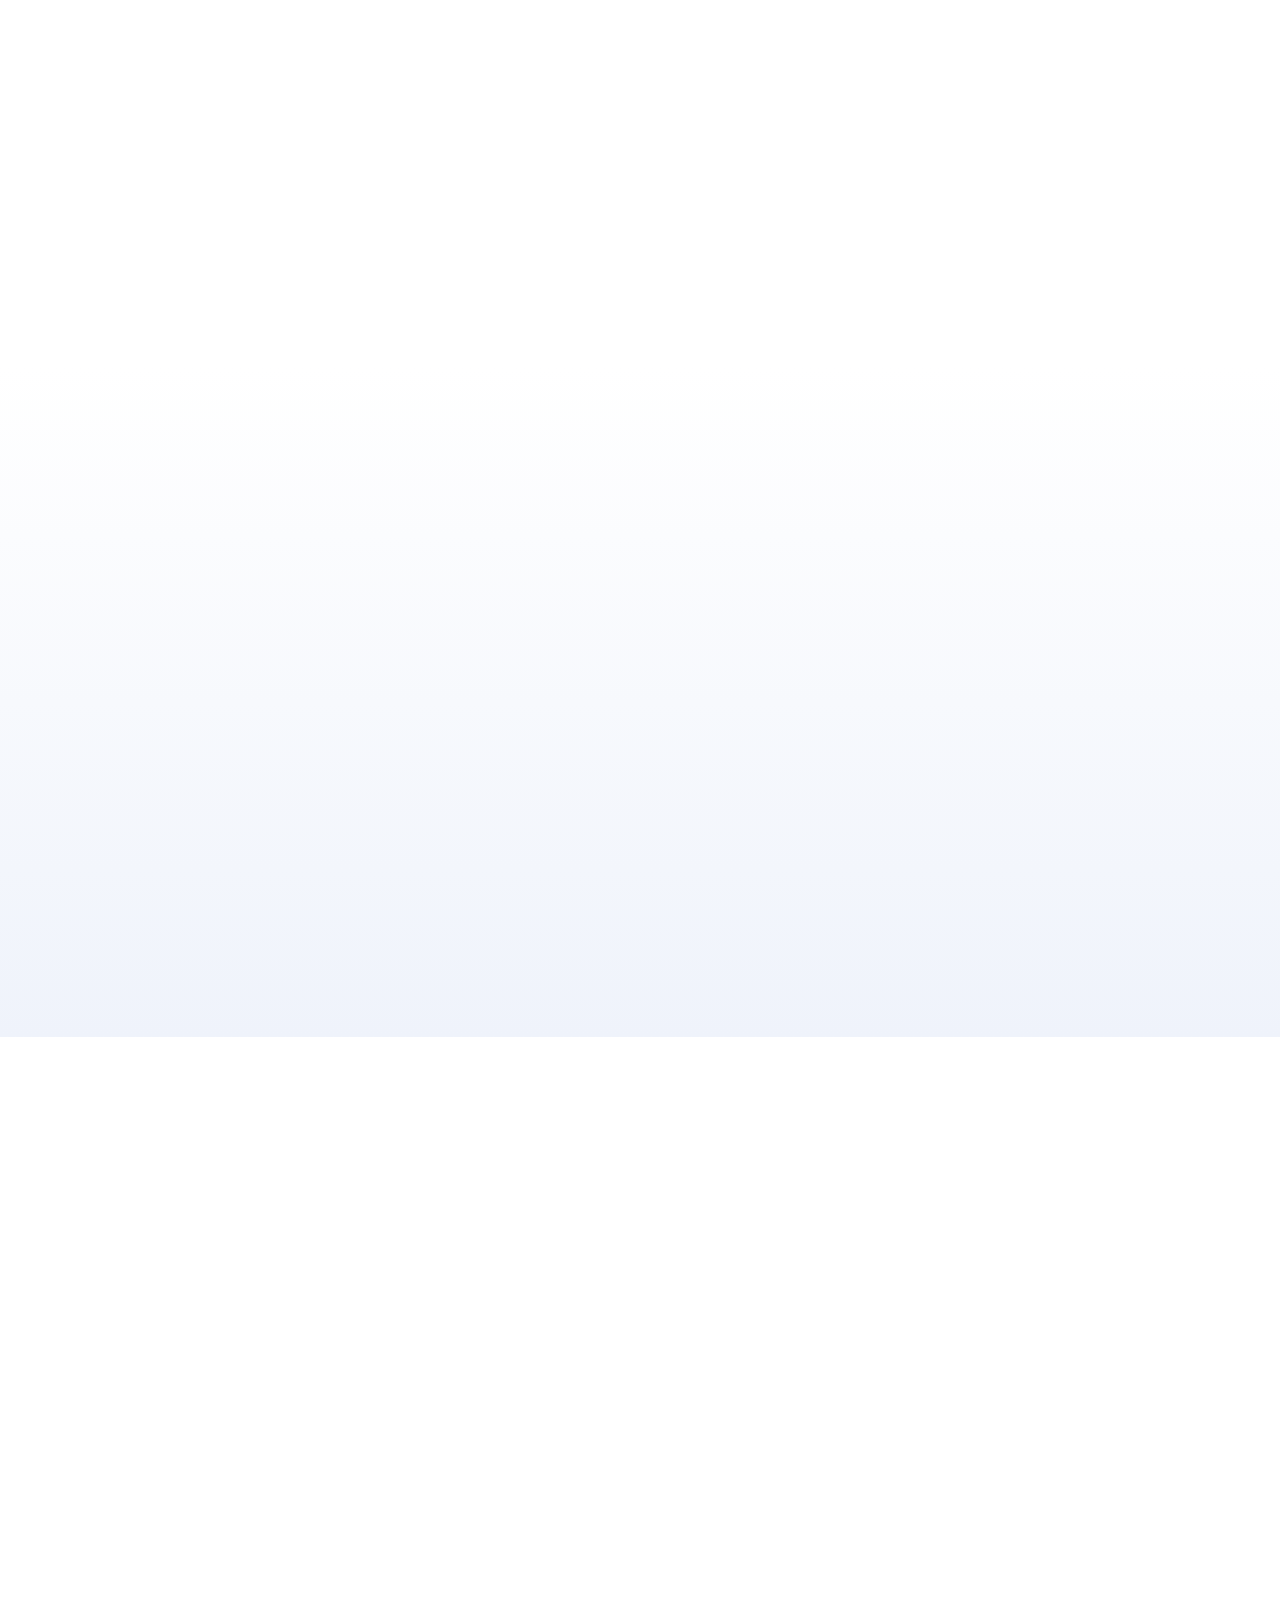
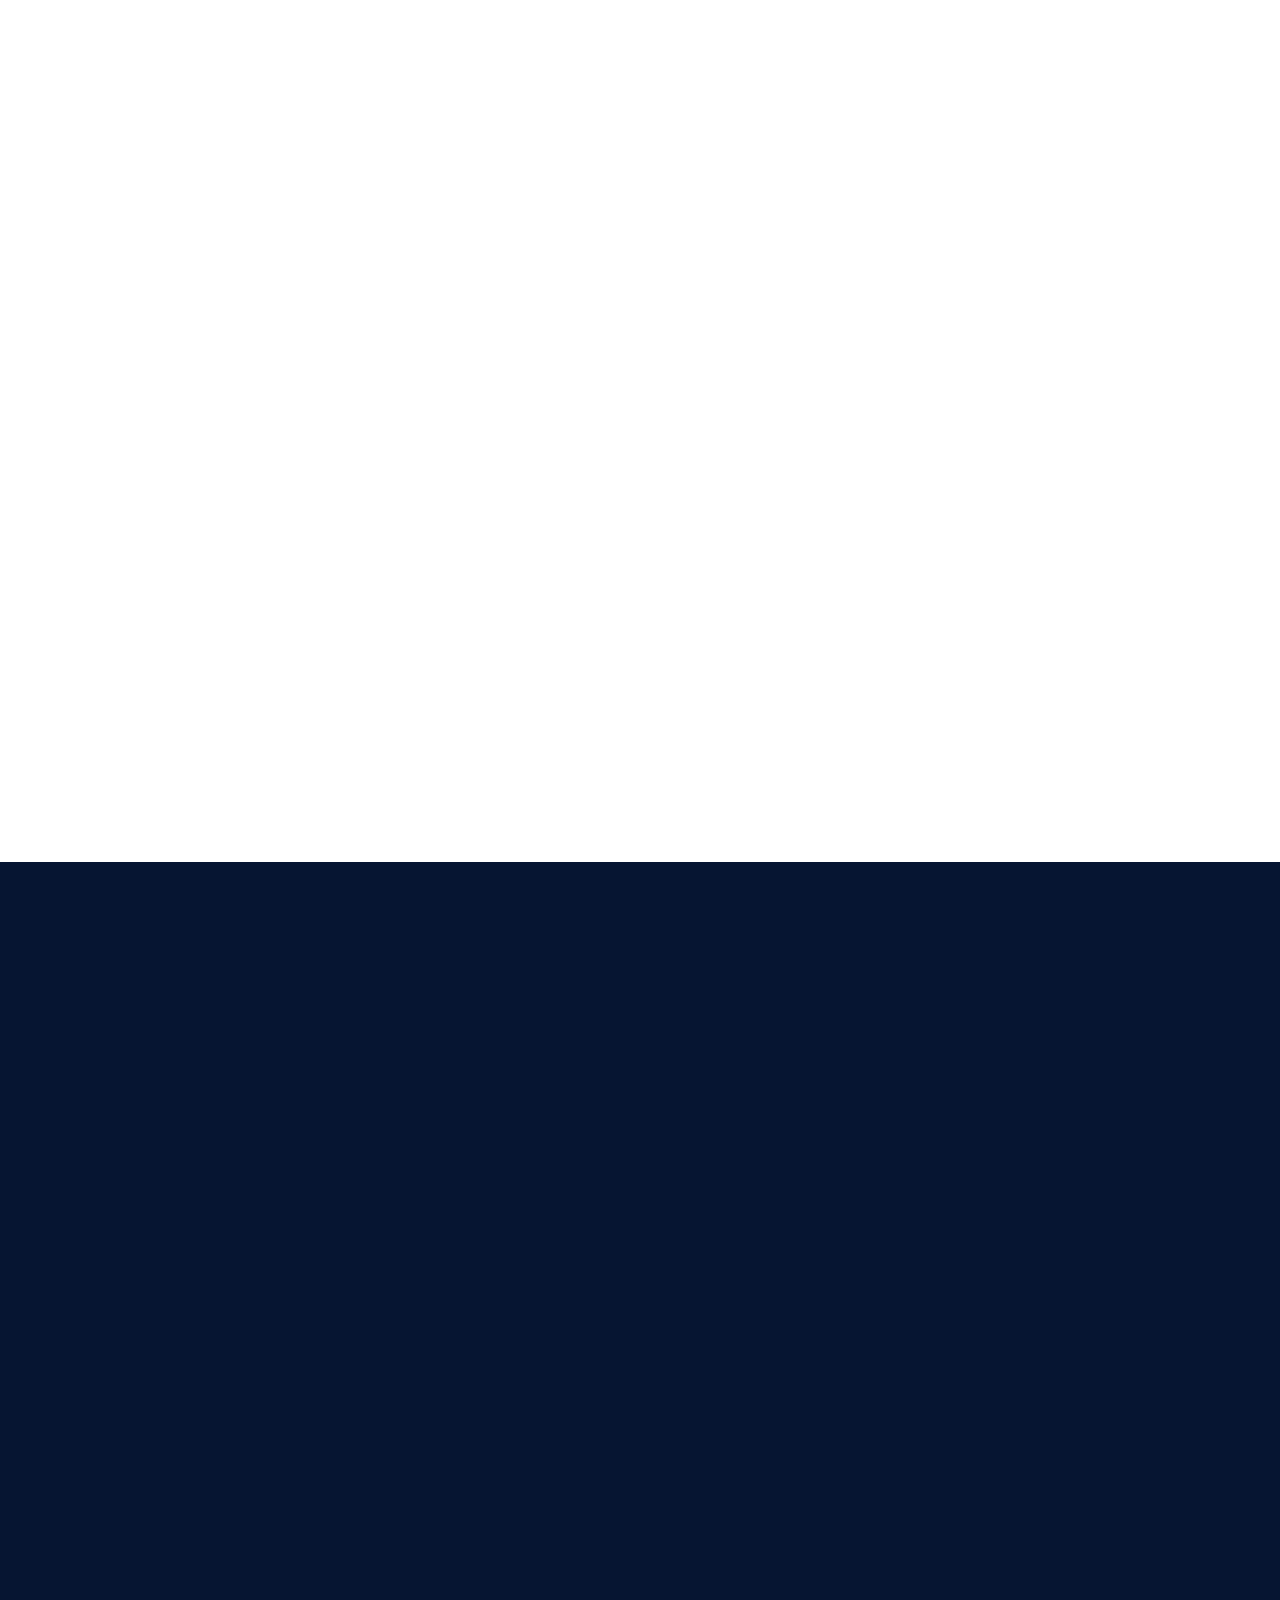
<file: es.html>
<!doctype html>
<html lang="es">
<head>
<meta charset="utf-8">
<meta name="viewport" content="width=device-width, initial-scale=1">
<meta name="robots" content="noindex, nofollow">
<title>Electricista en Lyon y su área metropolitana | Morel Électricité</title>
<meta name="description" content="Electricista en Lyon desde 2009: averías, adecuación a la normativa, reforma eléctrica y puntos de recarga. Un único interlocutor, presupuesto gratis en 48 horas.">
<link rel="canonical" href="https://demo.orbitoile.fr/artisan/es.html">
<meta property="og:type" content="website">
<meta property="og:locale" content="es_ES">
<meta property="og:site_name" content="Morel Électricité">
<meta property="og:title" content="Electricista en Lyon y su área metropolitana | Morel Électricité">
<meta property="og:description" content="Electricista en Lyon desde 2009: averías, adecuación a la normativa, reforma eléctrica y puntos de recarga. Un único interlocutor, presupuesto gratis en 48 horas.">
<meta property="og:url" content="https://demo.orbitoile.fr/artisan/es.html">
<meta property="og:image" content="https://demo.orbitoile.fr/artisan/og.jpg">
<meta property="og:image:width" content="1200">
<meta property="og:image:height" content="630">
<meta name="theme-color" content="#0D3178">
<link rel="icon" href="favicon.svg" type="image/svg+xml">
<link rel="preload" href="titres-700.woff2" as="font" type="font/woff2" crossorigin>
<link rel="preload" href="texte.woff2" as="font" type="font/woff2" crossorigin>
<link rel="preload" as="image" href="accueil-720.webp" imagesrcset="accueil-480.webp 480w, accueil-720.webp 720w, accueil-960.webp 960w" imagesizes="(max-width: 1080px) 92vw, 500px" fetchpriority="high">
<link rel="stylesheet" href="style.css?v=e8752f01">
<link rel="stylesheet" href="demo.css">
</head>
<body>
<aside class="demo-bandeau" aria-label="Web de demostración"><span><b>Web de demostración de Orbitoile.</b> Morel Électricité es una empresa ficticia.</span><a href="https://orbitoile.fr/es/">Quiero una web como esta</a></aside>
<svg class="sprite" aria-hidden="true"><symbol id="i-ampoule" viewBox="0 0 24 24"><path d="M9 18h6M10 22h4M12 2a7 7 0 0 0-4 12.7c.6.5 1 1.3 1 2.3h6c0-1 .4-1.8 1-2.3A7 7 0 0 0 12 2z"/></symbol><symbol id="i-borne" viewBox="0 0 24 24"><path d="M15 7h1a2 2 0 0 1 2 2v6a2 2 0 0 1-2 2h-2M6 7H4a2 2 0 0 0-2 2v6a2 2 0 0 0 2 2h1M22 11v2M11 6l-4 6h6l-4 6"/></symbol><symbol id="i-bouclier" viewBox="0 0 24 24"><path d="M12 22s8-4 8-10V5l-8-3-8 3v7c0 6 8 10 8 10z"/><path d="m9 12 2 2 4-4"/></symbol><symbol id="i-cle" viewBox="0 0 24 24"><path d="M14.7 6.3a1 1 0 0 0 0 1.4l1.6 1.6a1 1 0 0 0 1.4 0l3.77-3.77a6 6 0 0 1-7.94 7.94l-6.91 6.91a2.12 2.12 0 0 1-3-3l6.91-6.91a6 6 0 0 1 7.94-7.94z"/></symbol><symbol id="i-coche" viewBox="0 0 24 24"><circle cx="12" cy="12" r="10"/><path d="m8 12.5 2.6 2.6L16.5 9"/></symbol><symbol id="i-eclair" viewBox="0 0 24 24"><path d="M13 2 3 14h9l-1 8 10-12h-9l1-8z"/></symbol><symbol id="i-etoile" viewBox="0 0 24 24"><path d="m12 2 3.09 6.26L22 9.27l-5 4.87 1.18 6.88L12 17.77l-6.18 3.25L7 14.14 2 9.27l6.91-1.01z"/></symbol><symbol id="i-fermer" viewBox="0 0 24 24"><path d="M18 6 6 18M6 6l12 12"/></symbol><symbol id="i-fleche" viewBox="0 0 24 24"><path d="M5 12h14M13 5l7 7-7 7"/></symbol><symbol id="i-horloge" viewBox="0 0 24 24"><circle cx="12" cy="12" r="10"/><path d="M12 6v6l4 2"/></symbol><symbol id="i-mail" viewBox="0 0 24 24"><rect x="2" y="4" width="20" height="16" rx="2"/><path d="m22 7-10 6L2 7"/></symbol><symbol id="i-maison" viewBox="0 0 24 24"><path d="m3 10 9-7 9 7v10a2 2 0 0 1-2 2H5a2 2 0 0 1-2-2z"/><path d="M9 22V12h6v10"/></symbol><symbol id="i-menu" viewBox="0 0 24 24"><path d="M4 7h16M4 12h16M4 17h16"/></symbol><symbol id="i-repere" viewBox="0 0 24 24"><path d="M20 10c0 6-8 12-8 12s-8-6-8-12a8 8 0 0 1 16 0z"/><circle cx="12" cy="10" r="3"/></symbol><symbol id="i-tableau" viewBox="0 0 24 24"><rect x="4" y="3" width="16" height="18" rx="2"/><path d="M8 7v4M12 7v4M16 7v4M8 15h8"/></symbol><symbol id="i-tel" viewBox="0 0 24 24"><path d="M22 16.92v3a2 2 0 0 1-2.18 2 19.8 19.8 0 0 1-8.63-3.07 19.5 19.5 0 0 1-6-6A19.8 19.8 0 0 1 2.12 4.18 2 2 0 0 1 4.11 2h3a2 2 0 0 1 2 1.72c.13.96.36 1.9.7 2.81a2 2 0 0 1-.45 2.11L8.09 9.91a16 16 0 0 0 6 6l1.27-1.27a2 2 0 0 1 2.11-.45c.9.34 1.85.57 2.81.7A2 2 0 0 1 22 16.92z"/></symbol></svg>
<a class="lien-evitement" href="#contenu">Ir al contenido</a>
<div class="bandeau">
  <div class="conteneur">
    <ul>
      <li><svg class="ico" aria-hidden="true"><use href="#i-tel"/></svg><a href="tel:+33639984127">06 39 98 41 27</a></li>
      <li><svg class="ico" aria-hidden="true"><use href="#i-mail"/></svg><a href="mailto:contact@morel-electricite.example">contact@morel-electricite.example</a></li>
    </ul>
    <p><svg class="ico" aria-hidden="true"><use href="#i-horloge"/></svg>Lun. a vie.: 8:00 a 12:00 y 13:30 a 18:30</p>
  </div>
</div>
<header class="entete">
  <div class="conteneur entete-carte">
    <a class="logo" href="#haut"><span class="logo-icone"><svg class="ico" aria-hidden="true"><use href="#i-eclair"/></svg></span><span class="logo-texte"><span class="logo-nom">Morel</span><span class="logo-metier">Electricidad general</span></span></a>
    <nav class="nav-pc" aria-label="Menú principal"><ul><li><a href="#services">Servicios</a></li><li><a href="#apropos">Quién soy</a></li><li><a href="#realisations">Trabajos</a></li><li><a href="#avis">Reseñas</a></li><li><a href="#zones">Zonas</a></li><li><a href="#faq">Preguntas</a></li></ul></nav>
    <a class="btn btn-accent btn-devis" href="#contact">Presupuesto</a>
    <a class="appel-mobile" href="tel:+33639984127" aria-label="Llamar al 06 39 98 41 27"><svg class="ico" aria-hidden="true"><use href="#i-tel"/></svg></a>
    <details class="menu-mobile">
      <summary aria-label="Abrir el menú"><svg class="ico ico-ouvrir" aria-hidden="true"><use href="#i-menu"/></svg><svg class="ico ico-fermer" aria-hidden="true"><use href="#i-fermer"/></svg></summary>
      <nav class="menu-panneau" aria-label="Menú móvil">
        <ul><li><a href="#services">Servicios</a></li><li><a href="#apropos">Quién soy</a></li><li><a href="#realisations">Trabajos</a></li><li><a href="#avis">Opiniones de clientes</a></li><li><a href="#zones">Zonas de intervención</a></li><li><a href="#faq">Preguntas frecuentes</a></li></ul>
        <a class="btn btn-accent" href="#contact">Pedir mi presupuesto</a>
      </nav>
    </details>
  </div>
</header>
<main id="contenu">
<section class="heros" id="haut">
  <div class="conteneur heros-grille">
    <div>
      <p class="note"><span class="etoiles"><svg class="ico ico-plein" aria-hidden="true"><use href="#i-etoile"/></svg><svg class="ico ico-plein" aria-hidden="true"><use href="#i-etoile"/></svg><svg class="ico ico-plein" aria-hidden="true"><use href="#i-etoile"/></svg><svg class="ico ico-plein" aria-hidden="true"><use href="#i-etoile"/></svg><svg class="ico ico-plein" aria-hidden="true"><use href="#i-etoile"/></svg></span><span><strong>4,9/5 en Google</strong> · 127 reseñas</span></p>
      <h1>Su electricista en <span>Lyon</span> y en toda el área metropolitana</h1>
      <p class="heros-texte">Me llamo Julien Morel y desde 2009 voy yo mismo a su casa: averías, adecuación a la normativa, reformas y puntos de recarga. Presupuesto gratis y claro, en 48 horas.</p>
      <div class="heros-actions">
        <a class="btn btn-accent" href="#contact">Pedir mi presupuesto<svg class="ico" aria-hidden="true"><use href="#i-fleche"/></svg></a>
        <a class="btn btn-ligne" href="tel:+33639984127"><svg class="ico" aria-hidden="true"><use href="#i-tel"/></svg>06 39 98 41 27</a>
      </div>
      <ul class="garanties"><li><svg class="ico" aria-hidden="true"><use href="#i-coche"/></svg>Garantía decenal</li><li><svg class="ico" aria-hidden="true"><use href="#i-coche"/></svg>Qualifelec</li><li><svg class="ico" aria-hidden="true"><use href="#i-coche"/></svg>Cualificación IRVE</li></ul>
    </div>
    <div class="heros-visuel">
      <div class="heros-photo"><img src="accueil-720.webp" srcset="accueil-480.webp 480w, accueil-720.webp 720w, accueil-960.webp 960w" sizes="(max-width: 1080px) 92vw, 500px" width="720" height="900" alt="Julien Morel, electricista, revisa un cuadro eléctrico con un multímetro" fetchpriority="high"></div>
      <div class="pastille pastille-haut"><strong>17 años</strong><small>de oficio en Lyon</small></div>
      <div class="pastille pastille-bas"><span class="pastille-ico"><svg class="ico" aria-hidden="true"><use href="#i-horloge"/></svg></span><span><strong>Presupuesto en 48 horas</strong><small>Visita gratis, sin compromiso</small></span></div>
    </div>
  </div>
</section>
<div class="recouvre">
<section class="apropos" id="apropos">
  <div class="conteneur apropos-grille">
    <div class="apropos-visuel">
      <div class="apropos-photo"><img src="a-propos-820.webp" srcset="a-propos-520.webp 520w, a-propos-820.webp 820w" sizes="(max-width: 1080px) 92vw, 440px" width="820" height="820" alt="Instalación de un cuadro eléctrico nuevo en casa de un cliente" loading="lazy" decoding="async"></div>
      <div class="confiance">
        <p class="confiance-titre">¿Por qué confiar en mí?</p>
        <ul><li><svg class="ico" aria-hidden="true"><use href="#i-coche"/></svg><span>Un único interlocutor, del presupuesto al final de la obra</span></li><li><svg class="ico" aria-hidden="true"><use href="#i-coche"/></svg><span>Sin subcontratación</span></li><li><svg class="ico" aria-hidden="true"><use href="#i-coche"/></svg><span>Trabajos conformes a la norma francesa NF C 15-100</span></li><li><svg class="ico" aria-hidden="true"><use href="#i-coche"/></svg><span>Precio cerrado, anunciado antes de empezar</span></li><li><svg class="ico" aria-hidden="true"><use href="#i-coche"/></svg><span>Obra limpia y ordenada cada tarde</span></li></ul>
      </div>
    </div>
    <div class="apropos-texte">
      <span class="etiquette">Quién soy</span>
      <h2>Un electricista de oficio, a su servicio desde 2009</h2>
      <div class="experience"><b>+17</b><span><strong>Años de experiencia</strong>Más de 900 obras en Lyon y su área metropolitana</span></div>
      <p>Tras diez años en una empresa, creé Morel Électricité para trabajar como me gusta: tomándome el tiempo de explicar y haciendo yo mismo cada obra.</p><p>Un piso antiguo que adecuar a la normativa, una avería que vuelve, una cocina nueva o un punto de recarga para su coche: le digo lo que es necesario, lo que puede esperar y cuánto cuesta. Nada más.</p>
      <div class="signature">
        <span class="signature-initiales" aria-hidden="true">JM</span>
        <span><b>Julien Morel</b><span>Fundador y electricista</span></span>
      </div>
      <a class="btn btn-marque" href="#contact">Hablar de mi proyecto<svg class="ico" aria-hidden="true"><use href="#i-fleche"/></svg></a>
    </div>
  </div>
</section>
<section class="chiffres" aria-label="En cifras"><div class="conteneur"><ul><li><b><i>+</i>17</b><strong>Años de oficio</strong><span>Una instalación fiable se nota aún diez años después.</span></li><li><b><i>+</i>900</b><strong>Obras</strong><span>En pisos, casas y comercios de Lyon.</span></li><li><b>4,9<i>/5</i></b><strong>Reseñas en Google</strong><span>127 clientes se tomaron el tiempo de decirlo.</span></li><li><b>48<i> h</i></b><strong>Para su presupuesto</strong><span>Detallado línea por línea, sin gastos ocultos.</span></li></ul></div></section>
<section class="services" id="services">
  <div class="conteneur">
    <div class="entete-section">
      <span class="etiquette">Mis servicios</span>
      <h2>Todos sus trabajos de electricidad, de la avería a la reforma</h2>
      <p class="intro">Para particulares, comunidades de propietarios y profesionales, respetando la norma francesa NF C 15-100.</p>
    </div>
    <div class="services-grille">
<article class="carte">
  <div class="carte-photo"><img src="service-1-depannage-electrique-720.webp" srcset="service-1-depannage-electrique-420.webp 420w, service-1-depannage-electrique-720.webp 720w" sizes="(max-width: 860px) 92vw, (max-width: 1080px) 46vw, 380px" width="720" height="480" alt="Averías eléctricas" loading="lazy" decoding="async"><span class="carte-ico"><svg class="ico" aria-hidden="true"><use href="#i-cle"/></svg></span></div>
  <div class="carte-corps">
    <h3>Averías eléctricas</h3>
    <ul class="coches"><li><svg class="ico" aria-hidden="true"><use href="#i-coche"/></svg><span>Corte de corriente total o parcial</span></li><li><svg class="ico" aria-hidden="true"><use href="#i-coche"/></svg><span>Diferencial que salta sin parar</span></li><li><svg class="ico" aria-hidden="true"><use href="#i-coche"/></svg><span>Enchufe o interruptor que no funciona</span></li><li><svg class="ico" aria-hidden="true"><use href="#i-coche"/></svg><span>Olor a quemado, búsqueda de averías</span></li></ul>
    <a class="carte-lien" href="#contact">Programar una intervención<svg class="ico" aria-hidden="true"><use href="#i-fleche"/></svg></a>
  </div>
</article><article class="carte">
  <div class="carte-photo"><img src="service-2-mise-aux-normes-720.webp" srcset="service-2-mise-aux-normes-420.webp 420w, service-2-mise-aux-normes-720.webp 720w" sizes="(max-width: 860px) 92vw, (max-width: 1080px) 46vw, 380px" width="720" height="480" alt="Adecuación a la normativa" loading="lazy" decoding="async"><span class="carte-ico"><svg class="ico" aria-hidden="true"><use href="#i-bouclier"/></svg></span></div>
  <div class="carte-corps">
    <h3>Adecuación a la normativa</h3>
    <ul class="coches"><li><svg class="ico" aria-hidden="true"><use href="#i-coche"/></svg><span>Diagnóstico completo de la instalación</span></li><li><svg class="ico" aria-hidden="true"><use href="#i-coche"/></svg><span>Toma de tierra y conexiones equipotenciales</span></li><li><svg class="ico" aria-hidden="true"><use href="#i-coche"/></svg><span>Protecciones diferenciales de 30 mA</span></li><li><svg class="ico" aria-hidden="true"><use href="#i-coche"/></svg><span>Expediente Consuel incluido</span></li></ul>
    <a class="carte-lien" href="#contact">Presupuestar mi adecuación<svg class="ico" aria-hidden="true"><use href="#i-fleche"/></svg></a>
  </div>
</article><article class="carte">
  <div class="carte-photo"><img src="service-3-renovation-complete-720.webp" srcset="service-3-renovation-complete-420.webp 420w, service-3-renovation-complete-720.webp 720w" sizes="(max-width: 860px) 92vw, (max-width: 1080px) 46vw, 380px" width="720" height="480" alt="Reforma completa" loading="lazy" decoding="async"><span class="carte-ico"><svg class="ico" aria-hidden="true"><use href="#i-maison"/></svg></span></div>
  <div class="carte-corps">
    <h3>Reforma completa</h3>
    <ul class="coches"><li><svg class="ico" aria-hidden="true"><use href="#i-coche"/></svg><span>Pisos antiguos y casas</span></li><li><svg class="ico" aria-hidden="true"><use href="#i-coche"/></svg><span>Comercios y oficinas</span></li><li><svg class="ico" aria-hidden="true"><use href="#i-coche"/></svg><span>Puesta en seguridad antes de alquilar o vender</span></li><li><svg class="ico" aria-hidden="true"><use href="#i-coche"/></svg><span>Coordinación con los demás oficios</span></li></ul>
    <a class="carte-lien" href="#contact">Calcular mi reforma<svg class="ico" aria-hidden="true"><use href="#i-fleche"/></svg></a>
  </div>
</article><article class="carte">
  <div class="carte-photo"><img src="service-4-tableau-electrique-720.webp" srcset="service-4-tableau-electrique-420.webp 420w, service-4-tableau-electrique-720.webp 720w" sizes="(max-width: 860px) 92vw, (max-width: 1080px) 46vw, 380px" width="720" height="480" alt="Cuadro eléctrico" loading="lazy" decoding="async"><span class="carte-ico"><svg class="ico" aria-hidden="true"><use href="#i-tableau"/></svg></span></div>
  <div class="carte-corps">
    <h3>Cuadro eléctrico</h3>
    <ul class="coches"><li><svg class="ico" aria-hidden="true"><use href="#i-coche"/></svg><span>Sustitución de un cuadro antiguo</span></li><li><svg class="ico" aria-hidden="true"><use href="#i-coche"/></svg><span>Nuevos circuitos</span></li><li><svg class="ico" aria-hidden="true"><use href="#i-coche"/></svg><span>Protector contra sobretensiones y deslastrador</span></li><li><svg class="ico" aria-hidden="true"><use href="#i-coche"/></svg><span>Identificación clara de cada circuito</span></li></ul>
    <a class="carte-lien" href="#contact">Presupuesto de cuadro eléctrico<svg class="ico" aria-hidden="true"><use href="#i-fleche"/></svg></a>
  </div>
</article><article class="carte">
  <div class="carte-photo"><img src="service-5-eclairage-et-domotique-720.webp" srcset="service-5-eclairage-et-domotique-420.webp 420w, service-5-eclairage-et-domotique-720.webp 720w" sizes="(max-width: 860px) 92vw, (max-width: 1080px) 46vw, 380px" width="720" height="480" alt="Iluminación y domótica" loading="lazy" decoding="async"><span class="carte-ico"><svg class="ico" aria-hidden="true"><use href="#i-ampoule"/></svg></span></div>
  <div class="carte-corps">
    <h3>Iluminación y domótica</h3>
    <ul class="coches"><li><svg class="ico" aria-hidden="true"><use href="#i-coche"/></svg><span>Focos LED, lámparas colgantes, tiras</span></li><li><svg class="ico" aria-hidden="true"><use href="#i-coche"/></svg><span>Iluminación exterior y de jardín</span></li><li><svg class="ico" aria-hidden="true"><use href="#i-coche"/></svg><span>Persianas y calefacción controladas a distancia</span></li><li><svg class="ico" aria-hidden="true"><use href="#i-coche"/></svg><span>Portero automático y videoportero</span></li></ul>
    <a class="carte-lien" href="#contact">Imaginar mi iluminación<svg class="ico" aria-hidden="true"><use href="#i-fleche"/></svg></a>
  </div>
</article><article class="carte">
  <div class="carte-photo"><img src="service-6-borne-de-recharge-720.webp" srcset="service-6-borne-de-recharge-420.webp 420w, service-6-borne-de-recharge-720.webp 720w" sizes="(max-width: 860px) 92vw, (max-width: 1080px) 46vw, 380px" width="720" height="480" alt="Punto de recarga" loading="lazy" decoding="async"><span class="carte-ico"><svg class="ico" aria-hidden="true"><use href="#i-borne"/></svg></span></div>
  <div class="carte-corps">
    <h3>Punto de recarga</h3>
    <ul class="coches"><li><svg class="ico" aria-hidden="true"><use href="#i-coche"/></svg><span>Punto de recarga en casa, en garaje o en exterior</span></li><li><svg class="ico" aria-hidden="true"><use href="#i-coche"/></svg><span>Garajes de comunidades de propietarios</span></li><li><svg class="ico" aria-hidden="true"><use href="#i-coche"/></svg><span>Instalador con cualificación IRVE</span></li><li><svg class="ico" aria-hidden="true"><use href="#i-coche"/></svg><span>Trámites y ayudas explicados</span></li></ul>
    <a class="carte-lien" href="#contact">Instalar mi punto de recarga<svg class="ico" aria-hidden="true"><use href="#i-fleche"/></svg></a>
  </div>
</article>
    </div>
  </div>
</section>
<section class="etapes" aria-labelledby="titre-etapes">
  <div class="conteneur">
    <div class="entete-section">
      <span class="etiquette">Cómo funciona</span>
      <h2 id="titre-etapes">Cuatro pasos, ninguna sorpresa</h2>
    </div>
    <ol><li><h3>Usted me llama</h3><p>O rellena el formulario. Le devuelvo la llamada en el día.</p></li><li><h3>Paso a verlo</h3><p>Visita gratis para entender su instalación y sus necesidades.</p></li><li><h3>Presupuesto en 48 horas</h3><p>Cada línea se explica. El precio anunciado es el precio que paga.</p></li><li><h3>Obra y certificado</h3><p>Obra limpia, pruebas delante de usted, certificado entregado al final.</p></li></ol>
  </div>
</section>
<section class="realisations" id="realisations">
  <div class="conteneur">
    <div class="realisations-tete">
      <div>
        <span class="etiquette">Trabajos</span>
        <h2>Algunas obras recientes</h2>
      </div>
      <div>
        <p>Cocinas, salones, cuadros, enchufes: una muestra de las últimas obras realizadas en Lyon y alrededores.</p>
        <a class="btn btn-accent" href="#contact">¿Un proyecto? Presupuesto gratis</a>
      </div>
    </div>
    <ul class="galerie galerie-6"><li><figure><img src="chantier-1-880.webp" srcset="chantier-1-520.webp 520w, chantier-1-880.webp 880w" sizes="(max-width: 860px) 92vw, 590px" width="880" height="660" alt="Cocina abierta, Lyon 6.º · Lámparas colgantes y LED bajo muebles" loading="lazy" decoding="async"><figcaption><b>Cocina abierta</b>Lyon 6.º · Lámparas colgantes y LED bajo muebles</figcaption></figure></li><li><figure><img src="chantier-2-640.webp" srcset="chantier-2-400.webp 400w, chantier-2-640.webp 640w" sizes="(max-width: 860px) 46vw, 290px" width="640" height="853" alt="Tiras LED, Écully · Iluminación indirecta" loading="lazy" decoding="async"><figcaption><b>Tiras LED</b>Écully · Iluminación indirecta</figcaption></figure></li><li><figure><img src="chantier-3-880.webp" srcset="chantier-3-520.webp 520w, chantier-3-880.webp 880w" sizes="(max-width: 860px) 46vw, 290px" width="880" height="660" alt="Luminarias, Villeurbanne" loading="lazy" decoding="async"><figcaption><b>Luminarias</b>Villeurbanne</figcaption></figure></li><li><figure><img src="chantier-4-880.webp" srcset="chantier-4-520.webp 520w, chantier-4-880.webp 880w" sizes="(max-width: 860px) 46vw, 290px" width="880" height="660" alt="Reforma completa, Lyon 3.º" loading="lazy" decoding="async"><figcaption><b>Reforma completa</b>Lyon 3.º</figcaption></figure></li><li><figure><img src="chantier-5-880.webp" srcset="chantier-5-520.webp 520w, chantier-5-880.webp 880w" sizes="(max-width: 860px) 46vw, 290px" width="880" height="660" alt="Isla central, Caluire-et-Cuire" loading="lazy" decoding="async"><figcaption><b>Isla central</b>Caluire-et-Cuire</figcaption></figure></li><li><figure><img src="chantier-6-880.webp" srcset="chantier-6-520.webp 520w, chantier-6-880.webp 880w" sizes="(max-width: 860px) 46vw, 290px" width="880" height="660" alt="Enchufes y circuitos, Tassin-la-Demi-Lune" loading="lazy" decoding="async"><figcaption><b>Enchufes y circuitos</b>Tassin-la-Demi-Lune</figcaption></figure></li></ul>
  </div>
</section>
<section class="avis" id="avis">
  <div class="conteneur">
    <div class="entete-section">
      <span class="etiquette">Opiniones de clientes</span>
      <h2>Lo que dicen mis clientes</h2>
    </div>
    <div class="avis-grille">
      <div class="avis-resume">
  <b>4,9</b>
  <span class="etoiles" role="img" aria-label="Nota de 4,9 sobre 5"><svg class="ico ico-plein" aria-hidden="true"><use href="#i-etoile"/></svg><svg class="ico ico-plein" aria-hidden="true"><use href="#i-etoile"/></svg><svg class="ico ico-plein" aria-hidden="true"><use href="#i-etoile"/></svg><svg class="ico ico-plein" aria-hidden="true"><use href="#i-etoile"/></svg><svg class="ico ico-plein" aria-hidden="true"><use href="#i-etoile"/></svg></span>
  <p>Nota media de 127 reseñas en Google.</p>
  <span class="demo-note">Nota y reseñas ficticias, escritas para la demostración.</span>
</div>
      <ul class="avis-cartes"><li class="av1">
  <span class="etoiles" role="img" aria-label="5 estrellas sobre 5"><svg class="ico ico-plein" aria-hidden="true"><use href="#i-etoile"/></svg><svg class="ico ico-plein" aria-hidden="true"><use href="#i-etoile"/></svg><svg class="ico ico-plein" aria-hidden="true"><use href="#i-etoile"/></svg><svg class="ico ico-plein" aria-hidden="true"><use href="#i-etoile"/></svg><svg class="ico ico-plein" aria-hidden="true"><use href="#i-etoile"/></svg></span>
  <blockquote>Cuadro completamente renovado en nuestro piso de las Pentes. Trabajo cuidado, todo explicado, y el precio final fue el del presupuesto.</blockquote>
  <div class="auteur"><span class="auteur-initiale" aria-hidden="true">C</span><span><b>Claire D.</b><span>Lyon 1.º</span></span></div>
</li><li class="av2">
  <span class="etoiles" role="img" aria-label="5 estrellas sobre 5"><svg class="ico ico-plein" aria-hidden="true"><use href="#i-etoile"/></svg><svg class="ico ico-plein" aria-hidden="true"><use href="#i-etoile"/></svg><svg class="ico ico-plein" aria-hidden="true"><use href="#i-etoile"/></svg><svg class="ico ico-plein" aria-hidden="true"><use href="#i-etoile"/></svg><svg class="ico ico-plein" aria-hidden="true"><use href="#i-etoile"/></svg></span>
  <blockquote>Lo llamé un martes por la noche por un diferencial que saltaba y vino a la mañana siguiente. Avería encontrada en veinte minutos. Lo recomiendo.</blockquote>
  <div class="auteur"><span class="auteur-initiale" aria-hidden="true">M</span><span><b>Mehdi B.</b><span>Villeurbanne</span></span></div>
</li><li class="av3">
  <span class="etoiles" role="img" aria-label="5 estrellas sobre 5"><svg class="ico ico-plein" aria-hidden="true"><use href="#i-etoile"/></svg><svg class="ico ico-plein" aria-hidden="true"><use href="#i-etoile"/></svg><svg class="ico ico-plein" aria-hidden="true"><use href="#i-etoile"/></svg><svg class="ico ico-plein" aria-hidden="true"><use href="#i-etoile"/></svg><svg class="ico ico-plein" aria-hidden="true"><use href="#i-etoile"/></svg></span>
  <blockquote>Punto de recarga instalado en el garaje de la comunidad, trámites con el administrador incluidos. Rápido, limpio y buen consejo.</blockquote>
  <div class="auteur"><span class="auteur-initiale" aria-hidden="true">S</span><span><b>Sophie L.</b><span>Écully</span></span></div>
</li></ul>
    </div>
  </div>
</section>
<section class="zones" id="zones">
  <div class="conteneur">
    <div class="entete-section">
      <span class="etiquette">Zonas de intervención</span>
      <h2>Electricista en Lyon y su área metropolitana</h2>
      <p class="intro">Intervengo con cita previa en todo Lyon y los municipios vecinos.</p>
    </div>
    <div class="zones-grille">
      <div class="zone"><h3><svg class="ico" aria-hidden="true"><use href="#i-repere"/></svg>Lyon</h3><ul><li>Lyon 1.º</li><li>Lyon 2.º</li><li>Lyon 3.º</li><li>Lyon 4.º</li><li>Lyon 5.º</li><li>Lyon 6.º</li><li>Lyon 7.º</li><li>Lyon 8.º</li><li>Lyon 9.º</li></ul></div><div class="zone"><h3><svg class="ico" aria-hidden="true"><use href="#i-repere"/></svg>Oeste de Lyon</h3><ul><li>Écully</li><li>Tassin-la-Demi-Lune</li><li>Champagne-au-Mont-d’Or</li><li>Dardilly</li><li>Limonest</li></ul></div><div class="zone"><h3><svg class="ico" aria-hidden="true"><use href="#i-repere"/></svg>Este de Lyon</h3><ul><li>Villeurbanne</li><li>Bron</li><li>Vaulx-en-Velin</li><li>Décines-Charpieu</li><li>Saint-Priest</li></ul></div><div class="zone"><h3><svg class="ico" aria-hidden="true"><use href="#i-repere"/></svg>Norte</h3><ul><li>Caluire-et-Cuire</li><li>Rillieux-la-Pape</li><li>Fontaines-sur-Saône</li><li>Neuville-sur-Saône</li></ul></div><div class="zone"><h3><svg class="ico" aria-hidden="true"><use href="#i-repere"/></svg>Sur</h3><ul><li>Vénissieux</li><li>Oullins-Pierre-Bénite</li><li>Saint-Fons</li><li>Sainte-Foy-lès-Lyon</li><li>Saint-Genis-Laval</li></ul></div>
      <div class="zone zone-appel"><h3>¿Su municipio no aparece?</h3><p>Llámeme: le digo enseguida si puedo ir en buenas condiciones.</p><a class="btn btn-accent" href="tel:+33639984127"><svg class="ico" aria-hidden="true"><use href="#i-tel"/></svg>06 39 98 41 27</a></div>
    </div>
  </div>
</section>
<section class="faq" id="faq">
  <div class="conteneur">
    <div class="entete-section">
      <span class="etiquette">Preguntas frecuentes</span>
      <h2>Sus preguntas, mis respuestas</h2>
    </div>
    <div class="faq-grille"><div><details><summary>¿Cuánto cuesta una intervención?</summary><p>Cada intervención tiene un presupuesto gratis y detallado antes de empezar. Usted conoce el precio exacto de antemano, sin gastos ocultos.</p></details><details><summary>¿Puede venir rápido por una avería?</summary><p>Para una avería, hago lo posible por pasar en el día o al día siguiente. Llame directamente, es lo más rápido.</p></details><details><summary>¿Sus trabajos tienen garantía?</summary><p>Sí. Todas mis obras están cubiertas por una garantía decenal y un seguro de responsabilidad civil profesional. Los certificados se envían a petición.</p></details></div><div><details><summary>¿Hace falta un certificado Consuel tras una reforma?</summary><p>Tras una reforma completa, se suele pedir un certificado de conformidad visado por el Consuel. Preparo el expediente y le acompaño hasta el final.</p></details><details><summary>¿Instala puntos de recarga en comunidades de propietarios?</summary><p>Sí. Tengo la cualificación IRVE y también me encargo de los trámites con el administrador para la instalación en su plaza de garaje.</p></details><details><summary>¿Trabaja para profesionales?</summary><p>Sí: comercios, oficinas, consultas y restaurantes. Adapto los horarios de la obra para no molestar a su actividad.</p></details></div></div>
  </div>
</section>
<section class="contact" id="contact">
  <div class="contact-fond"><img src="contact-fond-960.webp" srcset="contact-fond-960.webp 960w, contact-fond-1440.webp 1440w" sizes="100vw" width="960" height="540" alt="" loading="lazy" decoding="async"></div>
  <div class="conteneur contact-grille">
    <div class="contact-texte">
      <span class="etiquette etiquette-claire">Contacto y presupuesto</span>
      <h2>Su presupuesto gratis en 2 minutos</h2>
      <p>Describa lo que necesita en pocas palabras. Le llamo en el día para hablarlo y fijar una visita si hace falta.</p>
      <ul class="contact-points"><li><svg class="ico" aria-hidden="true"><use href="#i-coche"/></svg>Respuesta en el día</li><li><svg class="ico" aria-hidden="true"><use href="#i-coche"/></svg>Visita y presupuesto gratis</li><li><svg class="ico" aria-hidden="true"><use href="#i-coche"/></svg>Sin compromiso</li></ul>
      <a class="btn btn-accent" href="tel:+33639984127"><svg class="ico" aria-hidden="true"><use href="#i-tel"/></svg>Llamar al 06 39 98 41 27</a>
    </div>
    <form class="formulaire" action="#contact" method="get" data-email="contact@morel-electricite.example" data-tel="06 39 98 41 27" data-cle="">
<p class="demo-note demo-note-form">Formulario de demostración: no se envía ni se guarda nada.</p>
      <h3>Describa su proyecto</h3>
      
      <input type="checkbox" name="botcheck" hidden>
      <div class="champs">
        <div class="champ"><label for="f-nom">Nombre y apellidos</label><input id="f-nom" name="nom" autocomplete="name" required></div>
        <div class="champ"><label for="f-tel">Teléfono</label><input id="f-tel" name="telephone" type="tel" autocomplete="tel" required></div>
        <div class="champ"><label for="f-mail">Correo electrónico</label><input id="f-mail" name="email" type="email" autocomplete="email"></div>
        <div class="champ"><label for="f-ville">Municipio</label><input id="f-ville" name="commune" autocomplete="address-level2"></div>
        <div class="champ champ-large"><label for="f-besoin">Tipo de necesidad</label><select id="f-besoin" name="besoin"><option>Avería</option><option>Adecuación a la normativa</option><option>Reforma completa</option><option>Cuadro eléctrico</option><option>Iluminación o domótica</option><option>Punto de recarga</option><option>Otra solicitud</option></select></div>
        <div class="champ champ-large"><label for="f-msg">Su mensaje</label><textarea id="f-msg" name="message" rows="4"></textarea></div>
      </div>
      <button class="btn btn-accent" type="submit">Enviar mi solicitud<svg class="ico" aria-hidden="true"><use href="#i-fleche"/></svg></button>
      <p class="etat" role="status"></p>
      <p class="rgpd">Sus datos solo sirven para responder a su solicitud. <a href="privacidad.html">Privacidad</a></p>
    </form>
  </div>
</section>
</div>
</main>
<footer class="pied">
  <div class="conteneur">
    <div class="pied-infos">
      <div><span class="pastille-ico"><svg class="ico" aria-hidden="true"><use href="#i-repere"/></svg></span><span><b>Zona de intervención</b><span>Lyon y el área metropolitana de Lyon</span></span></div>
      <a href="tel:+33639984127"><span class="pastille-ico"><svg class="ico" aria-hidden="true"><use href="#i-tel"/></svg></span><span><b>Teléfono</b><span>06 39 98 41 27</span></span></a>
      <a href="mailto:contact@morel-electricite.example"><span class="pastille-ico"><svg class="ico" aria-hidden="true"><use href="#i-mail"/></svg></span><span><b>Correo electrónico</b><span>contact@morel-electricite.example</span></span></a>
    </div>
    <div class="pied-colonnes">
      <div><a class="logo" href="#haut"><span class="logo-icone"><svg class="ico" aria-hidden="true"><use href="#i-eclair"/></svg></span><span class="logo-texte"><span class="logo-nom">Morel</span><span class="logo-metier">Electricidad general</span></span></a><p>Electricista en Lyon desde 2009: averías, adecuación a la normativa, reforma eléctrica y puntos de recarga. Un único interlocutor, presupuesto gratis en 48 horas.</p></div>
      <div><h3>Servicios</h3><ul><li><a href="#services">Averías eléctricas</a></li><li><a href="#services">Adecuación a la normativa</a></li><li><a href="#services">Reforma completa</a></li><li><a href="#services">Cuadro eléctrico</a></li><li><a href="#services">Iluminación y domótica</a></li><li><a href="#services">Punto de recarga</a></li></ul></div>
      <div><h3>Zonas</h3><ul><li><a href="#zones">Lyon 1.º</a></li><li><a href="#zones">Lyon 2.º</a></li><li><a href="#zones">Lyon 3.º</a></li><li><a href="#zones">Lyon 4.º</a></li><li><a href="#zones">Lyon 5.º</a></li><li><a href="#zones">Lyon 6.º</a></li></ul></div>
      <div><h3>Información</h3><ul><li><a href="#apropos">Quién soy</a></li><li><a href="#contact">Pedir presupuesto</a></li><li><a href="#faq">Preguntas frecuentes</a></li><li><a href="aviso-legal.html">Aviso legal</a></li><li><a href="privacidad.html">Privacidad</a></li></ul></div>
    </div>
    <div class="pied-bas">
      <span>© 2026 Morel Électricité · Web sin cookies</span>
      
      <a href="https://orbitoile.fr/es/">Web creada por Orbitoile</a>
    </div>
  </div>
</footer>
<div class="barre-mobile">
  <a class="btn btn-marque" href="tel:+33639984127"><svg class="ico" aria-hidden="true"><use href="#i-tel"/></svg>Llamar</a>
  <a class="btn btn-accent" href="#contact">Presupuesto</a>
</div>
<script src="demo.js" defer></script>
<script src="site.js?v=4be8514f" defer></script>
</body>
</html>
</file>
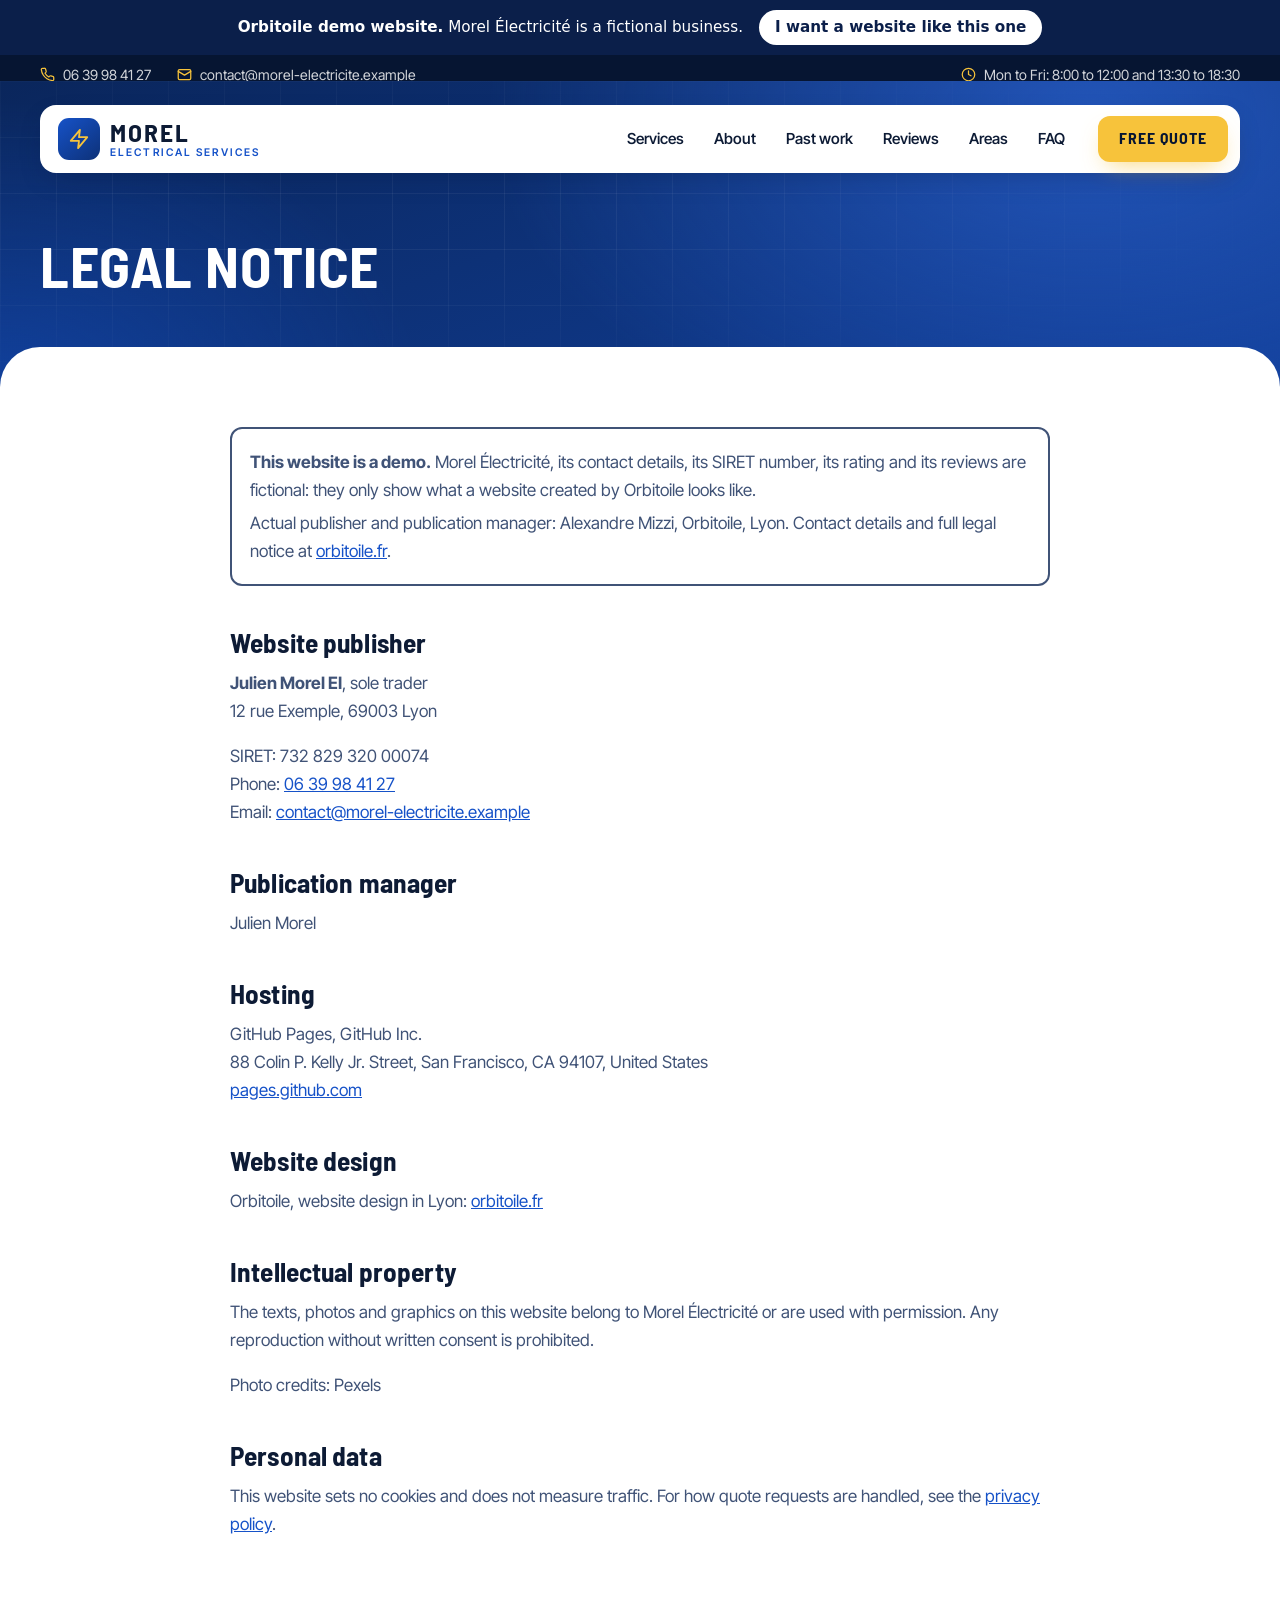
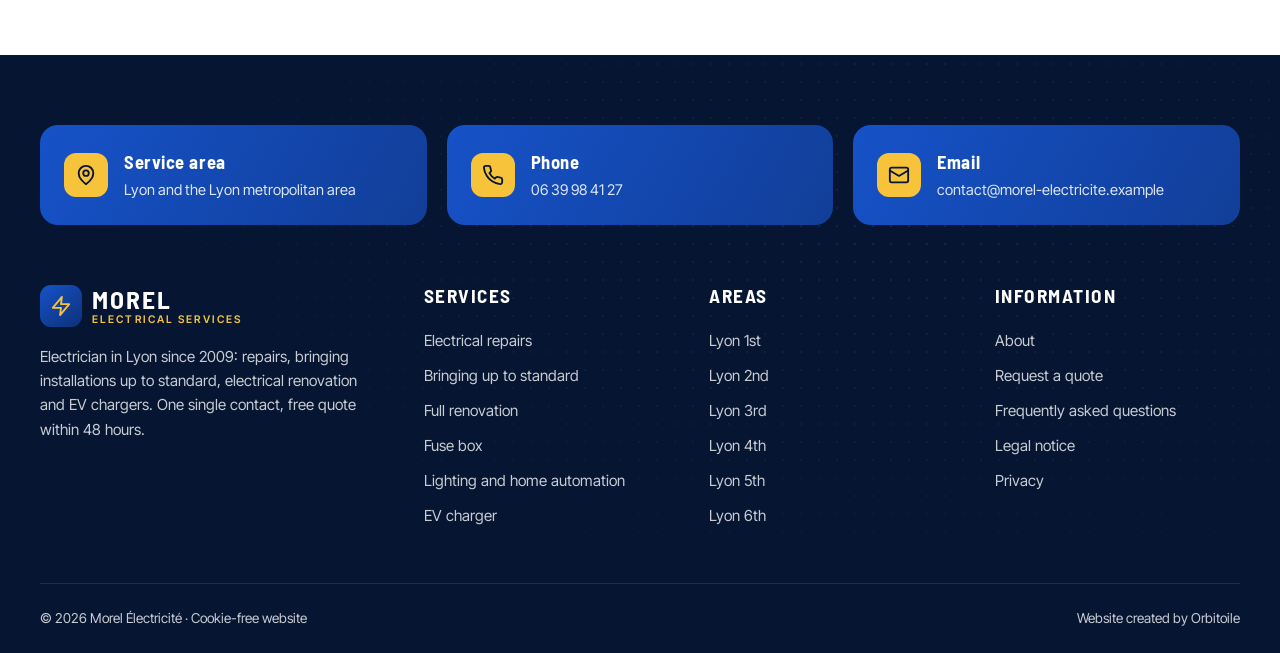
<file: legal-notice.html>
<!doctype html>
<html lang="en">
<head>
<meta charset="utf-8">
<meta name="viewport" content="width=device-width, initial-scale=1">
<meta name="robots" content="noindex, nofollow">
<title>Legal notice | Morel Électricité</title>
<meta name="description" content="Legal notice of the Morel Électricité website.">
<meta name="theme-color" content="#0D3178">
<link rel="icon" href="favicon.svg" type="image/svg+xml">
<link rel="preload" href="titres-700.woff2" as="font" type="font/woff2" crossorigin>
<link rel="preload" href="texte.woff2" as="font" type="font/woff2" crossorigin>
<link rel="stylesheet" href="style.css?v=e8752f01">
<link rel="stylesheet" href="demo.css">
</head>
<body class="page-simple">
<aside class="demo-bandeau" aria-label="Demo website"><span><b>Orbitoile demo website.</b> Morel Électricité is a fictional business.</span><a href="https://orbitoile.fr/en/">I want a website like this one</a></aside>
<svg class="sprite" aria-hidden="true"><symbol id="i-ampoule" viewBox="0 0 24 24"><path d="M9 18h6M10 22h4M12 2a7 7 0 0 0-4 12.7c.6.5 1 1.3 1 2.3h6c0-1 .4-1.8 1-2.3A7 7 0 0 0 12 2z"/></symbol><symbol id="i-borne" viewBox="0 0 24 24"><path d="M15 7h1a2 2 0 0 1 2 2v6a2 2 0 0 1-2 2h-2M6 7H4a2 2 0 0 0-2 2v6a2 2 0 0 0 2 2h1M22 11v2M11 6l-4 6h6l-4 6"/></symbol><symbol id="i-bouclier" viewBox="0 0 24 24"><path d="M12 22s8-4 8-10V5l-8-3-8 3v7c0 6 8 10 8 10z"/><path d="m9 12 2 2 4-4"/></symbol><symbol id="i-cle" viewBox="0 0 24 24"><path d="M14.7 6.3a1 1 0 0 0 0 1.4l1.6 1.6a1 1 0 0 0 1.4 0l3.77-3.77a6 6 0 0 1-7.94 7.94l-6.91 6.91a2.12 2.12 0 0 1-3-3l6.91-6.91a6 6 0 0 1 7.94-7.94z"/></symbol><symbol id="i-coche" viewBox="0 0 24 24"><circle cx="12" cy="12" r="10"/><path d="m8 12.5 2.6 2.6L16.5 9"/></symbol><symbol id="i-eclair" viewBox="0 0 24 24"><path d="M13 2 3 14h9l-1 8 10-12h-9l1-8z"/></symbol><symbol id="i-etoile" viewBox="0 0 24 24"><path d="m12 2 3.09 6.26L22 9.27l-5 4.87 1.18 6.88L12 17.77l-6.18 3.25L7 14.14 2 9.27l6.91-1.01z"/></symbol><symbol id="i-fermer" viewBox="0 0 24 24"><path d="M18 6 6 18M6 6l12 12"/></symbol><symbol id="i-fleche" viewBox="0 0 24 24"><path d="M5 12h14M13 5l7 7-7 7"/></symbol><symbol id="i-horloge" viewBox="0 0 24 24"><circle cx="12" cy="12" r="10"/><path d="M12 6v6l4 2"/></symbol><symbol id="i-mail" viewBox="0 0 24 24"><rect x="2" y="4" width="20" height="16" rx="2"/><path d="m22 7-10 6L2 7"/></symbol><symbol id="i-maison" viewBox="0 0 24 24"><path d="m3 10 9-7 9 7v10a2 2 0 0 1-2 2H5a2 2 0 0 1-2-2z"/><path d="M9 22V12h6v10"/></symbol><symbol id="i-menu" viewBox="0 0 24 24"><path d="M4 7h16M4 12h16M4 17h16"/></symbol><symbol id="i-repere" viewBox="0 0 24 24"><path d="M20 10c0 6-8 12-8 12s-8-6-8-12a8 8 0 0 1 16 0z"/><circle cx="12" cy="10" r="3"/></symbol><symbol id="i-tableau" viewBox="0 0 24 24"><rect x="4" y="3" width="16" height="18" rx="2"/><path d="M8 7v4M12 7v4M16 7v4M8 15h8"/></symbol><symbol id="i-tel" viewBox="0 0 24 24"><path d="M22 16.92v3a2 2 0 0 1-2.18 2 19.8 19.8 0 0 1-8.63-3.07 19.5 19.5 0 0 1-6-6A19.8 19.8 0 0 1 2.12 4.18 2 2 0 0 1 4.11 2h3a2 2 0 0 1 2 1.72c.13.96.36 1.9.7 2.81a2 2 0 0 1-.45 2.11L8.09 9.91a16 16 0 0 0 6 6l1.27-1.27a2 2 0 0 1 2.11-.45c.9.34 1.85.57 2.81.7A2 2 0 0 1 22 16.92z"/></symbol></svg>
<a class="lien-evitement" href="#contenu">Skip to content</a>
<div class="bandeau">
  <div class="conteneur">
    <ul>
      <li><svg class="ico" aria-hidden="true"><use href="#i-tel"/></svg><a href="tel:+33639984127">06 39 98 41 27</a></li>
      <li><svg class="ico" aria-hidden="true"><use href="#i-mail"/></svg><a href="mailto:contact@morel-electricite.example">contact@morel-electricite.example</a></li>
    </ul>
    <p><svg class="ico" aria-hidden="true"><use href="#i-horloge"/></svg>Mon to Fri: 8:00 to 12:00 and 13:30 to 18:30</p>
  </div>
</div>
<header class="entete">
  <div class="conteneur entete-carte">
    <a class="logo" href="en.html"><span class="logo-icone"><svg class="ico" aria-hidden="true"><use href="#i-eclair"/></svg></span><span class="logo-texte"><span class="logo-nom">Morel</span><span class="logo-metier">Electrical services</span></span></a>
    <nav class="nav-pc" aria-label="Main menu"><ul><li><a href="en.html#services">Services</a></li><li><a href="en.html#apropos">About</a></li><li><a href="en.html#realisations">Past work</a></li><li><a href="en.html#avis">Reviews</a></li><li><a href="en.html#zones">Areas</a></li><li><a href="en.html#faq">FAQ</a></li></ul></nav>
    <a class="btn btn-accent btn-devis" href="en.html#contact">Free quote</a>
    <a class="appel-mobile" href="tel:+33639984127" aria-label="Call 06 39 98 41 27"><svg class="ico" aria-hidden="true"><use href="#i-tel"/></svg></a>
    <details class="menu-mobile">
      <summary aria-label="Open the menu"><svg class="ico ico-ouvrir" aria-hidden="true"><use href="#i-menu"/></svg><svg class="ico ico-fermer" aria-hidden="true"><use href="#i-fermer"/></svg></summary>
      <nav class="menu-panneau" aria-label="Mobile menu">
        <ul><li><a href="en.html#services">Services</a></li><li><a href="en.html#apropos">About</a></li><li><a href="en.html#realisations">Past work</a></li><li><a href="en.html#avis">Customer reviews</a></li><li><a href="en.html#zones">Service areas</a></li><li><a href="en.html#faq">Frequently asked questions</a></li></ul>
        <a class="btn btn-accent" href="en.html#contact">Request my quote</a>
      </nav>
    </details>
  </div>
</header>
<main id="contenu">
<section class="heros" id="haut"><div class="conteneur"><h1>Legal notice</h1></div></section>
<div class="recouvre"><section class="texte-legal"><div class="conteneur"><div class="demo-encart"><p><strong>This website is a demo.</strong> Morel Électricité, its contact details, its SIRET number, its rating and its reviews are fictional: they only show what a website created by Orbitoile looks like.</p><p>Actual publisher and publication manager: Alexandre Mizzi, Orbitoile, Lyon. Contact details and full legal notice at <a href="https://orbitoile.fr/en/">orbitoile.fr</a>.</p></div><h2>Website publisher</h2><p><strong>Julien Morel EI</strong>, sole trader<br>12 rue Exemple, 69003 Lyon</p><p>SIRET: 732 829 320 00074<br>Phone: <a href="tel:+33639984127">06 39 98 41 27</a><br>Email: <a href="mailto:contact@morel-electricite.example">contact@morel-electricite.example</a></p><h2>Publication manager</h2><p>Julien Morel</p><h2>Hosting</h2><p>GitHub Pages, GitHub Inc.<br>88 Colin P. Kelly Jr. Street, San Francisco, CA 94107, United States<br><a href="https://pages.github.com">pages.github.com</a></p><h2>Website design</h2><p>Orbitoile, website design in Lyon: <a href="https://orbitoile.fr/en/">orbitoile.fr</a></p><h2>Intellectual property</h2><p>The texts, photos and graphics on this website belong to Morel Électricité or are used with permission. Any reproduction without written consent is prohibited.</p><p>Photo credits: Pexels</p><h2>Personal data</h2><p>This website sets no cookies and does not measure traffic. For how quote requests are handled, see the <a href="privacy.html">privacy policy</a>.</p></div></section></div>
</main>
<footer class="pied">
  <div class="conteneur">
    <div class="pied-infos">
      <div><span class="pastille-ico"><svg class="ico" aria-hidden="true"><use href="#i-repere"/></svg></span><span><b>Service area</b><span>Lyon and the Lyon metropolitan area</span></span></div>
      <a href="tel:+33639984127"><span class="pastille-ico"><svg class="ico" aria-hidden="true"><use href="#i-tel"/></svg></span><span><b>Phone</b><span>06 39 98 41 27</span></span></a>
      <a href="mailto:contact@morel-electricite.example"><span class="pastille-ico"><svg class="ico" aria-hidden="true"><use href="#i-mail"/></svg></span><span><b>Email</b><span>contact@morel-electricite.example</span></span></a>
    </div>
    <div class="pied-colonnes">
      <div><a class="logo" href="en.html"><span class="logo-icone"><svg class="ico" aria-hidden="true"><use href="#i-eclair"/></svg></span><span class="logo-texte"><span class="logo-nom">Morel</span><span class="logo-metier">Electrical services</span></span></a><p>Electrician in Lyon since 2009: repairs, bringing installations up to standard, electrical renovation and EV chargers. One single contact, free quote within 48 hours.</p></div>
      <div><h3>Services</h3><ul><li><a href="en.html#services">Electrical repairs</a></li><li><a href="en.html#services">Bringing up to standard</a></li><li><a href="en.html#services">Full renovation</a></li><li><a href="en.html#services">Fuse box</a></li><li><a href="en.html#services">Lighting and home automation</a></li><li><a href="en.html#services">EV charger</a></li></ul></div>
      <div><h3>Areas</h3><ul><li><a href="en.html#zones">Lyon 1st</a></li><li><a href="en.html#zones">Lyon 2nd</a></li><li><a href="en.html#zones">Lyon 3rd</a></li><li><a href="en.html#zones">Lyon 4th</a></li><li><a href="en.html#zones">Lyon 5th</a></li><li><a href="en.html#zones">Lyon 6th</a></li></ul></div>
      <div><h3>Information</h3><ul><li><a href="en.html#apropos">About</a></li><li><a href="en.html#contact">Request a quote</a></li><li><a href="en.html#faq">Frequently asked questions</a></li><li><a href="legal-notice.html">Legal notice</a></li><li><a href="privacy.html">Privacy</a></li></ul></div>
    </div>
    <div class="pied-bas">
      <span>© 2026 Morel Électricité · Cookie-free website</span>
      
      <a href="https://orbitoile.fr/en/">Website created by Orbitoile</a>
    </div>
  </div>
</footer>
<div class="barre-mobile">
  <a class="btn btn-marque" href="tel:+33639984127"><svg class="ico" aria-hidden="true"><use href="#i-tel"/></svg>Call</a>
  <a class="btn btn-accent" href="en.html#contact">Free quote</a>
</div>
<script src="demo.js" defer></script>
<script src="site.js?v=4be8514f" defer></script>
</body>
</html>
</file>
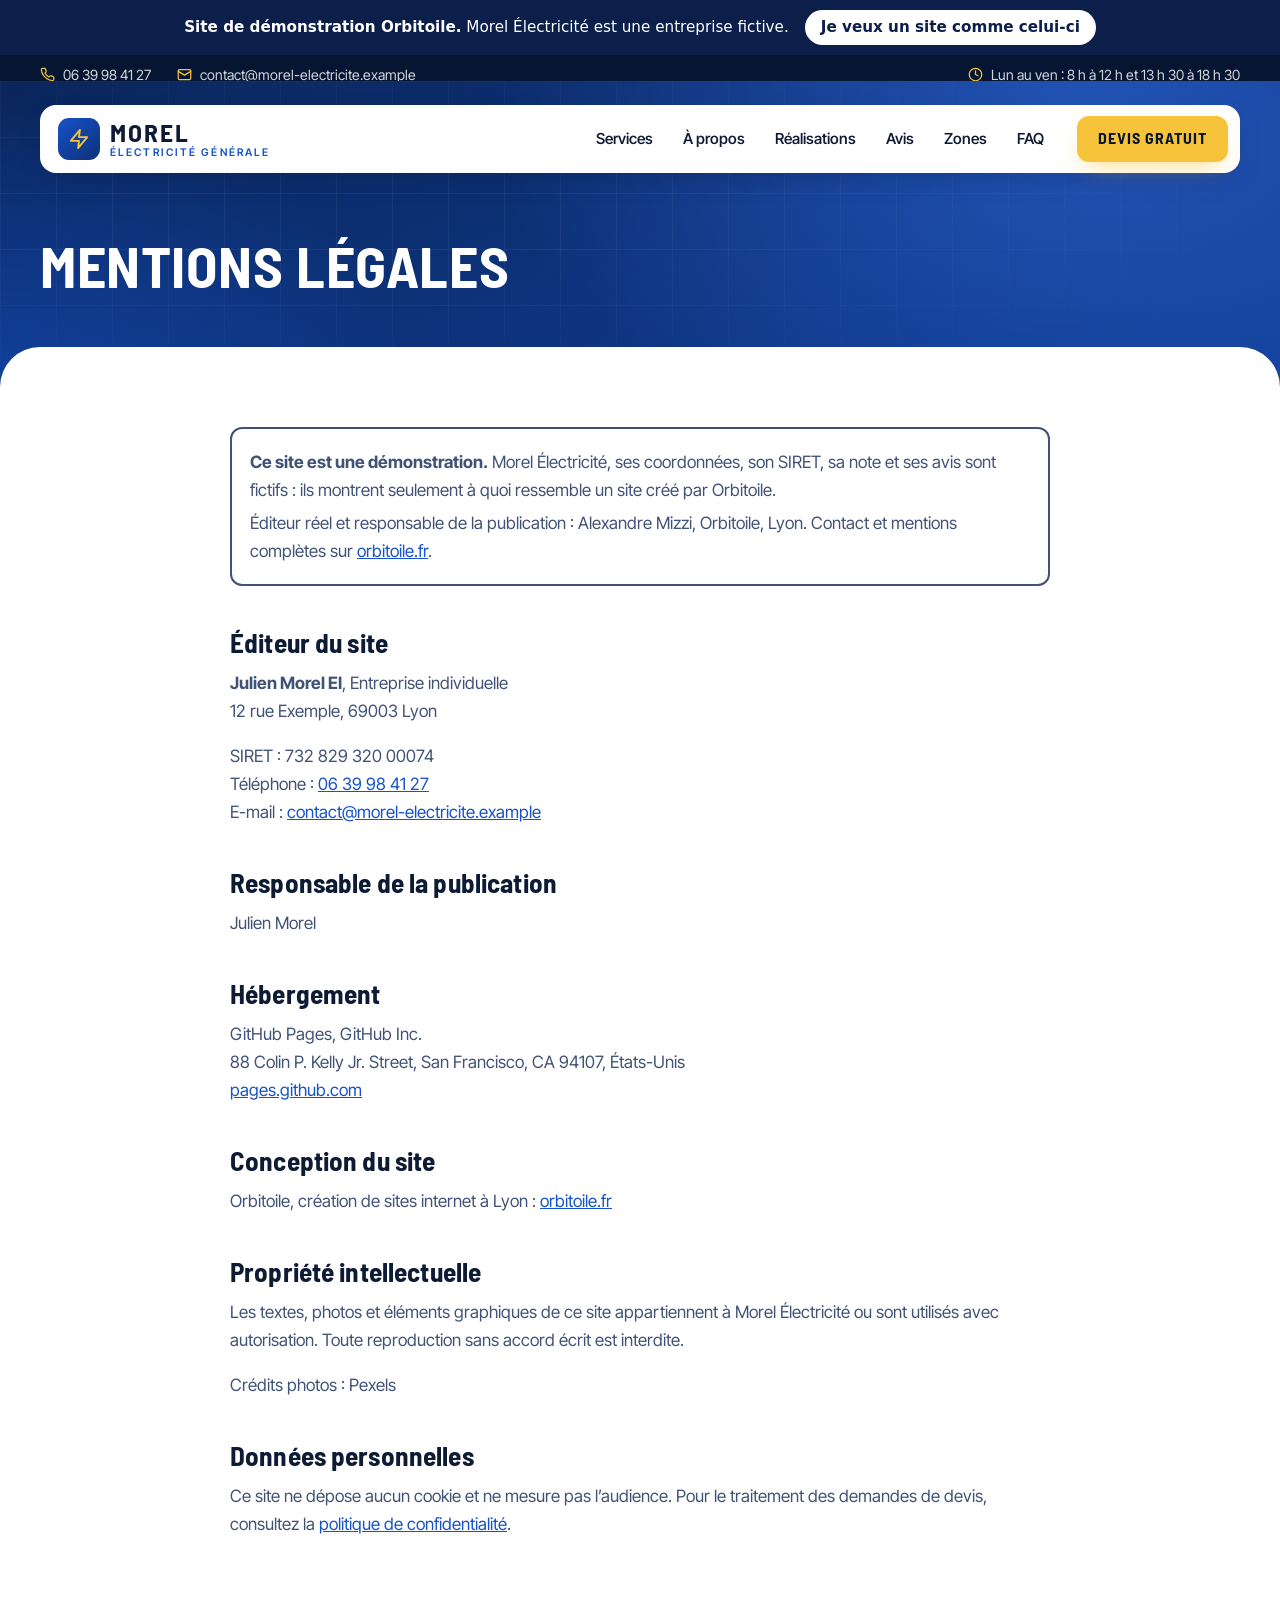
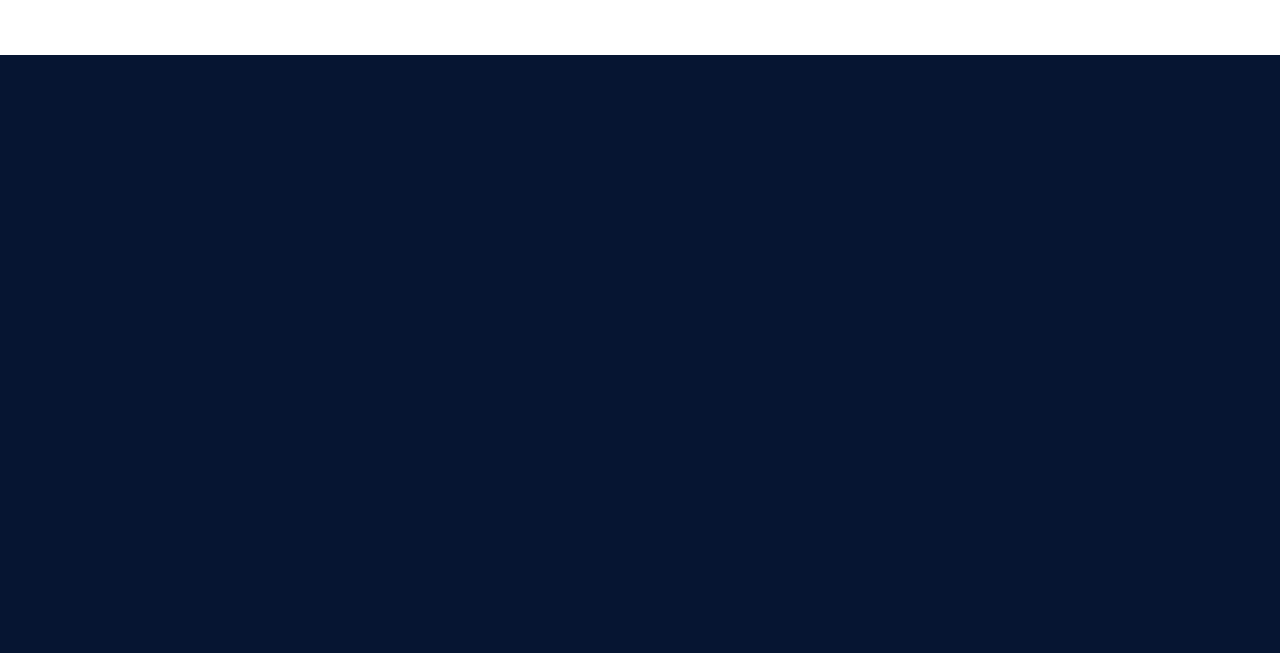
<file: mentions-legales.html>
<!doctype html>
<html lang="fr">
<head>
<meta charset="utf-8">
<meta name="viewport" content="width=device-width, initial-scale=1">
<meta name="robots" content="noindex, nofollow">
<title>Mentions légales | Morel Électricité</title>
<meta name="description" content="Mentions légales du site Morel Électricité.">
<meta name="theme-color" content="#0D3178">
<link rel="icon" href="favicon.svg" type="image/svg+xml">
<link rel="preload" href="titres-700.woff2" as="font" type="font/woff2" crossorigin>
<link rel="preload" href="texte.woff2" as="font" type="font/woff2" crossorigin>
<link rel="stylesheet" href="style.css?v=e8752f01">
<link rel="stylesheet" href="demo.css">
</head>
<body class="page-simple">
<aside class="demo-bandeau" aria-label="Site de démonstration"><span><b>Site de démonstration Orbitoile.</b> Morel Électricité est une entreprise fictive.</span><a href="https://orbitoile.fr/">Je veux un site comme celui-ci</a></aside>
<svg class="sprite" aria-hidden="true"><symbol id="i-ampoule" viewBox="0 0 24 24"><path d="M9 18h6M10 22h4M12 2a7 7 0 0 0-4 12.7c.6.5 1 1.3 1 2.3h6c0-1 .4-1.8 1-2.3A7 7 0 0 0 12 2z"/></symbol><symbol id="i-borne" viewBox="0 0 24 24"><path d="M15 7h1a2 2 0 0 1 2 2v6a2 2 0 0 1-2 2h-2M6 7H4a2 2 0 0 0-2 2v6a2 2 0 0 0 2 2h1M22 11v2M11 6l-4 6h6l-4 6"/></symbol><symbol id="i-bouclier" viewBox="0 0 24 24"><path d="M12 22s8-4 8-10V5l-8-3-8 3v7c0 6 8 10 8 10z"/><path d="m9 12 2 2 4-4"/></symbol><symbol id="i-cle" viewBox="0 0 24 24"><path d="M14.7 6.3a1 1 0 0 0 0 1.4l1.6 1.6a1 1 0 0 0 1.4 0l3.77-3.77a6 6 0 0 1-7.94 7.94l-6.91 6.91a2.12 2.12 0 0 1-3-3l6.91-6.91a6 6 0 0 1 7.94-7.94z"/></symbol><symbol id="i-coche" viewBox="0 0 24 24"><circle cx="12" cy="12" r="10"/><path d="m8 12.5 2.6 2.6L16.5 9"/></symbol><symbol id="i-eclair" viewBox="0 0 24 24"><path d="M13 2 3 14h9l-1 8 10-12h-9l1-8z"/></symbol><symbol id="i-etoile" viewBox="0 0 24 24"><path d="m12 2 3.09 6.26L22 9.27l-5 4.87 1.18 6.88L12 17.77l-6.18 3.25L7 14.14 2 9.27l6.91-1.01z"/></symbol><symbol id="i-fermer" viewBox="0 0 24 24"><path d="M18 6 6 18M6 6l12 12"/></symbol><symbol id="i-fleche" viewBox="0 0 24 24"><path d="M5 12h14M13 5l7 7-7 7"/></symbol><symbol id="i-horloge" viewBox="0 0 24 24"><circle cx="12" cy="12" r="10"/><path d="M12 6v6l4 2"/></symbol><symbol id="i-mail" viewBox="0 0 24 24"><rect x="2" y="4" width="20" height="16" rx="2"/><path d="m22 7-10 6L2 7"/></symbol><symbol id="i-maison" viewBox="0 0 24 24"><path d="m3 10 9-7 9 7v10a2 2 0 0 1-2 2H5a2 2 0 0 1-2-2z"/><path d="M9 22V12h6v10"/></symbol><symbol id="i-menu" viewBox="0 0 24 24"><path d="M4 7h16M4 12h16M4 17h16"/></symbol><symbol id="i-repere" viewBox="0 0 24 24"><path d="M20 10c0 6-8 12-8 12s-8-6-8-12a8 8 0 0 1 16 0z"/><circle cx="12" cy="10" r="3"/></symbol><symbol id="i-tableau" viewBox="0 0 24 24"><rect x="4" y="3" width="16" height="18" rx="2"/><path d="M8 7v4M12 7v4M16 7v4M8 15h8"/></symbol><symbol id="i-tel" viewBox="0 0 24 24"><path d="M22 16.92v3a2 2 0 0 1-2.18 2 19.8 19.8 0 0 1-8.63-3.07 19.5 19.5 0 0 1-6-6A19.8 19.8 0 0 1 2.12 4.18 2 2 0 0 1 4.11 2h3a2 2 0 0 1 2 1.72c.13.96.36 1.9.7 2.81a2 2 0 0 1-.45 2.11L8.09 9.91a16 16 0 0 0 6 6l1.27-1.27a2 2 0 0 1 2.11-.45c.9.34 1.85.57 2.81.7A2 2 0 0 1 22 16.92z"/></symbol></svg>
<a class="lien-evitement" href="#contenu">Aller au contenu</a>
<div class="bandeau">
  <div class="conteneur">
    <ul>
      <li><svg class="ico" aria-hidden="true"><use href="#i-tel"/></svg><a href="tel:+33639984127">06 39 98 41 27</a></li>
      <li><svg class="ico" aria-hidden="true"><use href="#i-mail"/></svg><a href="mailto:contact@morel-electricite.example">contact@morel-electricite.example</a></li>
    </ul>
    <p><svg class="ico" aria-hidden="true"><use href="#i-horloge"/></svg>Lun au ven : 8 h à 12 h et 13 h 30 à 18 h 30</p>
  </div>
</div>
<header class="entete">
  <div class="conteneur entete-carte">
    <a class="logo" href="./"><span class="logo-icone"><svg class="ico" aria-hidden="true"><use href="#i-eclair"/></svg></span><span class="logo-texte"><span class="logo-nom">Morel</span><span class="logo-metier">Électricité générale</span></span></a>
    <nav class="nav-pc" aria-label="Menu principal"><ul><li><a href="./#services">Services</a></li><li><a href="./#apropos">À propos</a></li><li><a href="./#realisations">Réalisations</a></li><li><a href="./#avis">Avis</a></li><li><a href="./#zones">Zones</a></li><li><a href="./#faq">FAQ</a></li></ul></nav>
    <a class="btn btn-accent btn-devis" href="./#contact">Devis gratuit</a>
    <a class="appel-mobile" href="tel:+33639984127" aria-label="Appeler le 06 39 98 41 27"><svg class="ico" aria-hidden="true"><use href="#i-tel"/></svg></a>
    <details class="menu-mobile">
      <summary aria-label="Ouvrir le menu"><svg class="ico ico-ouvrir" aria-hidden="true"><use href="#i-menu"/></svg><svg class="ico ico-fermer" aria-hidden="true"><use href="#i-fermer"/></svg></summary>
      <nav class="menu-panneau" aria-label="Menu mobile">
        <ul><li><a href="./#services">Services</a></li><li><a href="./#apropos">À propos</a></li><li><a href="./#realisations">Réalisations</a></li><li><a href="./#avis">Avis clients</a></li><li><a href="./#zones">Zones d’intervention</a></li><li><a href="./#faq">Questions fréquentes</a></li></ul>
        <a class="btn btn-accent" href="./#contact">Demander mon devis</a>
      </nav>
    </details>
  </div>
</header>
<main id="contenu">
<section class="heros" id="haut"><div class="conteneur"><h1>Mentions légales</h1></div></section>
<div class="recouvre"><section class="texte-legal"><div class="conteneur"><div class="demo-encart"><p><strong>Ce site est une démonstration.</strong> Morel Électricité, ses coordonnées, son SIRET, sa note et ses avis sont fictifs : ils montrent seulement à quoi ressemble un site créé par Orbitoile.</p><p>Éditeur réel et responsable de la publication : Alexandre Mizzi, Orbitoile, Lyon. Contact et mentions complètes sur <a href="https://orbitoile.fr/">orbitoile.fr</a>.</p></div><h2>Éditeur du site</h2><p><strong>Julien Morel EI</strong>, Entreprise individuelle<br>12 rue Exemple, 69003 Lyon</p><p>SIRET : 732 829 320 00074<br>Téléphone : <a href="tel:+33639984127">06 39 98 41 27</a><br>E-mail : <a href="mailto:contact@morel-electricite.example">contact@morel-electricite.example</a></p><h2>Responsable de la publication</h2><p>Julien Morel</p><h2>Hébergement</h2><p>GitHub Pages, GitHub Inc.<br>88 Colin P. Kelly Jr. Street, San Francisco, CA 94107, États-Unis<br><a href="https://pages.github.com">pages.github.com</a></p><h2>Conception du site</h2><p>Orbitoile, création de sites internet à Lyon : <a href="https://orbitoile.fr">orbitoile.fr</a></p><h2>Propriété intellectuelle</h2><p>Les textes, photos et éléments graphiques de ce site appartiennent à Morel Électricité ou sont utilisés avec autorisation. Toute reproduction sans accord écrit est interdite.</p><p>Crédits photos : Pexels</p><h2>Données personnelles</h2><p>Ce site ne dépose aucun cookie et ne mesure pas l’audience. Pour le traitement des demandes de devis, consultez la <a href="confidentialite.html">politique de confidentialité</a>.</p></div></section></div>
</main>
<footer class="pied">
  <div class="conteneur">
    <div class="pied-infos">
      <div><span class="pastille-ico"><svg class="ico" aria-hidden="true"><use href="#i-repere"/></svg></span><span><b>Zone d'intervention</b><span>Lyon et Métropole de Lyon</span></span></div>
      <a href="tel:+33639984127"><span class="pastille-ico"><svg class="ico" aria-hidden="true"><use href="#i-tel"/></svg></span><span><b>Téléphone</b><span>06 39 98 41 27</span></span></a>
      <a href="mailto:contact@morel-electricite.example"><span class="pastille-ico"><svg class="ico" aria-hidden="true"><use href="#i-mail"/></svg></span><span><b>E-mail</b><span>contact@morel-electricite.example</span></span></a>
    </div>
    <div class="pied-colonnes">
      <div><a class="logo" href="./"><span class="logo-icone"><svg class="ico" aria-hidden="true"><use href="#i-eclair"/></svg></span><span class="logo-texte"><span class="logo-nom">Morel</span><span class="logo-metier">Électricité générale</span></span></a><p>Électricien à Lyon depuis 2009 : dépannage, mise aux normes, rénovation électrique et borne de recharge. Un seul interlocuteur, devis gratuit sous 48 h.</p></div>
      <div><h3>Services</h3><ul><li><a href="./#services">Dépannage électrique</a></li><li><a href="./#services">Mise aux normes</a></li><li><a href="./#services">Rénovation complète</a></li><li><a href="./#services">Tableau électrique</a></li><li><a href="./#services">Éclairage et domotique</a></li><li><a href="./#services">Borne de recharge</a></li></ul></div>
      <div><h3>Zones</h3><ul><li><a href="./#zones">Lyon 1er</a></li><li><a href="./#zones">Lyon 2e</a></li><li><a href="./#zones">Lyon 3e</a></li><li><a href="./#zones">Lyon 4e</a></li><li><a href="./#zones">Lyon 5e</a></li><li><a href="./#zones">Lyon 6e</a></li></ul></div>
      <div><h3>Informations</h3><ul><li><a href="./#apropos">À propos</a></li><li><a href="./#contact">Demander un devis</a></li><li><a href="./#faq">Questions fréquentes</a></li><li><a href="mentions-legales.html">Mentions légales</a></li><li><a href="confidentialite.html">Confidentialité</a></li></ul></div>
    </div>
    <div class="pied-bas">
      <span>© 2026 Morel Électricité · Site sans cookies</span>
      
      <a href="https://orbitoile.fr">Site créé par Orbitoile</a>
    </div>
  </div>
</footer>
<div class="barre-mobile">
  <a class="btn btn-marque" href="tel:+33639984127"><svg class="ico" aria-hidden="true"><use href="#i-tel"/></svg>Appeler</a>
  <a class="btn btn-accent" href="./#contact">Devis gratuit</a>
</div>
<script src="demo.js" defer></script>
<script src="site.js?v=4be8514f" defer></script>
</body>
</html>
</file>
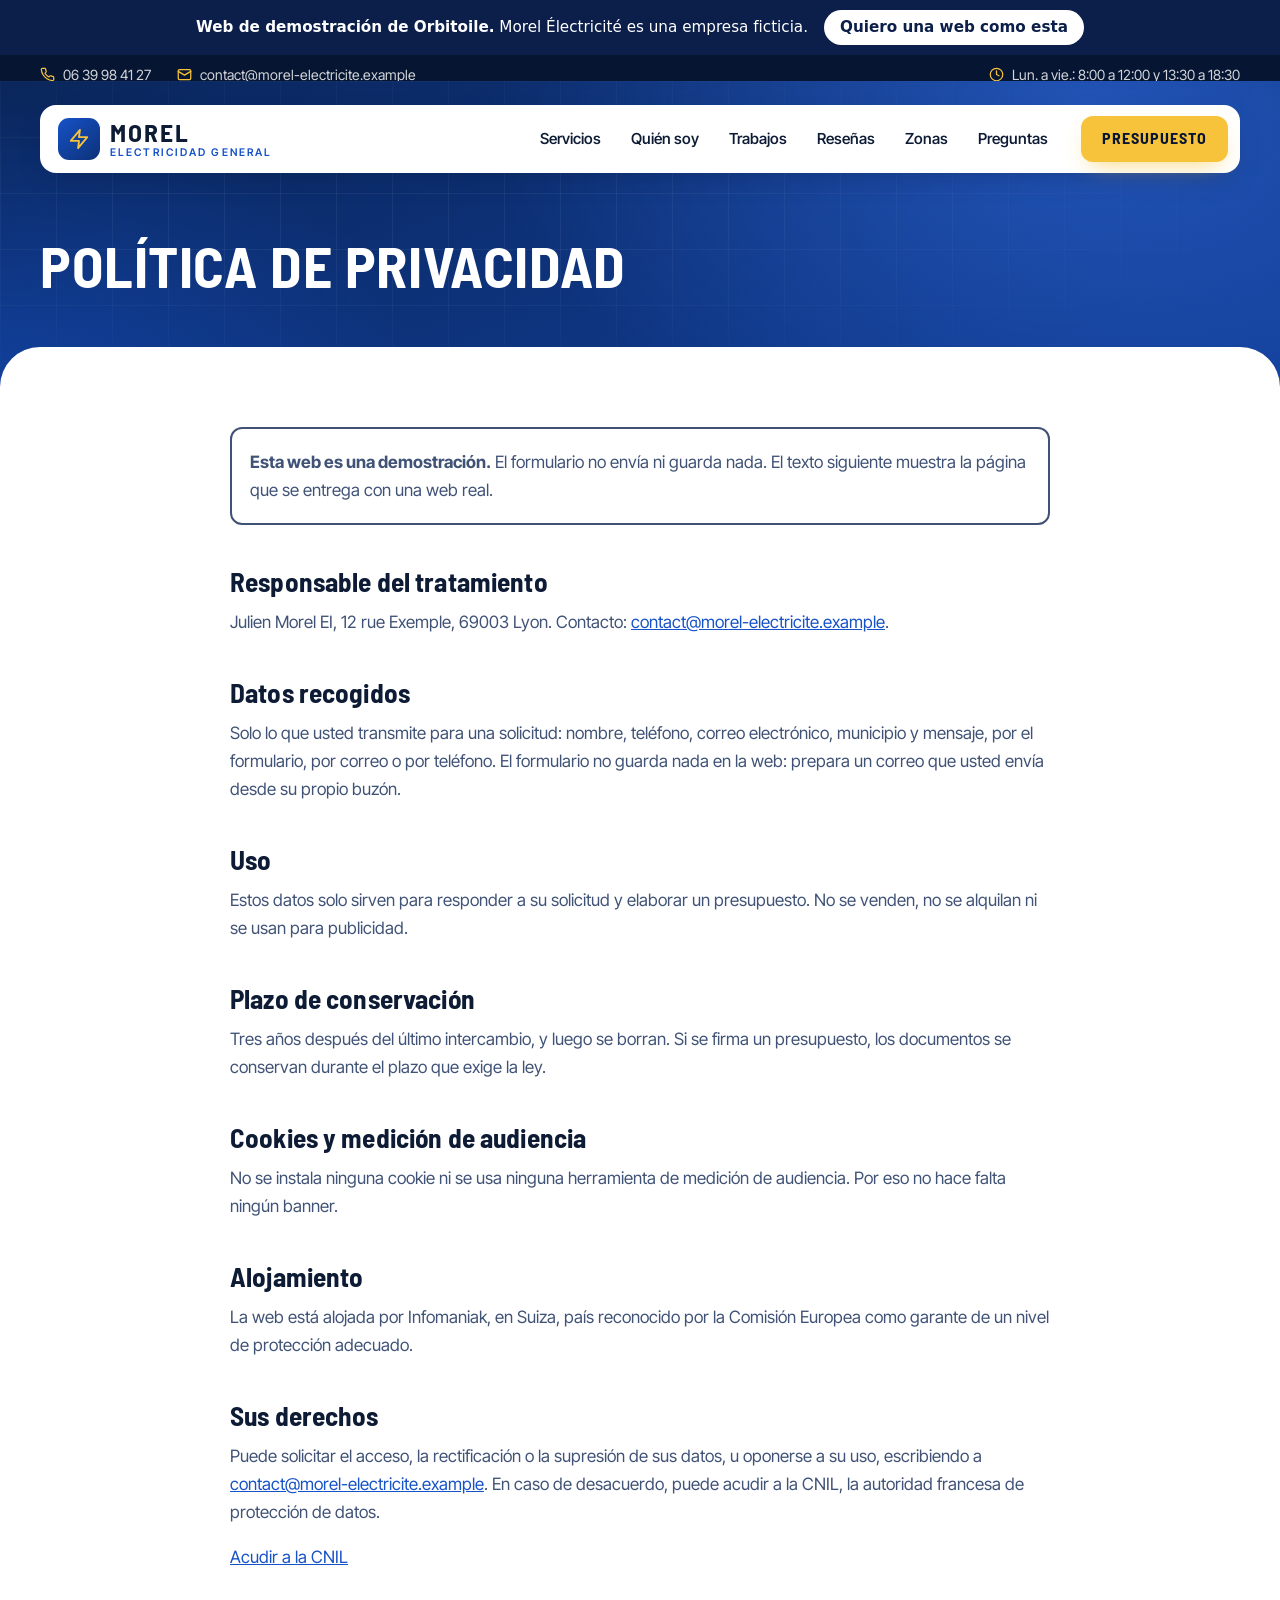
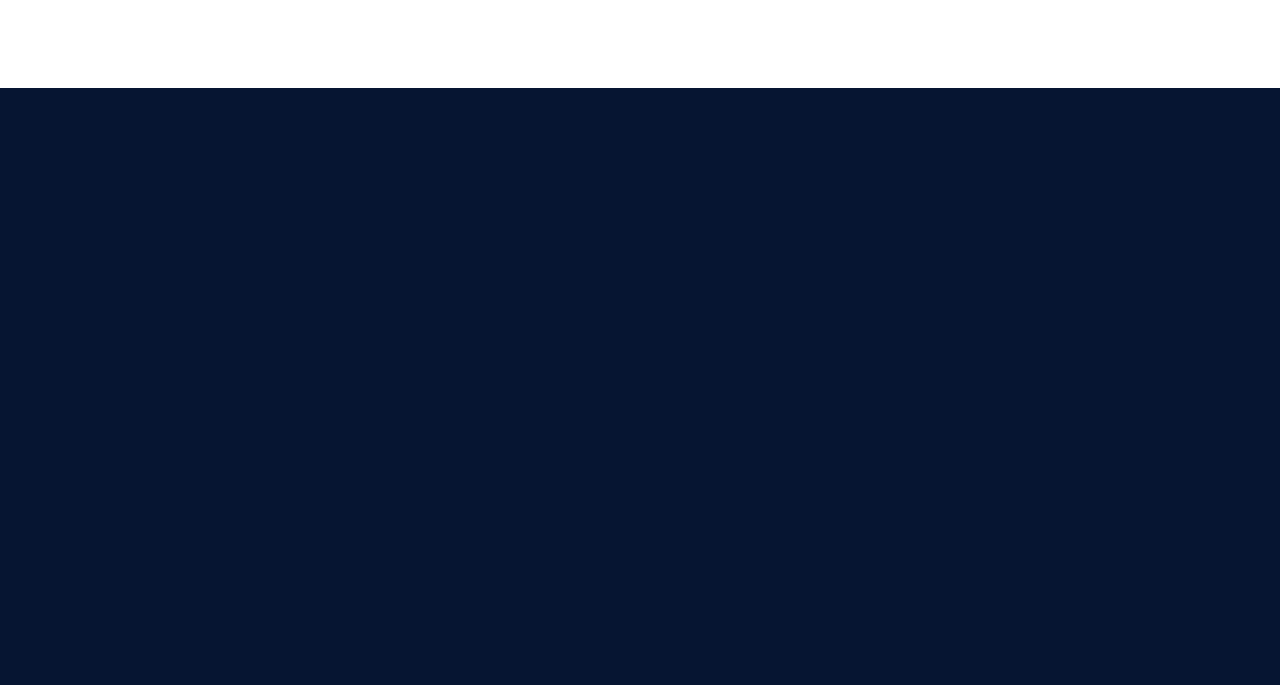
<file: privacidad.html>
<!doctype html>
<html lang="es">
<head>
<meta charset="utf-8">
<meta name="viewport" content="width=device-width, initial-scale=1">
<meta name="robots" content="noindex, nofollow">
<title>Política de privacidad | Morel Électricité</title>
<meta name="description" content="Política de privacidad de la web de Morel Électricité.">
<meta name="theme-color" content="#0D3178">
<link rel="icon" href="favicon.svg" type="image/svg+xml">
<link rel="preload" href="titres-700.woff2" as="font" type="font/woff2" crossorigin>
<link rel="preload" href="texte.woff2" as="font" type="font/woff2" crossorigin>
<link rel="stylesheet" href="style.css?v=e8752f01">
<link rel="stylesheet" href="demo.css">
</head>
<body class="page-simple">
<aside class="demo-bandeau" aria-label="Web de demostración"><span><b>Web de demostración de Orbitoile.</b> Morel Électricité es una empresa ficticia.</span><a href="https://orbitoile.fr/es/">Quiero una web como esta</a></aside>
<svg class="sprite" aria-hidden="true"><symbol id="i-ampoule" viewBox="0 0 24 24"><path d="M9 18h6M10 22h4M12 2a7 7 0 0 0-4 12.7c.6.5 1 1.3 1 2.3h6c0-1 .4-1.8 1-2.3A7 7 0 0 0 12 2z"/></symbol><symbol id="i-borne" viewBox="0 0 24 24"><path d="M15 7h1a2 2 0 0 1 2 2v6a2 2 0 0 1-2 2h-2M6 7H4a2 2 0 0 0-2 2v6a2 2 0 0 0 2 2h1M22 11v2M11 6l-4 6h6l-4 6"/></symbol><symbol id="i-bouclier" viewBox="0 0 24 24"><path d="M12 22s8-4 8-10V5l-8-3-8 3v7c0 6 8 10 8 10z"/><path d="m9 12 2 2 4-4"/></symbol><symbol id="i-cle" viewBox="0 0 24 24"><path d="M14.7 6.3a1 1 0 0 0 0 1.4l1.6 1.6a1 1 0 0 0 1.4 0l3.77-3.77a6 6 0 0 1-7.94 7.94l-6.91 6.91a2.12 2.12 0 0 1-3-3l6.91-6.91a6 6 0 0 1 7.94-7.94z"/></symbol><symbol id="i-coche" viewBox="0 0 24 24"><circle cx="12" cy="12" r="10"/><path d="m8 12.5 2.6 2.6L16.5 9"/></symbol><symbol id="i-eclair" viewBox="0 0 24 24"><path d="M13 2 3 14h9l-1 8 10-12h-9l1-8z"/></symbol><symbol id="i-etoile" viewBox="0 0 24 24"><path d="m12 2 3.09 6.26L22 9.27l-5 4.87 1.18 6.88L12 17.77l-6.18 3.25L7 14.14 2 9.27l6.91-1.01z"/></symbol><symbol id="i-fermer" viewBox="0 0 24 24"><path d="M18 6 6 18M6 6l12 12"/></symbol><symbol id="i-fleche" viewBox="0 0 24 24"><path d="M5 12h14M13 5l7 7-7 7"/></symbol><symbol id="i-horloge" viewBox="0 0 24 24"><circle cx="12" cy="12" r="10"/><path d="M12 6v6l4 2"/></symbol><symbol id="i-mail" viewBox="0 0 24 24"><rect x="2" y="4" width="20" height="16" rx="2"/><path d="m22 7-10 6L2 7"/></symbol><symbol id="i-maison" viewBox="0 0 24 24"><path d="m3 10 9-7 9 7v10a2 2 0 0 1-2 2H5a2 2 0 0 1-2-2z"/><path d="M9 22V12h6v10"/></symbol><symbol id="i-menu" viewBox="0 0 24 24"><path d="M4 7h16M4 12h16M4 17h16"/></symbol><symbol id="i-repere" viewBox="0 0 24 24"><path d="M20 10c0 6-8 12-8 12s-8-6-8-12a8 8 0 0 1 16 0z"/><circle cx="12" cy="10" r="3"/></symbol><symbol id="i-tableau" viewBox="0 0 24 24"><rect x="4" y="3" width="16" height="18" rx="2"/><path d="M8 7v4M12 7v4M16 7v4M8 15h8"/></symbol><symbol id="i-tel" viewBox="0 0 24 24"><path d="M22 16.92v3a2 2 0 0 1-2.18 2 19.8 19.8 0 0 1-8.63-3.07 19.5 19.5 0 0 1-6-6A19.8 19.8 0 0 1 2.12 4.18 2 2 0 0 1 4.11 2h3a2 2 0 0 1 2 1.72c.13.96.36 1.9.7 2.81a2 2 0 0 1-.45 2.11L8.09 9.91a16 16 0 0 0 6 6l1.27-1.27a2 2 0 0 1 2.11-.45c.9.34 1.85.57 2.81.7A2 2 0 0 1 22 16.92z"/></symbol></svg>
<a class="lien-evitement" href="#contenu">Ir al contenido</a>
<div class="bandeau">
  <div class="conteneur">
    <ul>
      <li><svg class="ico" aria-hidden="true"><use href="#i-tel"/></svg><a href="tel:+33639984127">06 39 98 41 27</a></li>
      <li><svg class="ico" aria-hidden="true"><use href="#i-mail"/></svg><a href="mailto:contact@morel-electricite.example">contact@morel-electricite.example</a></li>
    </ul>
    <p><svg class="ico" aria-hidden="true"><use href="#i-horloge"/></svg>Lun. a vie.: 8:00 a 12:00 y 13:30 a 18:30</p>
  </div>
</div>
<header class="entete">
  <div class="conteneur entete-carte">
    <a class="logo" href="es.html"><span class="logo-icone"><svg class="ico" aria-hidden="true"><use href="#i-eclair"/></svg></span><span class="logo-texte"><span class="logo-nom">Morel</span><span class="logo-metier">Electricidad general</span></span></a>
    <nav class="nav-pc" aria-label="Menú principal"><ul><li><a href="es.html#services">Servicios</a></li><li><a href="es.html#apropos">Quién soy</a></li><li><a href="es.html#realisations">Trabajos</a></li><li><a href="es.html#avis">Reseñas</a></li><li><a href="es.html#zones">Zonas</a></li><li><a href="es.html#faq">Preguntas</a></li></ul></nav>
    <a class="btn btn-accent btn-devis" href="es.html#contact">Presupuesto</a>
    <a class="appel-mobile" href="tel:+33639984127" aria-label="Llamar al 06 39 98 41 27"><svg class="ico" aria-hidden="true"><use href="#i-tel"/></svg></a>
    <details class="menu-mobile">
      <summary aria-label="Abrir el menú"><svg class="ico ico-ouvrir" aria-hidden="true"><use href="#i-menu"/></svg><svg class="ico ico-fermer" aria-hidden="true"><use href="#i-fermer"/></svg></summary>
      <nav class="menu-panneau" aria-label="Menú móvil">
        <ul><li><a href="es.html#services">Servicios</a></li><li><a href="es.html#apropos">Quién soy</a></li><li><a href="es.html#realisations">Trabajos</a></li><li><a href="es.html#avis">Opiniones de clientes</a></li><li><a href="es.html#zones">Zonas de intervención</a></li><li><a href="es.html#faq">Preguntas frecuentes</a></li></ul>
        <a class="btn btn-accent" href="es.html#contact">Pedir mi presupuesto</a>
      </nav>
    </details>
  </div>
</header>
<main id="contenu">
<section class="heros" id="haut"><div class="conteneur"><h1>Política de privacidad</h1></div></section>
<div class="recouvre"><section class="texte-legal"><div class="conteneur"><div class="demo-encart"><p><strong>Esta web es una demostración.</strong> El formulario no envía ni guarda nada. El texto siguiente muestra la página que se entrega con una web real.</p></div><h2>Responsable del tratamiento</h2><p>Julien Morel EI, 12 rue Exemple, 69003 Lyon. Contacto: <a href="mailto:contact@morel-electricite.example">contact@morel-electricite.example</a>.</p><h2>Datos recogidos</h2><p>Solo lo que usted transmite para una solicitud: nombre, teléfono, correo electrónico, municipio y mensaje, por el formulario, por correo o por teléfono. El formulario no guarda nada en la web: prepara un correo que usted envía desde su propio buzón.</p><h2>Uso</h2><p>Estos datos solo sirven para responder a su solicitud y elaborar un presupuesto. No se venden, no se alquilan ni se usan para publicidad.</p><h2>Plazo de conservación</h2><p>Tres años después del último intercambio, y luego se borran. Si se firma un presupuesto, los documentos se conservan durante el plazo que exige la ley.</p><h2>Cookies y medición de audiencia</h2><p>No se instala ninguna cookie ni se usa ninguna herramienta de medición de audiencia. Por eso no hace falta ningún banner.</p><h2>Alojamiento</h2><p>La web está alojada por Infomaniak, en Suiza, país reconocido por la Comisión Europea como garante de un nivel de protección adecuado.</p><h2>Sus derechos</h2><p>Puede solicitar el acceso, la rectificación o la supresión de sus datos, u oponerse a su uso, escribiendo a <a href="mailto:contact@morel-electricite.example">contact@morel-electricite.example</a>. En caso de desacuerdo, puede acudir a la CNIL, la autoridad francesa de protección de datos.</p><p><a href="https://www.cnil.fr/fr/plaintes">Acudir a la CNIL</a></p></div></section></div>
</main>
<footer class="pied">
  <div class="conteneur">
    <div class="pied-infos">
      <div><span class="pastille-ico"><svg class="ico" aria-hidden="true"><use href="#i-repere"/></svg></span><span><b>Zona de intervención</b><span>Lyon y el área metropolitana de Lyon</span></span></div>
      <a href="tel:+33639984127"><span class="pastille-ico"><svg class="ico" aria-hidden="true"><use href="#i-tel"/></svg></span><span><b>Teléfono</b><span>06 39 98 41 27</span></span></a>
      <a href="mailto:contact@morel-electricite.example"><span class="pastille-ico"><svg class="ico" aria-hidden="true"><use href="#i-mail"/></svg></span><span><b>Correo electrónico</b><span>contact@morel-electricite.example</span></span></a>
    </div>
    <div class="pied-colonnes">
      <div><a class="logo" href="es.html"><span class="logo-icone"><svg class="ico" aria-hidden="true"><use href="#i-eclair"/></svg></span><span class="logo-texte"><span class="logo-nom">Morel</span><span class="logo-metier">Electricidad general</span></span></a><p>Electricista en Lyon desde 2009: averías, adecuación a la normativa, reforma eléctrica y puntos de recarga. Un único interlocutor, presupuesto gratis en 48 horas.</p></div>
      <div><h3>Servicios</h3><ul><li><a href="es.html#services">Averías eléctricas</a></li><li><a href="es.html#services">Adecuación a la normativa</a></li><li><a href="es.html#services">Reforma completa</a></li><li><a href="es.html#services">Cuadro eléctrico</a></li><li><a href="es.html#services">Iluminación y domótica</a></li><li><a href="es.html#services">Punto de recarga</a></li></ul></div>
      <div><h3>Zonas</h3><ul><li><a href="es.html#zones">Lyon 1.º</a></li><li><a href="es.html#zones">Lyon 2.º</a></li><li><a href="es.html#zones">Lyon 3.º</a></li><li><a href="es.html#zones">Lyon 4.º</a></li><li><a href="es.html#zones">Lyon 5.º</a></li><li><a href="es.html#zones">Lyon 6.º</a></li></ul></div>
      <div><h3>Información</h3><ul><li><a href="es.html#apropos">Quién soy</a></li><li><a href="es.html#contact">Pedir presupuesto</a></li><li><a href="es.html#faq">Preguntas frecuentes</a></li><li><a href="aviso-legal.html">Aviso legal</a></li><li><a href="privacidad.html">Privacidad</a></li></ul></div>
    </div>
    <div class="pied-bas">
      <span>© 2026 Morel Électricité · Web sin cookies</span>
      
      <a href="https://orbitoile.fr/es/">Web creada por Orbitoile</a>
    </div>
  </div>
</footer>
<div class="barre-mobile">
  <a class="btn btn-marque" href="tel:+33639984127"><svg class="ico" aria-hidden="true"><use href="#i-tel"/></svg>Llamar</a>
  <a class="btn btn-accent" href="es.html#contact">Presupuesto</a>
</div>
<script src="demo.js" defer></script>
<script src="site.js?v=4be8514f" defer></script>
</body>
</html>
</file>
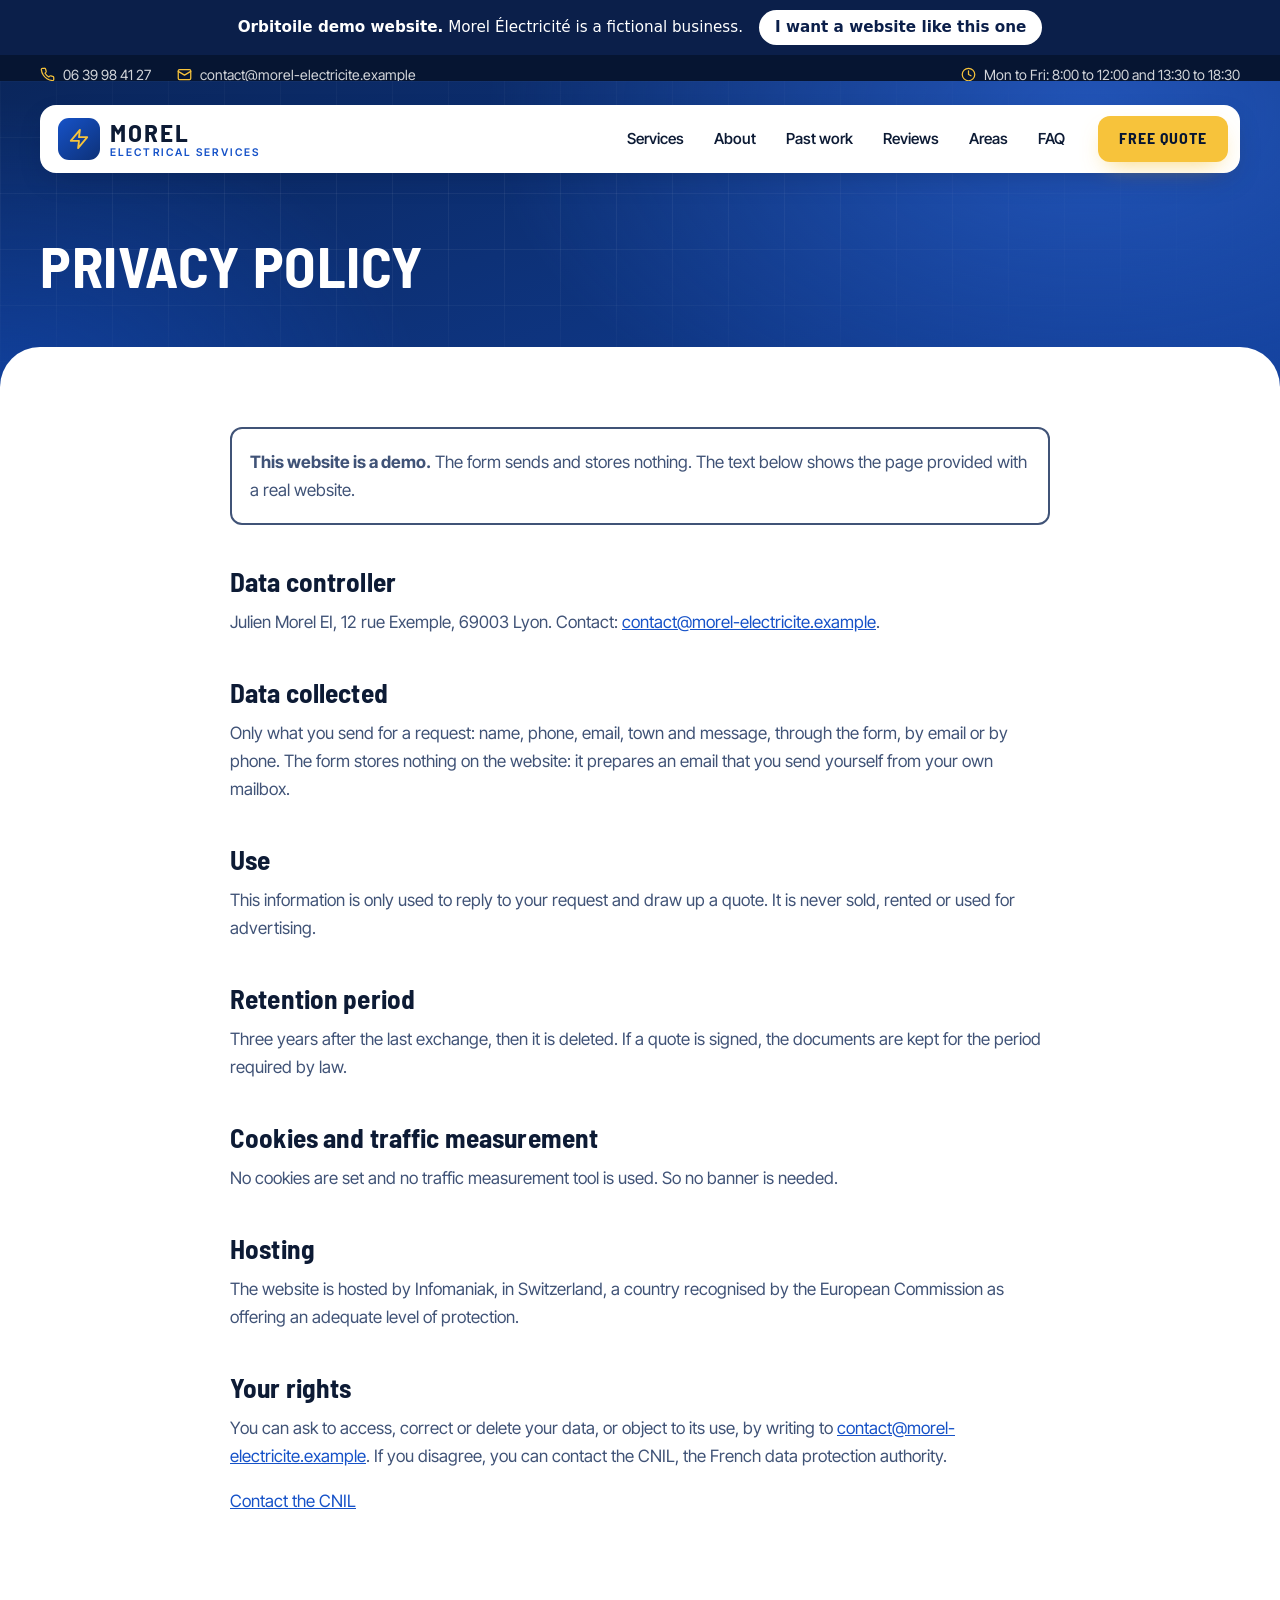
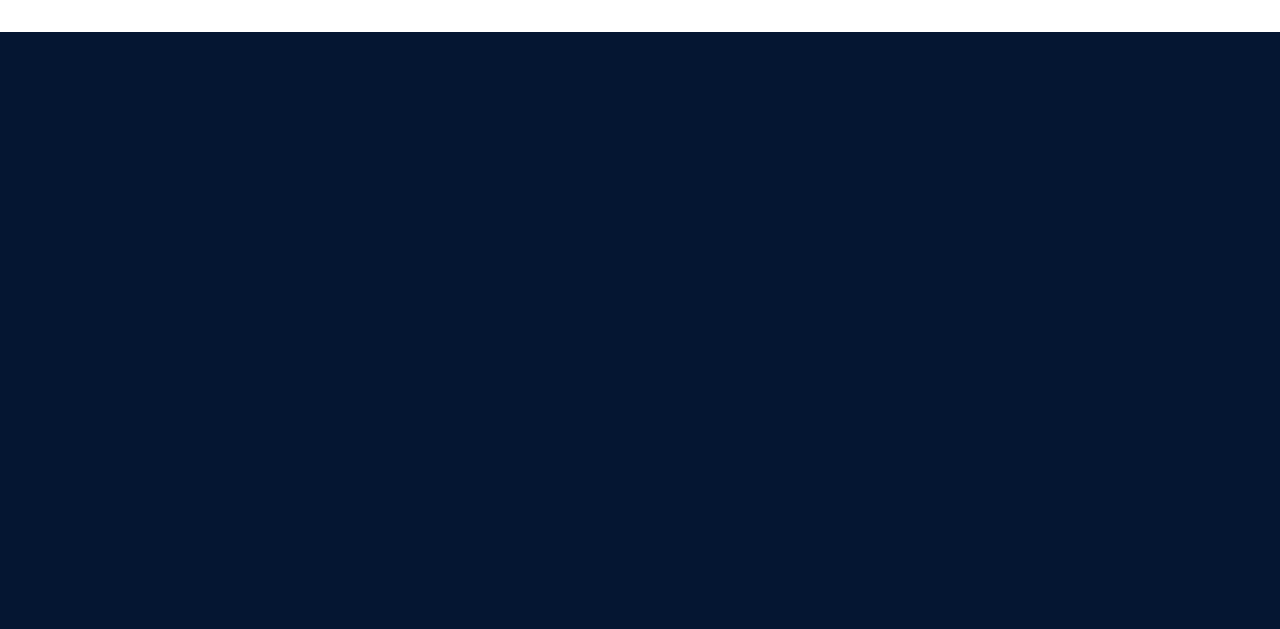
<file: privacy.html>
<!doctype html>
<html lang="en">
<head>
<meta charset="utf-8">
<meta name="viewport" content="width=device-width, initial-scale=1">
<meta name="robots" content="noindex, nofollow">
<title>Privacy policy | Morel Électricité</title>
<meta name="description" content="Privacy policy of the Morel Électricité website.">
<meta name="theme-color" content="#0D3178">
<link rel="icon" href="favicon.svg" type="image/svg+xml">
<link rel="preload" href="titres-700.woff2" as="font" type="font/woff2" crossorigin>
<link rel="preload" href="texte.woff2" as="font" type="font/woff2" crossorigin>
<link rel="stylesheet" href="style.css?v=e8752f01">
<link rel="stylesheet" href="demo.css">
</head>
<body class="page-simple">
<aside class="demo-bandeau" aria-label="Demo website"><span><b>Orbitoile demo website.</b> Morel Électricité is a fictional business.</span><a href="https://orbitoile.fr/en/">I want a website like this one</a></aside>
<svg class="sprite" aria-hidden="true"><symbol id="i-ampoule" viewBox="0 0 24 24"><path d="M9 18h6M10 22h4M12 2a7 7 0 0 0-4 12.7c.6.5 1 1.3 1 2.3h6c0-1 .4-1.8 1-2.3A7 7 0 0 0 12 2z"/></symbol><symbol id="i-borne" viewBox="0 0 24 24"><path d="M15 7h1a2 2 0 0 1 2 2v6a2 2 0 0 1-2 2h-2M6 7H4a2 2 0 0 0-2 2v6a2 2 0 0 0 2 2h1M22 11v2M11 6l-4 6h6l-4 6"/></symbol><symbol id="i-bouclier" viewBox="0 0 24 24"><path d="M12 22s8-4 8-10V5l-8-3-8 3v7c0 6 8 10 8 10z"/><path d="m9 12 2 2 4-4"/></symbol><symbol id="i-cle" viewBox="0 0 24 24"><path d="M14.7 6.3a1 1 0 0 0 0 1.4l1.6 1.6a1 1 0 0 0 1.4 0l3.77-3.77a6 6 0 0 1-7.94 7.94l-6.91 6.91a2.12 2.12 0 0 1-3-3l6.91-6.91a6 6 0 0 1 7.94-7.94z"/></symbol><symbol id="i-coche" viewBox="0 0 24 24"><circle cx="12" cy="12" r="10"/><path d="m8 12.5 2.6 2.6L16.5 9"/></symbol><symbol id="i-eclair" viewBox="0 0 24 24"><path d="M13 2 3 14h9l-1 8 10-12h-9l1-8z"/></symbol><symbol id="i-etoile" viewBox="0 0 24 24"><path d="m12 2 3.09 6.26L22 9.27l-5 4.87 1.18 6.88L12 17.77l-6.18 3.25L7 14.14 2 9.27l6.91-1.01z"/></symbol><symbol id="i-fermer" viewBox="0 0 24 24"><path d="M18 6 6 18M6 6l12 12"/></symbol><symbol id="i-fleche" viewBox="0 0 24 24"><path d="M5 12h14M13 5l7 7-7 7"/></symbol><symbol id="i-horloge" viewBox="0 0 24 24"><circle cx="12" cy="12" r="10"/><path d="M12 6v6l4 2"/></symbol><symbol id="i-mail" viewBox="0 0 24 24"><rect x="2" y="4" width="20" height="16" rx="2"/><path d="m22 7-10 6L2 7"/></symbol><symbol id="i-maison" viewBox="0 0 24 24"><path d="m3 10 9-7 9 7v10a2 2 0 0 1-2 2H5a2 2 0 0 1-2-2z"/><path d="M9 22V12h6v10"/></symbol><symbol id="i-menu" viewBox="0 0 24 24"><path d="M4 7h16M4 12h16M4 17h16"/></symbol><symbol id="i-repere" viewBox="0 0 24 24"><path d="M20 10c0 6-8 12-8 12s-8-6-8-12a8 8 0 0 1 16 0z"/><circle cx="12" cy="10" r="3"/></symbol><symbol id="i-tableau" viewBox="0 0 24 24"><rect x="4" y="3" width="16" height="18" rx="2"/><path d="M8 7v4M12 7v4M16 7v4M8 15h8"/></symbol><symbol id="i-tel" viewBox="0 0 24 24"><path d="M22 16.92v3a2 2 0 0 1-2.18 2 19.8 19.8 0 0 1-8.63-3.07 19.5 19.5 0 0 1-6-6A19.8 19.8 0 0 1 2.12 4.18 2 2 0 0 1 4.11 2h3a2 2 0 0 1 2 1.72c.13.96.36 1.9.7 2.81a2 2 0 0 1-.45 2.11L8.09 9.91a16 16 0 0 0 6 6l1.27-1.27a2 2 0 0 1 2.11-.45c.9.34 1.85.57 2.81.7A2 2 0 0 1 22 16.92z"/></symbol></svg>
<a class="lien-evitement" href="#contenu">Skip to content</a>
<div class="bandeau">
  <div class="conteneur">
    <ul>
      <li><svg class="ico" aria-hidden="true"><use href="#i-tel"/></svg><a href="tel:+33639984127">06 39 98 41 27</a></li>
      <li><svg class="ico" aria-hidden="true"><use href="#i-mail"/></svg><a href="mailto:contact@morel-electricite.example">contact@morel-electricite.example</a></li>
    </ul>
    <p><svg class="ico" aria-hidden="true"><use href="#i-horloge"/></svg>Mon to Fri: 8:00 to 12:00 and 13:30 to 18:30</p>
  </div>
</div>
<header class="entete">
  <div class="conteneur entete-carte">
    <a class="logo" href="en.html"><span class="logo-icone"><svg class="ico" aria-hidden="true"><use href="#i-eclair"/></svg></span><span class="logo-texte"><span class="logo-nom">Morel</span><span class="logo-metier">Electrical services</span></span></a>
    <nav class="nav-pc" aria-label="Main menu"><ul><li><a href="en.html#services">Services</a></li><li><a href="en.html#apropos">About</a></li><li><a href="en.html#realisations">Past work</a></li><li><a href="en.html#avis">Reviews</a></li><li><a href="en.html#zones">Areas</a></li><li><a href="en.html#faq">FAQ</a></li></ul></nav>
    <a class="btn btn-accent btn-devis" href="en.html#contact">Free quote</a>
    <a class="appel-mobile" href="tel:+33639984127" aria-label="Call 06 39 98 41 27"><svg class="ico" aria-hidden="true"><use href="#i-tel"/></svg></a>
    <details class="menu-mobile">
      <summary aria-label="Open the menu"><svg class="ico ico-ouvrir" aria-hidden="true"><use href="#i-menu"/></svg><svg class="ico ico-fermer" aria-hidden="true"><use href="#i-fermer"/></svg></summary>
      <nav class="menu-panneau" aria-label="Mobile menu">
        <ul><li><a href="en.html#services">Services</a></li><li><a href="en.html#apropos">About</a></li><li><a href="en.html#realisations">Past work</a></li><li><a href="en.html#avis">Customer reviews</a></li><li><a href="en.html#zones">Service areas</a></li><li><a href="en.html#faq">Frequently asked questions</a></li></ul>
        <a class="btn btn-accent" href="en.html#contact">Request my quote</a>
      </nav>
    </details>
  </div>
</header>
<main id="contenu">
<section class="heros" id="haut"><div class="conteneur"><h1>Privacy policy</h1></div></section>
<div class="recouvre"><section class="texte-legal"><div class="conteneur"><div class="demo-encart"><p><strong>This website is a demo.</strong> The form sends and stores nothing. The text below shows the page provided with a real website.</p></div><h2>Data controller</h2><p>Julien Morel EI, 12 rue Exemple, 69003 Lyon. Contact: <a href="mailto:contact@morel-electricite.example">contact@morel-electricite.example</a>.</p><h2>Data collected</h2><p>Only what you send for a request: name, phone, email, town and message, through the form, by email or by phone. The form stores nothing on the website: it prepares an email that you send yourself from your own mailbox.</p><h2>Use</h2><p>This information is only used to reply to your request and draw up a quote. It is never sold, rented or used for advertising.</p><h2>Retention period</h2><p>Three years after the last exchange, then it is deleted. If a quote is signed, the documents are kept for the period required by law.</p><h2>Cookies and traffic measurement</h2><p>No cookies are set and no traffic measurement tool is used. So no banner is needed.</p><h2>Hosting</h2><p>The website is hosted by Infomaniak, in Switzerland, a country recognised by the European Commission as offering an adequate level of protection.</p><h2>Your rights</h2><p>You can ask to access, correct or delete your data, or object to its use, by writing to <a href="mailto:contact@morel-electricite.example">contact@morel-electricite.example</a>. If you disagree, you can contact the CNIL, the French data protection authority.</p><p><a href="https://www.cnil.fr/fr/plaintes">Contact the CNIL</a></p></div></section></div>
</main>
<footer class="pied">
  <div class="conteneur">
    <div class="pied-infos">
      <div><span class="pastille-ico"><svg class="ico" aria-hidden="true"><use href="#i-repere"/></svg></span><span><b>Service area</b><span>Lyon and the Lyon metropolitan area</span></span></div>
      <a href="tel:+33639984127"><span class="pastille-ico"><svg class="ico" aria-hidden="true"><use href="#i-tel"/></svg></span><span><b>Phone</b><span>06 39 98 41 27</span></span></a>
      <a href="mailto:contact@morel-electricite.example"><span class="pastille-ico"><svg class="ico" aria-hidden="true"><use href="#i-mail"/></svg></span><span><b>Email</b><span>contact@morel-electricite.example</span></span></a>
    </div>
    <div class="pied-colonnes">
      <div><a class="logo" href="en.html"><span class="logo-icone"><svg class="ico" aria-hidden="true"><use href="#i-eclair"/></svg></span><span class="logo-texte"><span class="logo-nom">Morel</span><span class="logo-metier">Electrical services</span></span></a><p>Electrician in Lyon since 2009: repairs, bringing installations up to standard, electrical renovation and EV chargers. One single contact, free quote within 48 hours.</p></div>
      <div><h3>Services</h3><ul><li><a href="en.html#services">Electrical repairs</a></li><li><a href="en.html#services">Bringing up to standard</a></li><li><a href="en.html#services">Full renovation</a></li><li><a href="en.html#services">Fuse box</a></li><li><a href="en.html#services">Lighting and home automation</a></li><li><a href="en.html#services">EV charger</a></li></ul></div>
      <div><h3>Areas</h3><ul><li><a href="en.html#zones">Lyon 1st</a></li><li><a href="en.html#zones">Lyon 2nd</a></li><li><a href="en.html#zones">Lyon 3rd</a></li><li><a href="en.html#zones">Lyon 4th</a></li><li><a href="en.html#zones">Lyon 5th</a></li><li><a href="en.html#zones">Lyon 6th</a></li></ul></div>
      <div><h3>Information</h3><ul><li><a href="en.html#apropos">About</a></li><li><a href="en.html#contact">Request a quote</a></li><li><a href="en.html#faq">Frequently asked questions</a></li><li><a href="legal-notice.html">Legal notice</a></li><li><a href="privacy.html">Privacy</a></li></ul></div>
    </div>
    <div class="pied-bas">
      <span>© 2026 Morel Électricité · Cookie-free website</span>
      
      <a href="https://orbitoile.fr/en/">Website created by Orbitoile</a>
    </div>
  </div>
</footer>
<div class="barre-mobile">
  <a class="btn btn-marque" href="tel:+33639984127"><svg class="ico" aria-hidden="true"><use href="#i-tel"/></svg>Call</a>
  <a class="btn btn-accent" href="en.html#contact">Free quote</a>
</div>
<script src="demo.js" defer></script>
<script src="site.js?v=4be8514f" defer></script>
</body>
</html>
</file>
<file: style.css>
/* Modèle artisan Orbitoile. Les couleurs sont calculées par le générateur (bloc :root ci-dessous). */
@font-face{font-family:"Titres";src:url(titres-700.woff2) format("woff2");font-weight:700;font-style:normal;font-display:swap}
@font-face{font-family:"Texte";src:url(texte.woff2) format("woff2");font-weight:100 900;font-style:normal;font-display:swap}

:root{--marque:#1652C8;--marque-fonce:#0D3178;--vif:#3370E9;--nuit:#061532;--texte:#405377;--titre:#0D1B35;--fond-doux:#EFF3FB;--ligne:#DEE7F7;--heros-1:#0A265C;--heros-2:#0D3177;--heros-3:#113E98;--accent:#F7C33B;--accent-clair:#F9D26C;--sur-accent:#061532;--marque-rgb:22 82 200;--vif-rgb:51 112 233;--nuit-rgb:6 21 50;--titre-rgb:13 27 53;--accent-rgb:247 195 59;}

:root{
  --rayon:18px;
  --rayon-g:28px;
  --ombre:0 1px 2px rgb(var(--titre-rgb) / .06),0 12px 32px -12px rgb(var(--titre-rgb) / .18);
  --ombre-g:0 30px 60px -24px rgb(var(--nuit-rgb) / .45);
  --h-entete:92px;
  --titres:"Titres","Arial Narrow",Arial,sans-serif;
  --corps:"Texte",system-ui,-apple-system,"Segoe UI",Roboto,Arial,sans-serif;
}

*,*::before,*::after{box-sizing:border-box}
html{scroll-behavior:smooth;scroll-padding-top:100px;-webkit-text-size-adjust:100%}
body{margin:0;font-family:var(--corps);font-size:1.0625rem;line-height:1.65;color:var(--texte);background:#fff;-webkit-font-smoothing:antialiased}
img{display:block;max-width:100%;height:auto}
a{color:inherit}
h1,h2,h3{font-family:var(--titres);font-weight:700;color:var(--titre);line-height:1.06;margin:0;letter-spacing:.005em}
h2{font-size:clamp(2rem,1.25rem + 2.3vw,3rem)}
h3{font-size:1.45rem;line-height:1.15}
p{margin:0 0 1em}
.sprite{position:absolute;width:0;height:0;overflow:hidden}
.ico{width:1.15em;height:1.15em;flex:none;fill:none;stroke:currentColor;stroke-width:2;stroke-linecap:round;stroke-linejoin:round}
.ico-plein{fill:currentColor;stroke:none}
.conteneur{width:min(1200px,100% - 40px);margin-inline:auto}
.lien-evitement{position:absolute;left:-999px;top:8px;background:var(--accent);color:var(--sur-accent);padding:10px 16px;border-radius:10px;z-index:100;font-weight:600}
.lien-evitement:focus{left:12px}
:focus-visible{outline:3px solid var(--accent);outline-offset:3px;border-radius:6px}
.services,.etapes,.realisations,.avis,.zones,.faq,.contact,.pied{content-visibility:auto;contain-intrinsic-size:auto 900px}

/* Boutons */
.btn{display:inline-flex;align-items:center;justify-content:center;gap:.6em;min-height:52px;padding:0 1.5em;border-radius:12px;font-family:var(--titres);font-size:1.08rem;letter-spacing:.06em;text-transform:uppercase;text-decoration:none;border:2px solid transparent;cursor:pointer;transition:transform .2s,background-color .2s,box-shadow .2s,color .2s}
.btn:hover{transform:translateY(-2px)}
.btn-accent{background:var(--accent);color:var(--sur-accent);box-shadow:0 10px 24px -10px rgb(var(--accent-rgb) / .75)}
.btn-accent:hover{background:var(--accent-clair)}
.btn-ligne{border-color:rgb(255 255 255 / .35);color:#fff;background:rgb(255 255 255 / .06)}
.btn-ligne:hover{background:rgb(255 255 255 / .14);border-color:rgb(255 255 255 / .6)}
.btn-marque{background:var(--marque);color:#fff}
.btn-marque:hover{background:var(--marque-fonce)}
.btn .ico{width:1.1em;height:1.1em}

/* Étiquette de section */
.etiquette{display:inline-flex;align-items:center;gap:.5em;font-family:var(--titres);font-size:.92rem;letter-spacing:.14em;text-transform:uppercase;color:var(--marque);background:#fff;border:1.5px solid var(--accent);border-radius:999px;padding:.32em 1em;margin-bottom:18px}
.etiquette::before{content:"";width:7px;height:7px;border-radius:50%;background:var(--accent)}
.etiquette-claire{background:rgb(255 255 255 / .08);color:#fff;border-color:rgb(var(--accent-rgb) / .7)}
.intro{max-width:640px;margin:18px auto 0;font-size:1.1rem}
.entete-section{text-align:center;margin-bottom:56px}

/* Bandeau du haut */
.bandeau{background:var(--nuit);color:rgb(255 255 255 / .82);font-size:.88rem}
.bandeau .conteneur{display:flex;justify-content:space-between;align-items:center;min-height:40px;gap:24px}
.bandeau a{text-decoration:none}
.bandeau a:hover{color:#fff}
.bandeau ul{display:flex;gap:26px;list-style:none;margin:0;padding:0}
.bandeau li,.bandeau p{display:flex;align-items:center;gap:8px;margin:0}
.bandeau .ico{color:var(--accent);width:15px;height:15px}

/* En-tête flottant */
.entete{position:sticky;top:10px;z-index:50;padding-top:10px}
.entete-carte{display:flex;align-items:center;gap:20px;background:#fff;border-radius:16px;padding:10px 12px 10px 18px;box-shadow:0 10px 30px -12px rgb(var(--nuit-rgb) / .35);min-height:68px}
.logo{display:flex;align-items:center;gap:10px;text-decoration:none;margin-right:auto;min-width:0}
.logo-icone{display:grid;place-items:center;flex:none;width:42px;height:42px;border-radius:11px;background:linear-gradient(140deg,var(--marque),var(--marque-fonce));color:var(--accent)}
.logo-icone .ico{width:22px;height:22px}
.logo-texte{display:flex;flex-direction:column;line-height:1;min-width:0}
.logo-nom{font-family:var(--titres);font-size:1.6rem;letter-spacing:.08em;color:var(--titre);text-transform:uppercase;white-space:nowrap}
.logo-metier{white-space:nowrap;font-size:.66rem;font-weight:600;letter-spacing:.2em;text-transform:uppercase;color:var(--marque);margin-top:3px}
.logo-image{height:46px;width:auto}
.nav-pc ul{display:flex;gap:4px;list-style:none;margin:0;padding:0}
.nav-pc a{display:block;padding:10px 13px;border-radius:10px;font-size:.95rem;font-weight:550;color:var(--titre);text-decoration:none;transition:background-color .2s,color .2s}
.nav-pc a:hover{background:var(--fond-doux);color:var(--marque)}
.entete .btn{min-height:46px;font-size:1rem;padding:0 1.2em}
.appel-mobile,.menu-mobile{display:none}

/* Héros */
.heros{position:relative;margin-top:calc(-1 * var(--h-entete));padding:calc(var(--h-entete) + 64px) 0 130px;background:radial-gradient(1000px 600px at 85% 10%,rgb(var(--vif-rgb) / .55),transparent 60%),radial-gradient(700px 500px at 0% 100%,rgb(var(--marque-rgb) / .5),transparent 60%),linear-gradient(160deg,var(--heros-1) 0%,var(--heros-2) 45%,var(--heros-3) 100%);color:#fff;overflow:hidden}
.heros::before{content:"";position:absolute;inset:0;background-image:linear-gradient(rgb(255 255 255 / .055) 1px,transparent 1px),linear-gradient(90deg,rgb(255 255 255 / .055) 1px,transparent 1px);background-size:56px 56px;-webkit-mask-image:radial-gradient(ellipse at 30% 40%,#000 20%,transparent 75%);mask-image:radial-gradient(ellipse at 30% 40%,#000 20%,transparent 75%);pointer-events:none}
.heros-grille{position:relative;display:grid;grid-template-columns:1.08fr .92fr;gap:64px;align-items:center}
.note{display:inline-flex;align-items:center;gap:10px;background:rgb(255 255 255 / .1);border:1px solid rgb(255 255 255 / .16);border-radius:999px;padding:7px 16px 7px 12px;font-size:.92rem;color:#fff;margin-bottom:26px}
.etoiles{display:inline-flex;gap:2px;color:var(--accent)}
.etoiles .ico{width:15px;height:15px}
.note strong{font-weight:650}
.heros h1{color:#fff;font-size:clamp(2.5rem,1.3rem + 4vw,4.4rem);line-height:.98;text-transform:uppercase;letter-spacing:.01em}
.heros h1 span{color:var(--accent)}
.heros-texte{font-size:1.16rem;color:rgb(255 255 255 / .84);max-width:560px;margin:24px 0 34px}
.heros-actions{display:flex;flex-wrap:wrap;gap:14px}
.garanties{display:flex;flex-wrap:wrap;gap:12px 28px;list-style:none;margin:40px 0 0;padding:28px 0 0;border-top:1px solid rgb(255 255 255 / .14)}
.garanties li{display:flex;align-items:center;gap:10px;font-size:.95rem;font-weight:550;color:#fff}
.garanties .ico{color:var(--accent);width:20px;height:20px}
.heros-visuel{position:relative}
.heros-photo{border-radius:var(--rayon-g);overflow:hidden;box-shadow:var(--ombre-g);aspect-ratio:4/5;border:1px solid rgb(255 255 255 / .18)}
.heros-photo img{width:100%;height:100%;object-fit:cover}
.pastille{position:absolute;display:flex;align-items:center;gap:14px;background:#fff;color:var(--titre);border-radius:16px;padding:14px 18px;box-shadow:var(--ombre-g)}
.pastille-bas{left:-36px;bottom:44px}
.pastille-haut{right:-18px;top:36px;flex-direction:column;align-items:flex-start;gap:0;padding:14px 18px}
.pastille-ico{display:grid;place-items:center;flex:none;width:44px;height:44px;border-radius:12px;background:var(--accent);color:var(--sur-accent)}
.pastille-ico .ico{width:22px;height:22px}
.pastille strong{display:block;font-family:var(--titres);font-size:1.25rem;line-height:1.1}
.pastille small{display:block;font-size:.85rem;color:var(--texte)}
.pastille-haut strong{font-size:2.1rem;color:var(--marque);line-height:1}

/* Bloc blanc arrondi qui recouvre le héros */
.recouvre{position:relative;margin-top:-56px;background:#fff;border-radius:40px 40px 0 0;z-index:1}

/* À propos */
.apropos{padding:110px 0 100px}
.apropos-grille{display:grid;grid-template-columns:1fr 1fr;gap:72px;align-items:center}
.apropos-visuel{position:relative;padding-bottom:110px}
.apropos-photo{width:78%;border-radius:var(--rayon-g);overflow:hidden;box-shadow:var(--ombre)}
.apropos-photo img{width:100%;aspect-ratio:1/1;object-fit:cover}
.confiance{position:absolute;right:0;bottom:0;width:60%;background:linear-gradient(160deg,var(--marque) 0%,var(--marque-fonce) 100%);color:#fff;border-radius:var(--rayon-g);padding:30px 30px 26px;box-shadow:var(--ombre-g)}
.sans-photo .apropos-visuel{padding-bottom:0}
.sans-photo .confiance{position:relative;width:auto}
.confiance-titre{font-family:var(--titres);font-weight:700;color:#fff;font-size:1.4rem;line-height:1.15;margin:0 0 14px}
.confiance ul{list-style:none;margin:0;padding:0}
.confiance li{display:flex;gap:12px;align-items:flex-start;padding:11px 0;border-top:1px solid rgb(255 255 255 / .14);font-size:.97rem;line-height:1.4}
.confiance li:first-child{border-top:0}
.confiance .ico{color:var(--accent);width:20px;height:20px;margin-top:1px}
.experience{display:flex;align-items:center;gap:22px;background:linear-gradient(120deg,var(--marque-fonce),var(--marque));border-radius:var(--rayon);padding:22px 26px;margin:28px 0;color:#fff}
.experience b{font-family:var(--titres);font-size:3.6rem;line-height:.9;color:var(--accent);white-space:nowrap}
.experience strong{display:block;font-family:var(--titres);font-size:1.3rem;letter-spacing:.04em;text-transform:uppercase}
.experience span{font-size:.95rem;color:rgb(255 255 255 / .86)}
.apropos-texte p strong{color:var(--titre)}
.signature{display:flex;align-items:center;gap:14px;margin:26px 0 30px}
.signature-initiales{display:grid;place-items:center;flex:none;width:52px;height:52px;border-radius:50%;background:var(--fond-doux);font-family:var(--titres);font-size:1.3rem;color:var(--marque)}
.signature b{display:block;color:var(--titre);font-size:1.02rem}
.signature span{font-size:.9rem}

/* Chiffres */
.chiffres{background:radial-gradient(800px 300px at 50% 0%,rgb(var(--vif-rgb) / .45),transparent 70%),linear-gradient(120deg,var(--nuit),var(--heros-1));color:#fff;padding:56px 0}
.chiffres ul{display:grid;grid-template-columns:repeat(var(--n,4),1fr);list-style:none;margin:0;padding:0}
.chiffres-2{--n:2}.chiffres-3{--n:3}
.chiffres li{padding:6px 32px;border-left:1px solid rgb(255 255 255 / .14)}
.chiffres li:first-child{border-left:0;padding-left:0}
.chiffres b{display:block;font-family:var(--titres);font-size:3.2rem;line-height:1;color:#fff}
.chiffres b i{font-style:normal;color:var(--accent)}
.chiffres strong{display:block;font-family:var(--titres);font-size:1.2rem;letter-spacing:.06em;text-transform:uppercase;color:var(--accent);margin:8px 0 6px}
.chiffres span{font-size:.94rem;color:rgb(255 255 255 / .8);line-height:1.5;display:block}

/* Services */
.services{padding:110px 0}
.services-grille{display:flex;flex-wrap:wrap;justify-content:center;gap:28px}
.services-grille>.carte{flex:0 1 calc((100% - 56px) / 3)}
.services-2>.carte,.services-4>.carte{flex-basis:calc((100% - 28px) / 2)}
.carte{display:flex;flex-direction:column;background:#fff;border:1px solid var(--ligne);border-radius:var(--rayon-g);overflow:hidden;box-shadow:var(--ombre);transition:transform .25s,box-shadow .25s}
.carte:hover{transform:translateY(-6px);box-shadow:0 2px 4px rgb(var(--titre-rgb) / .06),0 28px 50px -20px rgb(var(--titre-rgb) / .3)}
.carte-photo{position:relative}
.carte-photo img{width:100%;aspect-ratio:3/2;object-fit:cover}
.carte-ico{position:absolute;left:24px;bottom:-24px;display:grid;place-items:center;width:52px;height:52px;border-radius:14px;background:var(--accent);color:var(--sur-accent);box-shadow:0 10px 20px -8px rgb(var(--accent-rgb) / .8)}
.carte-ico .ico{width:24px;height:24px}
.carte-sans-photo .carte-photo{height:56px;background:linear-gradient(120deg,var(--marque-fonce),var(--marque))}
.carte-corps{display:flex;flex-direction:column;flex:1;padding:42px 26px 26px}
.carte h3{margin-bottom:14px}
.coches{list-style:none;margin:0 0 22px;padding:0}
.coches li{display:flex;gap:10px;align-items:flex-start;padding:5px 0;font-size:.97rem;line-height:1.45}
.coches .ico{color:#17864A;width:19px;height:19px;margin-top:1px}
.carte-lien{margin-top:auto;display:inline-flex;align-items:center;gap:8px;font-family:var(--titres);font-size:1.02rem;letter-spacing:.06em;text-transform:uppercase;color:var(--marque);text-decoration:none;padding-top:18px;border-top:1px solid var(--ligne)}
.carte-lien .ico{transition:transform .2s}
.carte-lien:hover .ico{transform:translateX(4px)}

/* Étapes */
.etapes{padding:100px 0;background:var(--fond-doux)}
.etapes ol{display:grid;grid-template-columns:repeat(var(--n,4),1fr);gap:24px;list-style:none;margin:0;padding:0;counter-reset:etape;position:relative}
.etapes-3 ol{--n:3}
.etapes ol::before{content:"";position:absolute;top:32px;left:12%;right:12%;height:2px;background:repeating-linear-gradient(90deg,var(--marque) 0 10px,transparent 10px 18px);opacity:.35}
.etapes li{position:relative;text-align:center;padding:0 10px}
.etapes li::before{counter-increment:etape;content:counter(etape);display:grid;place-items:center;width:64px;height:64px;margin:0 auto 22px;border-radius:50%;background:#fff;border:2px solid var(--marque);font-family:var(--titres);font-size:1.7rem;color:var(--marque);position:relative;box-shadow:0 0 0 8px var(--fond-doux)}
.etapes li:last-child::before{background:var(--accent);border-color:var(--accent);color:var(--sur-accent)}
.etapes h3{font-size:1.3rem;margin-bottom:8px}
.etapes p{font-size:.97rem;margin:0}

/* Réalisations */
.realisations{padding:110px 0}
.realisations-tete{display:grid;grid-template-columns:1.1fr .9fr;gap:40px;align-items:end;margin-bottom:48px}
.realisations-tete p{margin-bottom:20px}
.galerie{display:grid;grid-template-columns:repeat(4,1fr);grid-auto-rows:250px;gap:18px;list-style:none;margin:0;padding:0}
.galerie-6{grid-template-areas:"a a b c" "d e b f"}
.galerie-5{grid-template-areas:"a a b c" "d e b c"}
.galerie-4{grid-template-areas:"a a b c" "a a b d"}
.galerie-3{grid-template-areas:"a a b c" "a a b c"}
.galerie li{position:relative;border-radius:var(--rayon);overflow:hidden;background:var(--fond-doux)}
.galerie li:nth-child(1){grid-area:a}.galerie li:nth-child(2){grid-area:b}.galerie li:nth-child(3){grid-area:c}
.galerie li:nth-child(4){grid-area:d}.galerie li:nth-child(5){grid-area:e}.galerie li:nth-child(6){grid-area:f}
.galerie figure{margin:0;height:100%}
.galerie img{width:100%;height:100%;object-fit:cover;transition:transform .6s}
.galerie li:hover img{transform:scale(1.05)}
.galerie figcaption{position:absolute;inset:auto 0 0 0;padding:40px 18px 16px;background:linear-gradient(transparent,rgb(var(--nuit-rgb) / .88));color:#fff;font-size:.9rem;line-height:1.35}
.galerie figcaption b{display:block;font-family:var(--titres);font-size:1.18rem;letter-spacing:.02em}

/* Avis */
.avis{padding:100px 0;background:linear-gradient(#fff,var(--fond-doux))}
.avis-grille{display:grid;grid-template-columns:.8fr 2.2fr;gap:28px;align-items:stretch}
.avis-grille.sans-note{grid-template-columns:1fr}
.avis-resume{background:var(--nuit);color:#fff;border-radius:var(--rayon-g);padding:34px 30px;display:flex;flex-direction:column;justify-content:center;background-image:radial-gradient(400px 300px at 100% 0%,rgb(var(--vif-rgb) / .5),transparent 70%)}
.avis-resume b{font-family:var(--titres);font-size:4.4rem;line-height:1}
.avis-resume .etoiles .ico{width:22px;height:22px}
.avis-resume p{color:rgb(255 255 255 / .82);margin:10px 0 24px;font-size:.97rem}
.avis-resume .btn{align-self:flex-start;min-height:46px;font-size:.98rem}
.avis-cartes{display:grid;grid-template-columns:repeat(var(--n,3),1fr);gap:20px;list-style:none;margin:0;padding:0}
.avis-cartes-1{--n:1}.avis-cartes-2{--n:2}
.avis-cartes li{background:#fff;border:1px solid var(--ligne);border-radius:var(--rayon);padding:26px 24px;display:flex;flex-direction:column;box-shadow:var(--ombre)}
.avis-cartes blockquote{margin:14px 0 22px;font-size:.98rem;color:var(--titre);line-height:1.55}
.auteur{display:flex;align-items:center;gap:12px;margin-top:auto}
.auteur-initiale{display:grid;place-items:center;flex:none;width:42px;height:42px;border-radius:50%;font-weight:700;color:#fff;background:var(--marque)}
.av2 .auteur-initiale{background:#17864A}.av3 .auteur-initiale{background:#B43C0A}
.auteur b{display:block;color:var(--titre);font-size:.96rem;line-height:1.2}
.auteur span{font-size:.85rem}

/* Zones */
.zones{padding:100px 0}
.zones-grille{display:grid;grid-template-columns:repeat(3,1fr);gap:20px}
.zone{background:var(--fond-doux);border-radius:var(--rayon);padding:26px 24px}
.zone h3{display:flex;align-items:center;gap:10px;font-size:1.3rem;margin-bottom:16px}
.zone h3 .ico{color:var(--marque);width:22px;height:22px}
.zone ul{display:flex;flex-wrap:wrap;gap:8px;list-style:none;margin:0;padding:0}
.zone li{background:#fff;border:1px solid var(--ligne);border-radius:999px;padding:6px 14px;font-size:.92rem;color:var(--titre)}
.zone-appel{display:flex;flex-direction:column;justify-content:center;background:linear-gradient(150deg,var(--marque),var(--marque-fonce));color:#fff}
.zone-appel h3{color:#fff}
.zone-appel p{color:rgb(255 255 255 / .86);font-size:.97rem}
.zone-appel .btn{align-self:flex-start;min-height:46px;font-size:.98rem}

/* FAQ */
.faq{padding:30px 0 110px}
.faq-grille{display:grid;grid-template-columns:1fr 1fr;gap:16px 24px;align-items:start}
.faq-courte{grid-template-columns:1fr;max-width:760px;margin-inline:auto}
.faq details{margin-bottom:12px;background:#fff;border:1px solid var(--ligne);border-radius:16px;box-shadow:0 1px 2px rgb(var(--titre-rgb) / .04);transition:border-color .2s}
.faq details[open]{border-color:var(--marque)}
.faq summary{display:flex;justify-content:space-between;align-items:center;gap:16px;padding:20px 22px;cursor:pointer;list-style:none;font-weight:650;color:var(--titre);font-size:1.02rem;line-height:1.4}
.faq summary::-webkit-details-marker{display:none}
.faq summary::after{content:"+";flex:none;display:grid;place-items:center;width:30px;height:30px;border-radius:50%;background:var(--fond-doux);color:var(--marque);font-size:1.3rem;font-weight:500;line-height:1;transition:transform .25s}
.faq details[open] summary::after{transform:rotate(45deg)}
.faq details p{padding:0 22px 20px;margin:0;font-size:.98rem}

/* Contact */
.contact{position:relative;padding:110px 0;color:#fff;background:var(--nuit)}
.contact-fond{position:absolute;inset:0;overflow:hidden}
.contact-fond img{width:100%;height:100%;object-fit:cover;opacity:.32}
.contact-fond::after{content:"";position:absolute;inset:0;background:linear-gradient(100deg,rgb(var(--nuit-rgb) / .96) 0%,rgb(var(--nuit-rgb) / .85) 45%,rgb(var(--nuit-rgb) / .6) 100%)}
.contact-grille{position:relative;display:grid;grid-template-columns:.95fr 1.05fr;gap:64px;align-items:center}
.contact h2{color:#fff}
.contact-texte>p{color:rgb(255 255 255 / .86);font-size:1.1rem;margin:20px 0 26px;max-width:480px}
.contact-points{list-style:none;margin:0 0 34px;padding:0}
.contact-points li{display:flex;align-items:center;gap:12px;padding:7px 0;font-weight:550}
.contact-points .ico{color:var(--accent);width:22px;height:22px}
.formulaire{background:#fff;color:var(--texte);border-radius:var(--rayon-g);padding:38px 36px;box-shadow:var(--ombre-g)}
.formulaire h3{font-size:1.9rem;margin-bottom:24px}
.champs{display:grid;grid-template-columns:1fr 1fr;gap:16px 18px}
.champ{display:flex;flex-direction:column;gap:7px}
.champ-large{grid-column:1/-1}
.champ label{font-size:.82rem;font-weight:650;letter-spacing:.06em;text-transform:uppercase;color:var(--titre)}
.champ input,.champ select,.champ textarea{font:inherit;font-size:1rem;color:var(--titre);background:var(--fond-doux);border:1.5px solid transparent;border-radius:12px;padding:13px 15px;min-height:50px;width:100%;transition:border-color .2s,background-color .2s}
.champ textarea{min-height:110px;resize:vertical}
.champ input:focus,.champ select:focus,.champ textarea:focus{outline:none;border-color:var(--marque);background:#fff}
.piege{position:absolute;left:-9999px;width:1px;height:1px;overflow:hidden}
.formulaire .btn{width:100%;margin-top:22px}
.rgpd{font-size:.82rem;margin:14px 0 0;text-align:center}
.etat{margin:14px 0 0;font-weight:600;color:var(--titre);text-align:center}
.etat:empty{display:none}

/* Pied de page */
.pied{background:var(--nuit);color:rgb(255 255 255 / .78);padding:70px 0 0;font-size:.95rem;position:relative;overflow:hidden}
.pied::before{content:"";position:absolute;inset:0;background-image:radial-gradient(rgb(255 255 255 / .07) 1px,transparent 1.4px);background-size:18px 18px;-webkit-mask-image:radial-gradient(ellipse at 70% 30%,#000,transparent 70%);mask-image:radial-gradient(ellipse at 70% 30%,#000,transparent 70%);pointer-events:none}
.pied .conteneur{position:relative}
.pied-infos{display:grid;grid-template-columns:repeat(3,1fr);gap:20px;margin-bottom:60px}
.pied-infos a,.pied-infos div{display:flex;align-items:center;gap:16px;background:linear-gradient(120deg,var(--marque),var(--heros-3));border-radius:var(--rayon);padding:22px 24px;text-decoration:none;color:#fff;transition:transform .2s;min-width:0}
.pied-infos a:hover{transform:translateY(-3px)}
.pied-infos b{display:block;font-family:var(--titres);font-size:1.15rem;letter-spacing:.03em}
.pied-infos span span{font-size:.92rem;color:rgb(255 255 255 / .86);overflow-wrap:anywhere}
.pied-colonnes{display:grid;grid-template-columns:1.4fr 1fr 1fr 1fr;gap:40px;padding-bottom:50px}
.pied .logo-nom{color:#fff}
.pied .logo-metier{color:var(--accent)}
.pied .logo-image{background:#fff;border-radius:10px;padding:6px;height:58px}
.pied-colonnes p{margin:18px 0 0;max-width:330px;line-height:1.6}
.pied h3{color:#fff;font-size:1.2rem;letter-spacing:.08em;text-transform:uppercase;margin-bottom:16px}
.pied ul{list-style:none;margin:0;padding:0}
.pied li{padding:2px 0}
.pied-colonnes li a{display:inline-block;padding:3px 0}
.pied-colonnes a{text-decoration:none;transition:color .2s}
.pied-colonnes a:hover{color:#fff}
.pied-bas{border-top:1px solid rgb(255 255 255 / .1);padding:20px 0;display:flex;justify-content:space-between;align-items:center;flex-wrap:wrap;gap:12px;font-size:.85rem}
.pied-bas a{text-decoration:none;display:inline-block;padding:3px 0}
.pied-bas a:hover{color:#fff}
.reseaux{display:flex;flex-wrap:wrap;gap:6px 18px}

/* Pages simples (mentions, confidentialité, page introuvable) */
.page-simple .heros{padding-bottom:110px}
.page-simple .heros h1{font-size:clamp(2.2rem,1.4rem + 3vw,3.6rem)}
.texte-legal{padding:80px 0 100px}
.texte-legal .conteneur{max-width:820px}
.texte-legal h2{font-size:1.7rem;margin:42px 0 12px}
.texte-legal h2:first-child{margin-top:0}
.texte-legal a{color:var(--marque)}

/* Barre d'appel sur téléphone */
.barre-mobile{display:none}

/* Tablette */
@media (max-width:1080px){
  .nav-pc{display:none}
  .menu-mobile{display:block;position:relative}
  .heros-grille,.apropos-grille,.contact-grille{grid-template-columns:1fr;gap:56px}
  .heros-visuel{max-width:560px}
  .pastille-bas{left:-12px}
  .pastille-haut{right:-8px}
  .services-grille>.carte{flex-basis:calc((100% - 28px) / 2)}
  .chiffres ul{grid-template-columns:repeat(2,1fr);gap:32px 0}
  .chiffres li:nth-child(3){border-left:0;padding-left:0}
  .avis-grille{grid-template-columns:1fr}
  .zones-grille{grid-template-columns:repeat(2,1fr)}
  .realisations-tete{grid-template-columns:1fr;gap:10px}
  .pied-colonnes{grid-template-columns:1fr 1fr}
}
/* Téléphone */
@media (max-width:860px){
  :root{--h-entete:78px}
  body{font-size:1rem;padding-bottom:76px}
  .bandeau{display:none}
  .entete{top:8px;padding-top:8px}
  .entete-carte{min-height:60px;padding:8px 8px 8px 14px;gap:8px;border-radius:14px}
  .entete .btn-devis{display:none}
  .logo-icone{width:38px;height:38px}
  .logo-nom{font-size:1.4rem}
  .logo-image{height:40px}
  .appel-mobile{display:grid;place-items:center;flex:none;width:44px;height:44px;border-radius:11px;background:var(--accent);color:var(--sur-accent)}
  .menu-mobile summary{display:grid;place-items:center;width:44px;height:44px;border-radius:11px;background:var(--fond-doux);color:var(--titre);cursor:pointer;list-style:none}
  .menu-mobile summary::-webkit-details-marker{display:none}
  .menu-mobile .ico-fermer{display:none}
  .menu-mobile[open] .ico-ouvrir{display:none}
  .menu-mobile[open] .ico-fermer{display:block}
  .menu-panneau{position:absolute;right:0;top:calc(100% + 18px);width:min(320px,calc(100vw - 32px));background:#fff;border-radius:18px;box-shadow:var(--ombre-g);padding:10px}
  .menu-panneau ul{list-style:none;margin:0;padding:0}
  .menu-panneau a{display:block;padding:13px 14px;border-radius:10px;text-decoration:none;color:var(--titre);font-weight:600}
  .menu-panneau a:hover{background:var(--fond-doux)}
  .menu-panneau .btn{display:flex;color:var(--sur-accent);margin-top:6px}
  .heros{padding:calc(var(--h-entete) + 40px) 0 100px}
  .heros-texte{font-size:1.05rem;margin:20px 0 28px}
  .heros-actions .btn{flex:1 1 100%}
  .garanties{gap:10px 20px;margin-top:30px;padding-top:22px}
  .heros-photo{aspect-ratio:5/4}
  .heros-photo img{object-position:center 30%}
  .pastille-bas{left:12px;bottom:-26px;padding:12px 14px}
  .pastille-haut{right:12px;top:12px;padding:10px 14px}
  .pastille-haut strong{font-size:1.6rem}
  .recouvre{border-radius:28px 28px 0 0;margin-top:-40px}
  .apropos,.services,.realisations,.contact{padding:80px 0}
  .etapes,.avis,.zones{padding:76px 0}
  .faq{padding:10px 0 80px}
  .entete-section{margin-bottom:40px}
  .apropos-visuel{padding-bottom:0}
  .apropos-photo{width:100%}
  .apropos-photo img{aspect-ratio:5/4}
  .confiance{position:relative;width:auto;margin:-60px 16px 0;padding:24px 22px 18px}
  .sans-photo .confiance{margin:0}
  .experience{gap:16px;padding:18px 20px}
  .experience b{font-size:2.8rem}
  .chiffres{padding:48px 0}
  .chiffres ul{gap:28px 0}
  .chiffres li{padding:0 0 0 18px}
  .chiffres li:nth-child(odd){border-left:0;padding-left:0}
  .chiffres b{font-size:2.5rem}
  .chiffres strong{font-size:1.05rem}
  .chiffres span{font-size:.88rem}
  .services-grille>.carte{flex-basis:100%}
  .avis-cartes,.zones-grille,.faq-grille,.pied-infos{grid-template-columns:1fr}
  .etapes ol{grid-template-columns:1fr;gap:28px}
  .etapes ol::before{top:0;bottom:0;left:31px;right:auto;width:2px;height:auto;background:repeating-linear-gradient(180deg,var(--marque) 0 10px,transparent 10px 18px)}
  .etapes li{display:grid;grid-template-columns:64px 1fr;gap:0 18px;text-align:left;padding:0}
  .etapes li::before{grid-row:1/3;margin:0}
  .etapes h3{align-self:end;margin:6px 0 4px}
  .galerie{grid-template-columns:1fr 1fr;grid-auto-rows:170px;gap:12px}
  .galerie-6{grid-template-areas:"a a" "b c" "b d" "e f"}
  .galerie-5{grid-template-areas:"a a" "b c" "b d" "e e"}
  .galerie-4{grid-template-areas:"a a" "b c" "b d"}
  .galerie-3{grid-template-areas:"a a" "b c" "b c"}
  .galerie figcaption{padding:30px 12px 10px;font-size:.8rem}
  .galerie figcaption b{font-size:1rem}
  .formulaire{padding:28px 20px}
  .champs{grid-template-columns:1fr}
  .pied-colonnes{grid-template-columns:1fr;gap:30px}
  .barre-mobile{display:grid;grid-template-columns:1fr 1.25fr;gap:10px;position:fixed;left:0;right:0;bottom:0;z-index:60;padding:10px 12px calc(10px + env(safe-area-inset-bottom));background:rgb(255 255 255 / .96);border-top:1px solid var(--ligne);box-shadow:0 -10px 30px -12px rgb(var(--nuit-rgb) / .25)}
  .barre-mobile .btn{min-height:50px;padding:0 1em;font-size:1rem}
  .page-simple .heros{padding-bottom:90px}
  .texte-legal{padding:60px 0 80px}
}
@media (max-width:400px){
  .logo-metier{letter-spacing:.12em;font-size:.6rem}
  .logo-nom{font-size:1.3rem}
}

@media (prefers-reduced-motion:reduce){
  *,*::before,*::after{transition:none!important;animation:none!important;scroll-behavior:auto!important}
}
</file>
<file: demo.css>
/* Ajouts de la démonstration Orbitoile (le modèle lui-même n'est pas modifié). */
.demo-bandeau{background:#0b1f4a;color:#fff;font:500 .95rem/1.35 system-ui,-apple-system,"Segoe UI",Roboto,sans-serif;padding:10px 16px;display:flex;flex-wrap:wrap;align-items:center;justify-content:center;gap:8px 16px;text-align:center}
.demo-bandeau b{font-weight:700}
.demo-bandeau a{display:inline-block;background:#fff;color:#0b1f4a;font-weight:700;text-decoration:none;border-radius:999px;padding:7px 16px;white-space:nowrap}
.demo-bandeau a:hover,.demo-bandeau a:focus-visible{background:#dbe7ff}
.demo-note{display:block;margin:14px auto 0;max-width:46em;font-size:.92rem;font-style:italic;opacity:.85;text-align:center}
.demo-note-form{margin:0 0 14px;text-align:left;max-width:none}
.demo-encart{border:2px solid currentColor;border-radius:12px;padding:14px 18px;margin:0 0 28px}
.demo-encart p{margin:.3em 0}
</file>
